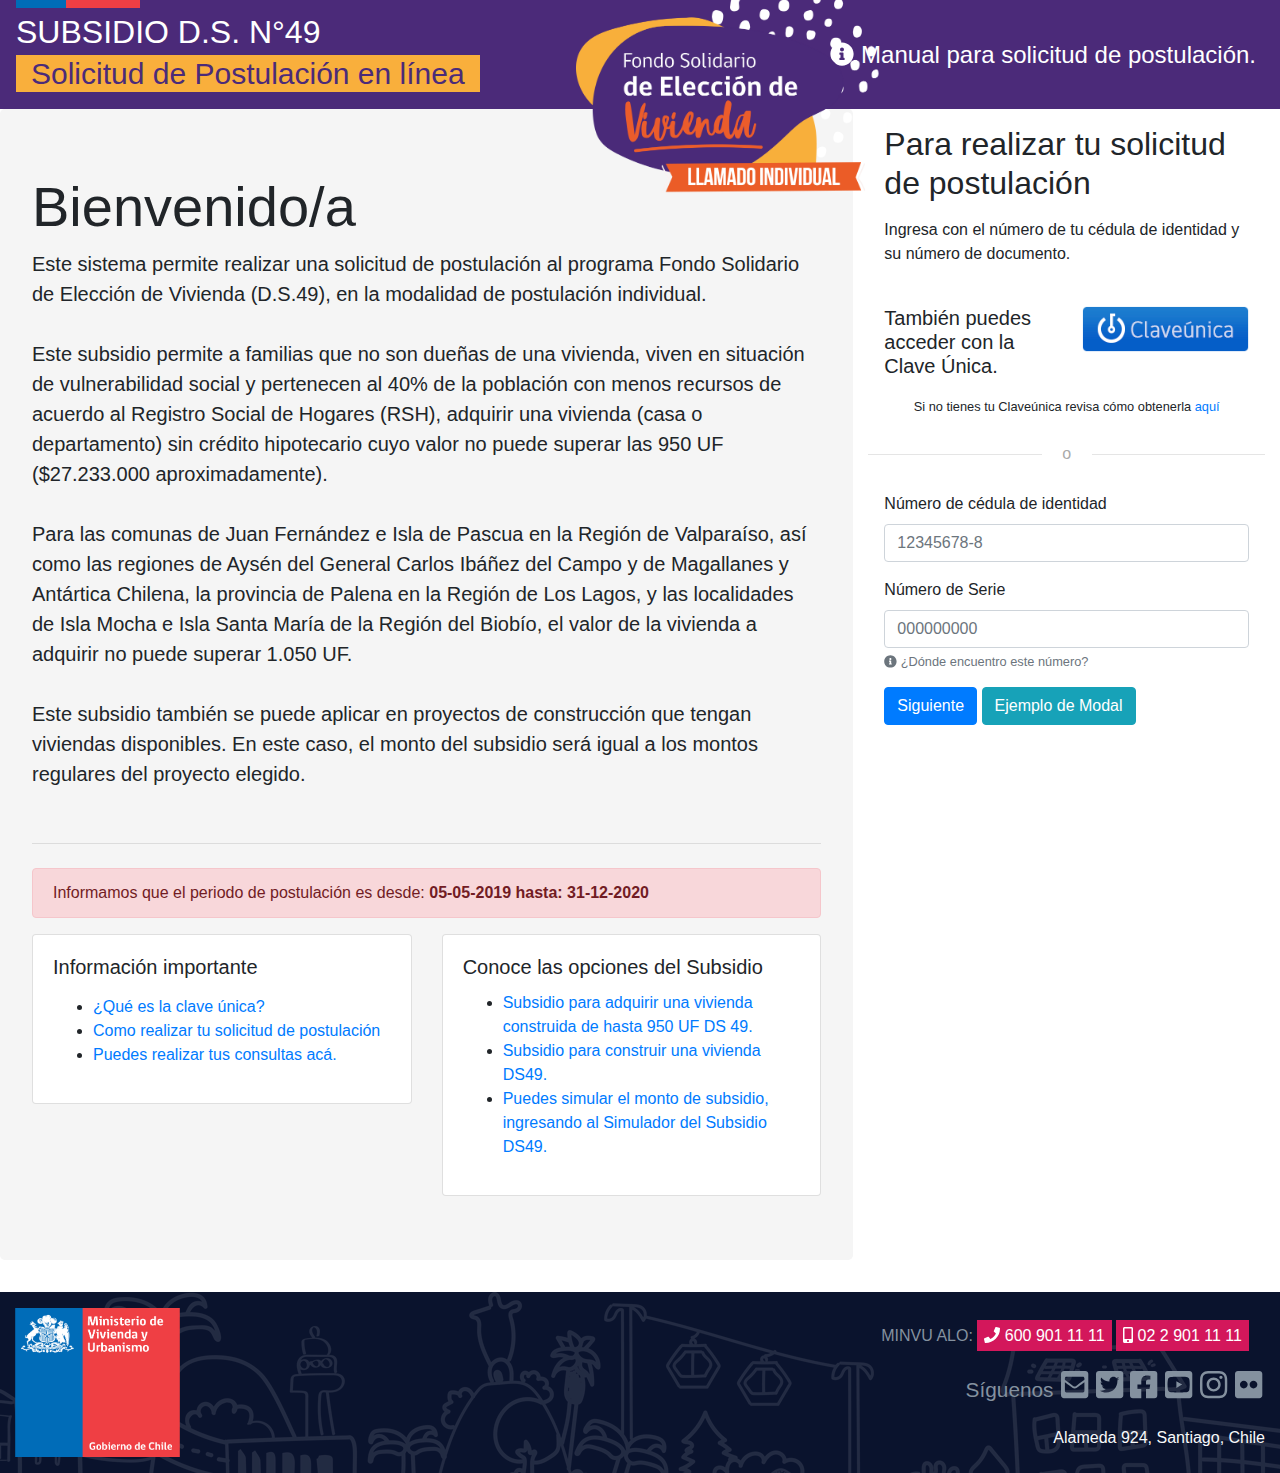
<file: index.html>
<!DOCTYPE html>
<html lang="en">
<head>
<meta charset="utf-8">
<meta http-equiv="X-UA-Compatible" content="IE=edge">
<meta name="viewport" content="width=device-width, initial-scale=1">
<title>Portal de Postulación</title>
<link rel="icon" type="image/png" href="images/favicon.ico" />
<!-- Bootstrap -->
<link href="css/bootstrap-4.4.1.css" rel="stylesheet">
<link href="css/all.css" rel="stylesheet">
<link href="css/ds49.css" rel="stylesheet">
<!--load all styles --> 
<script defer src="js/all.js"></script> <!--load all styles -->


</head>
<body>
<div class="ds49">
  <nav class="navbar navbar-expand-lg navbar-light bg-primary"> <a class="navbar-brand" href="#">
    <h2>Subsidio D.S. N°49</h2>
    <span>Solicitud de Postulación en línea</span> <img class="logo-campana" src="images/logo-ds49.png" alt="DS49 Llamado Individual"> </a>
    <button class="navbar-toggler" type="button" data-toggle="collapse" data-target="#navbarNav" aria-controls="navbarNav" aria-expanded="false" aria-label="Toggle navigation"> <span class="navbar-toggler-icon"></span> </button>
    <div class="collapse navbar-collapse" id="navbarNav">
      <ul class="navbar-nav justify-content-end w-100">
        <li class="nav-item active"> <a class="nav-link manual" href="#"><i class="fas fa-info-circle"></i> Manual para solicitud de postulación.</a> </li>
      </ul>
    </div>
  </nav>
  <!-- body code goes here -->
  
  <div class="container-fluid ">
    <div class="row">
      <div class="col col-sm-6 col-md-8 p-0">
        <div class="jumbotron ds49">
          <h1 class="display-4">Bienvenido/a</h1>
          <p class="lead">Este <strong>sistema permite realizar una solicitud de postulación</strong> al programa Fondo Solidario de Elección de Vivienda (D.S.49), en la modalidad de postulación individual.<br>
            <br>
            Este <strong>subsidio permite a familias que no son dueñas de una vivienda</strong>, viven en situación de vulnerabilidad social y pertenecen al <strong>40% de la población</strong> con menos recursos de acuerdo al Registro Social de Hogares (RSH), <strong>adquirir una vivienda</strong> (casa o departamento) sin crédito hipotecario cuyo valor no puede superar las 950 UF ($27.233.000 aproximadamente).  <br>
            <br>
			  Para las comunas de Juan Fernández e Isla de Pascua en la Región de Valparaíso, así como las regiones de Aysén del General Carlos Ibáñez del Campo y de Magallanes y Antártica Chilena, la provincia de Palena en la Región de Los Lagos, y las localidades de Isla Mocha e Isla Santa María de la Región del Biobío, <strong>el valor de la vivienda a adquirir no puede superar 1.050 UF.</strong> <br>
            <br>

            Este subsidio <strong>también se puede aplicar en proyectos de construcción que tengan viviendas disponibles.</strong> En este caso, el monto del subsidio será igual a los montos regulares del proyecto elegido.

			<br>
            <br>
          </p>
			<hr class="my-4">
          <div class="alert alert-danger">Informamos que el periodo de postulación es desde: <strong>05-05-2019 hasta: 31-12-2020</strong></div>
          <div class="row">
            <div class="col-sm-6">
              <div class="card">
                <div class="card-body">
                  <h5 class="card-title">Información importante</h5>
                  <p class="card-text">
                  <ul>
                    <li><a href="http://postulacionds49.minvu.cl/Home/ClaveUnica" target="_blank">¿Qué es la clave única? </a></li>
                    <li><a href="http://postulacionds49.minvu.cl/Manual_Usuario_Subsidio_DS49.pdf" target="_blank">Como realizar tu solicitud de postulación </a></li>
                    <li><a href="https://www.minvu.cl/contactenos/formulario-de-contacto/" target="_blank">Puedes realizar tus consultas acá.</a></li>
                  </ul>
                  </p>
                </div>
              </div>
            </div>
            <div class="col-sm-6">
              <div class="card">
                <div class="card-body">
                  <h5 class="card-title">Conoce las opciones del Subsidio</h5>
                  <ul>
                    <li><a href="https://www.minvu.cl/beneficio/vivienda/subsidio-para-comprar-una-vivienda-construida-de-hasta-950-uf-ds49/" target="_blank">Subsidio para adquirir una vivienda construida de hasta 950 UF DS 49.</a></li>
                    <li><a href="https://www.minvu.cl/beneficio/vivienda/subsidio-para-adquirir-una-vivienda-construida-de-hasta-950-uf-ds49/" target="_blank">Subsidio para construir una vivienda DS49.</a></li>
                    <li><a href="http://simuladorsubsidiods49.minvu.cl/" target="_blank">Puedes simular el monto de subsidio, ingresando al Simulador del Subsidio DS49.</a></li>
                  </ul>
                </div>
              </div>
            </div>
          </div>
          
        </div>
      </div>
      <div class="col col-sm-6 col-md-4">
        <div class="row p-3">
		<div class="col-12 mb-4">
            <h2 class="mb-3">Para realizar tu solicitud de postulación </h2>
            <p>Ingresa con el número de tu cédula de identidad y su número de documento. </p>
          </div>
          <div class="col-12 col-sm-12 col-sm-12 col-lg-12 col-xl-6 text-left">
            <h5>También puedes acceder con la Clave Única.</h5>
          </div>
          <div class="col-12 col-sm-12 col-sm-12 col-lg-12 col-xl-6 text-center"> <a href="#" title="Clave unica" class="rsh_btn"> <img class="img-fluid" src="images/btn_claveunica_202px.png"> </a> </div>
          <div class="col text-center pt-2"> <small>Si no tienes tu Claveúnica revisa cómo obtenerla <a href="https://claveunica.gob.cl/#steps" target="_blank">aquí</a></small></div>
        </div>
        <div class="login-or">
          <hr class="hr-or">
          <span class="span-or">o</span> </div>
        <div class="p-3">
          
          <form>
            <div class="form-group">
              <label for="exampleInputEmail1">Número de cédula de identidad</label>
              <input type="text" class="form-control" id="exampleInputEmail1" aria-describedby="emailHelp" placeholder="12345678-8">
            </div>
            <div class="form-group">
              <label for="exampleInputPassword1">Número de Serie</label>
              <input type="text" class="form-control" id="exampleInputPassword1" placeholder="000000000">
              <a href="" data-toggle="modal" data-target="#modalcarnet"><small class="form-text text-muted"><i class="fas fa-info-circle"></i> ¿Dónde encuentro este número?</small> </a></div>
            
  	  
			  
			  <!-- Modal -->
<div class="modal fade" id="modalcarnet" tabindex="-1" role="dialog" aria-labelledby="modalcarnetLabel" aria-hidden="true">
  <div class="modal-dialog modal-lg modal-dialog-centered" role="document">
    <div class="modal-content">
      <div class="modal-header">
        <h5 class="modal-title" id="exampleModalLabel">Serie de Cédula</h5>
        <button type="button" class="close" data-dismiss="modal" aria-label="Close">
          <span aria-hidden="true">&times;</span>
        </button>
      </div>
      <div class="modal-body">
       <div class="container-fluid">
                      <div class="row">
                        <div class="col-md-6">Cédula Nueva<br>
                          <img src="images/SD_ CI NUEVA VF.png" class="img-fluid" alt=""/></div>
                        <div class="col-md-6 ml-auto">Cédula Antigua<br>
                          <img src="images/SD_ CI ANTIGUA VF.png" class="img-fluid" alt=""/></div>
                      </div>
	  </div>
      </div>
      <div class="modal-footer">
        <button type="button" class="btn btn-danger" data-dismiss="modal">Cerrar</button> 
      </div>
    </div>
  </div>
</div>
            
            <a href="form.html" class="btn btn-primary">Siguiente</a>
			 
			<button type="button" class="btn btn-info" data-toggle="modal" data-target="#modalejemplo">Ejemplo de Modal</button>  
            
			  
			<!-- Modal Ejemplo -->
            <div class="modal fade" id="modalejemplo" tabindex="-1" role="dialog" aria-labelledby="modalejemploLabel" aria-hidden="true">
  <div class="modal-dialog modal-lg modal-dialog-centered" role="document">
    <div class="modal-content">
      <div class="modal-header">
        <h5 class="modal-title" id="exampleModalLabel">Titulo de Contenido</h5>
        <button type="button" class="close" data-dismiss="modal" aria-label="Close">
          <span aria-hidden="true">&times;</span>
        </button>
      </div>
      <div class="modal-body">
       Lorem Ipsum is simply dummy text of the printing and typesetting industry. Lorem Ipsum has been the industry's standard dummy text ever since the 1500s, when an unknown printer took a galley of type and scrambled it to make a type specimen book. It has survived not only five centuries, but also the leap into electronic typesetting, remaining essentially unchanged. 
		 <hr>
		  <div class="alert alert-primary" role="alert">
  It was popularised in the 1960s with the release of Letraset sheets containing Lorem Ipsum passages, and more recently with desktop publishing software like Aldus PageMaker including versions of Lorem Ipsum.
</div>
		  
      </div>
      <div class="modal-footer">
        <button type="button" class="btn btn-danger" data-dismiss="modal">Cerrar</button> 
      </div>
    </div>
  </div>
</div>
			  
			  <!-- Fin de Modal Ejemplo -->
			  
          </form>
        </div>
      </div>
    </div>
  </div>
</div>
<div id="footer">
  <div class="container-fluid">
    <div class="footer_top">
      <div class="row">
        <div class="col-md-2 logo mb-3"> <img src="images/logo-minvu.svg" alt="http://Minvu"> </div>
        <div class="col-md-10 text-right">
          <div class="contacto p-3"> MINVU ALO: <a href="tel:6009011111" class="fono1" title="Teléfono"><i class="fas fa-phone"></i> 600 901 11 11</a> <a href="tel:0229011111" class="fono1" title="Teléfono"><i class="fas fa-mobile-alt"></i> 02 2 901 11 11</a></div>
          <ul class="redes">
            <li>Síguenos</li>
            <li> <a href="https://www.minvu.cl/contactenos/formulario-de-contacto/" title="Contacto"><i class="fab fas fa-envelope-square"></i></a> </li>
            <li> <a href="https://twitter.com/Minvu" target="_blank" title="Twitter"><i class="fab fa-twitter-square"></i></a> </li>
            <li> <a href="https://www.facebook.com/MinvuChile" target="_blank" title="Facebook"><i class="fab fa-facebook-square"></i></a> </li>
            <li> <a href="https://www.youtube.com/user/Minvuchile" target="_blank" title="Youtube"><i class="fab fa-youtube-square"></i></a> </li>
            <li> <a href="https://www.instagram.com/minvuchile/" target="_blank" title="Instagram"><i class="fab fa-instagram"></i></a> </li>
            <li> <a href="https://www.flickr.com/photos/minvu/sets/" target="_blank" title="Flickr"><i class="fab fa-flickr"></i></a> </li>
          </ul>
          <p class="text-light mb-2">Alameda 924, Santiago, Chile</p>
        </div>
      </div>
    </div>
  </div>
</div>
</div>
<!-- jQuery (necessary for Bootstrap's JavaScript plugins) --> 
<script src="js/jquery-3.4.1.min.js"></script> 

<!-- Include all compiled plugins (below), or include individual files as needed --> 
<script src="js/popper.min.js"></script> 
<script src="js/bootstrap-4.4.1.js"></script>
</body>
</html>
</file>
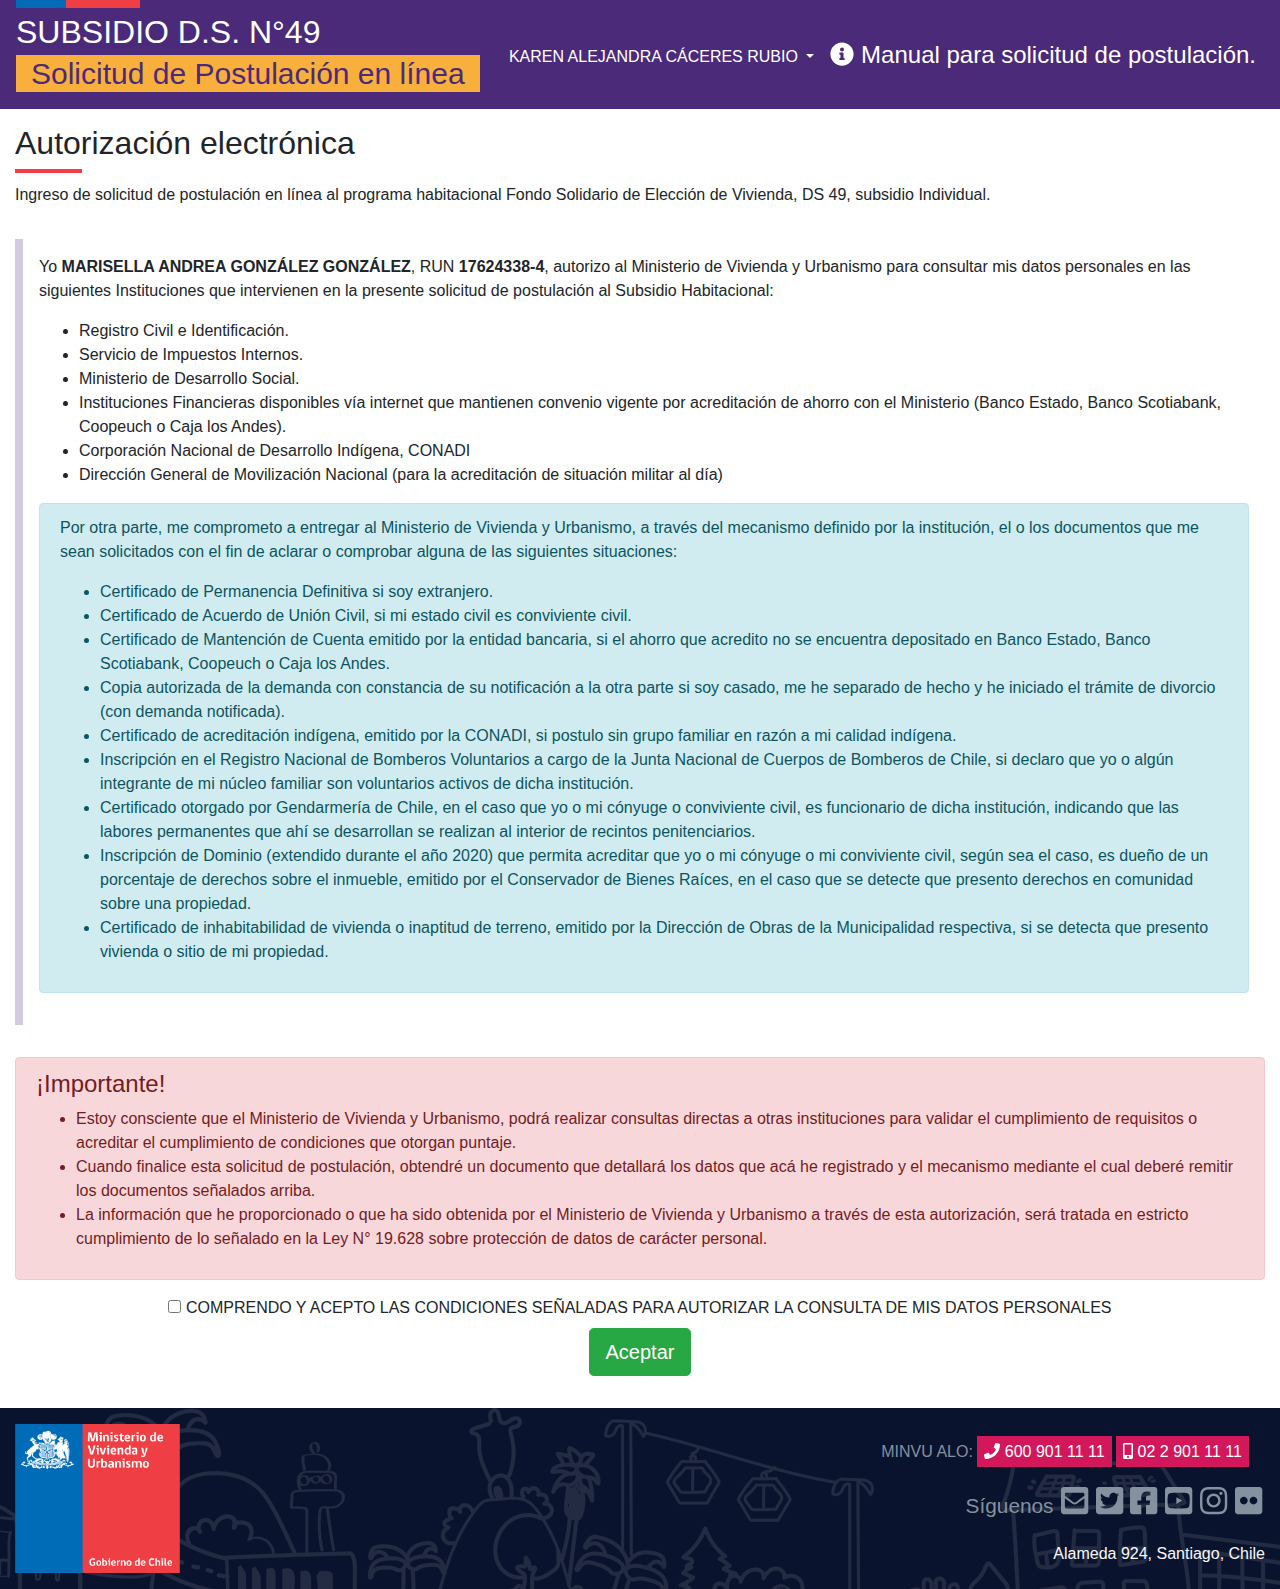
<file: contrato.html>
<!DOCTYPE html>
<html lang="en">
<head>
<meta charset="utf-8">
<meta http-equiv="X-UA-Compatible" content="IE=edge">
<meta name="viewport" content="width=device-width, initial-scale=1">
<title>Portal de Postulación</title>
<link rel="icon" type="image/png" href="images/favicon.ico" />
<!-- Bootstrap -->
<link href="css/bootstrap-4.4.1.css" rel="stylesheet">
<link href="css/all.css" rel="stylesheet">
<link href="css/ds49.css" rel="stylesheet">
<!--load all styles --> 
<script defer src="js/all.js"></script> <!--load all styles --> 
<script defer src="js/step.js"></script> <!--load all styles -->
</head>
<body>
<div class="ds49">
  <nav class="navbar navbar-expand-lg navbar-light bg-primary"> <a class="navbar-brand" href="#">
    <h2>Subsidio D.S. N°49</h2>
    <span>Solicitud de Postulación en línea</span> </a>
    <button class="navbar-toggler" type="button" data-toggle="collapse" data-target="#navbarNav" aria-controls="navbarNav" aria-expanded="false" aria-label="Toggle navigation"> <span class="navbar-toggler-icon"></span> </button>
    <div class="collapse navbar-collapse" id="navbarNav">
      <ul class="navbar-nav justify-content-end w-100">
        <li class="nav-item dropdown pt-2"> <a class="nav-link dropdown-toggle" href="#" id="navbarDropdown" role="button" data-toggle="dropdown" aria-haspopup="true" aria-expanded="false"> KAREN ALEJANDRA CÁCERES RUBIO </a>
          <div class="dropdown-menu" aria-labelledby="navbarDropdown"> <a class="dropdown-item" href="#"><i class="fas fa-user"></i> Perfil</a>
            <div class="dropdown-divider"></div>
            <a class="dropdown-item" href="#"><i class="fas fa-sign-out-alt"></i> Salir</a> </div>
        </li>
        <li class="nav-item"> <a class="nav-link manual" href="#"><i class="fas fa-info-circle"></i> Manual para solicitud de postulación.</a> </li>
      </ul>
    </div>
  </nav>
  <!-- body code goes here -->
  
  <div class="container-fluid">
    <div class="row">
      <div class="col col-sm-12 col-md-12 contrato">
      <div class="page-header mb-4">
        <h1>Autorización electrónica</h1>
		  <p>Ingreso de solicitud de postulación en línea al programa habitacional Fondo Solidario de Elección de Vivienda, DS 49, subsidio Individual.</p>
      </div>
      
      
     
        
        <!--Informacion Persona-->
        <div class="form-horizontal"> 
 
<p>Yo <strong>MARISELLA ANDREA GONZÁLEZ GONZÁLEZ</strong>, RUN <strong>17624338-4</strong>, autorizo al Ministerio de Vivienda y Urbanismo para consultar mis datos personales en las siguientes Instituciones que intervienen en la presente solicitud de postulación al Subsidio Habitacional:</p>
<ul>
<li>Registro Civil e Identificación.</li>
<li>Servicio de Impuestos Internos.</li>
<li>Ministerio de Desarrollo Social.</li>
<li>Instituciones Financieras disponibles vía internet que mantienen convenio vigente por acreditación de ahorro con el Ministerio (Banco Estado, Banco Scotiabank, Coopeuch o Caja los Andes).</li>
<li>Corporación Nacional de Desarrollo Indígena, CONADI</li>
<li>Dirección General de Movilización Nacional (para la acreditación de situación militar al día)</li>
</ul>  

  <div class="alert alert-info">
  <p>Por otra parte, me comprometo a entregar al Ministerio de Vivienda y Urbanismo, a través del mecanismo definido por la institución, el o los documentos que me sean solicitados con el fin de aclarar o comprobar alguna de las siguientes situaciones:
  <ul>
  <li>Certificado de Permanencia Definitiva si soy extranjero.</li>
  <li>Certificado de Acuerdo de Unión Civil, si mi estado civil es conviviente civil.</li>
  <li>Certificado de Mantención de Cuenta emitido por la entidad bancaria, si el ahorro que acredito no se encuentra depositado en Banco Estado, Banco Scotiabank, Coopeuch o Caja los Andes.</li>
  <li>Copia autorizada de la demanda con constancia de su notificación a la otra parte si soy casado, me he separado de hecho y he iniciado el trámite de divorcio (con demanda notificada).</li>
  <li>Certificado de acreditación indígena, emitido por la CONADI, si postulo sin grupo familiar en razón a mi calidad indígena. </li>
  <li>Inscripción en el Registro Nacional de Bomberos Voluntarios a cargo de la Junta Nacional de Cuerpos de Bomberos de Chile, si declaro que yo o algún integrante de mi núcleo familiar son voluntarios activos de dicha institución. </li>
  <li>Certificado otorgado por Gendarmería de Chile, en el caso que yo o mi cónyuge o conviviente civil, es funcionario de dicha institución, indicando que las labores permanentes que ahí se desarrollan se realizan al interior de recintos penitenciarios.</li>
  <li>Inscripción de Dominio (extendido durante el año 2020) que permita acreditar que yo o mi cónyuge o mi conviviente civil, según sea el caso, es dueño de un porcentaje de derechos sobre el inmueble, emitido por el Conservador de Bienes Raíces, en el caso que se detecte que presento derechos en comunidad sobre una propiedad.</li>
  <li>Certificado de inhabitabilidad de vivienda o inaptitud de terreno, emitido por la Dirección de Obras de la Municipalidad respectiva, si se detecta que presento vivienda o sitio de mi propiedad.</li>
  </ul> </p>
  </div>     
       
        </div>
	<div class="alert alert-danger"><h4 class="alert-heading">¡Importante! </h4>
		
		<ul>
		<li>Estoy consciente que el Ministerio de Vivienda y Urbanismo, podrá realizar consultas directas a otras instituciones para validar el cumplimiento de requisitos o acreditar el cumplimiento de condiciones que otorgan puntaje.</li>
		<li>Cuando finalice esta solicitud de postulación, obtendré un documento que detallará los datos que acá he registrado y el mecanismo mediante el cual deberé remitir los documentos señalados arriba.</li>
		<li>La información que he proporcionado o que ha sido obtenida por el Ministerio de Vivienda y Urbanismo a través de esta autorización, será tratada en estricto cumplimiento de lo señalado en la Ley N° 19.628 sobre protección de datos de carácter personal.</li>

		</ul>	
		</div>
		
<div class="col-md-12" style="text-align:center">
                    <input class="" id="Autorizacion_Estado" name="Autorizacion.Estado" type="checkbox" value="true"><input name="Autorizacion.Estado" type="hidden" value="false">
                    <label>COMPRENDO Y ACEPTO LAS CONDICIONES SEÑALADAS PARA AUTORIZAR LA CONSULTA DE MIS DATOS PERSONALES </label>
</div>
		<div class="col-md-12" style="text-align:center">
                        <input type="submit" id="btnAceptar" value="Aceptar" class="btn-lg btn btn-success" onclick="ShowLoading();">
                    </div>
        
       
        
       
      
      
      
    </div>
  </div>
</div>
<div id="footer">
  <div class="container-fluid">
    <div class="footer_top">
      <div class="row">
        <div class="col-md-2 logo mb-3"> <img src="images/logo-minvu.svg" alt="http://Minvu"> </div>
        <div class="col-md-10 text-right">
          <div class="contacto p-3"> MINVU ALO: <a href="tel:6009011111" class="fono1" title="Teléfono"><i class="fas fa-phone"></i> 600 901 11 11</a> <a href="tel:0229011111" class="fono1" title="Teléfono"><i class="fas fa-mobile-alt"></i> 02 2 901 11 11</a></div>
          <ul class="redes">
            <li>Síguenos</li>
            <li> <a href="https://www.minvu.cl/contactenos/formulario-de-contacto/" title="Contacto"><i class="fab fas fa-envelope-square"></i></a> </li>
            <li> <a href="https://twitter.com/Minvu" target="_blank" title="Twitter"><i class="fab fa-twitter-square"></i></a> </li>
            <li> <a href="https://www.facebook.com/MinvuChile" target="_blank" title="Facebook"><i class="fab fa-facebook-square"></i></a> </li>
            <li> <a href="https://www.youtube.com/user/Minvuchile" target="_blank" title="Youtube"><i class="fab fa-youtube-square"></i></a> </li>
            <li> <a href="https://www.instagram.com/minvuchile/" target="_blank" title="Instagram"><i class="fab fa-instagram"></i></a> </li>
            <li> <a href="https://www.flickr.com/photos/minvu/sets/" target="_blank" title="Flickr"><i class="fab fa-flickr"></i></a> </li>
          </ul>
          <p class="text-light mb-2">Alameda 924, Santiago, Chile</p>
        </div>
      </div>
    </div>
  </div>
</div>

<!-- jQuery (necessary for Bootstrap's JavaScript plugins) --> 
<script src="js/jquery-3.4.1.min.js"></script> 

<!-- Include all compiled plugins (below), or include individual files as needed --> 
<script src="js/popper.min.js"></script>
<script src="js/bootstrap.bundle.min.js"></script> 
<script src="js/bootstrap-4.4.1.js"></script>
</body>
</html>
</file>
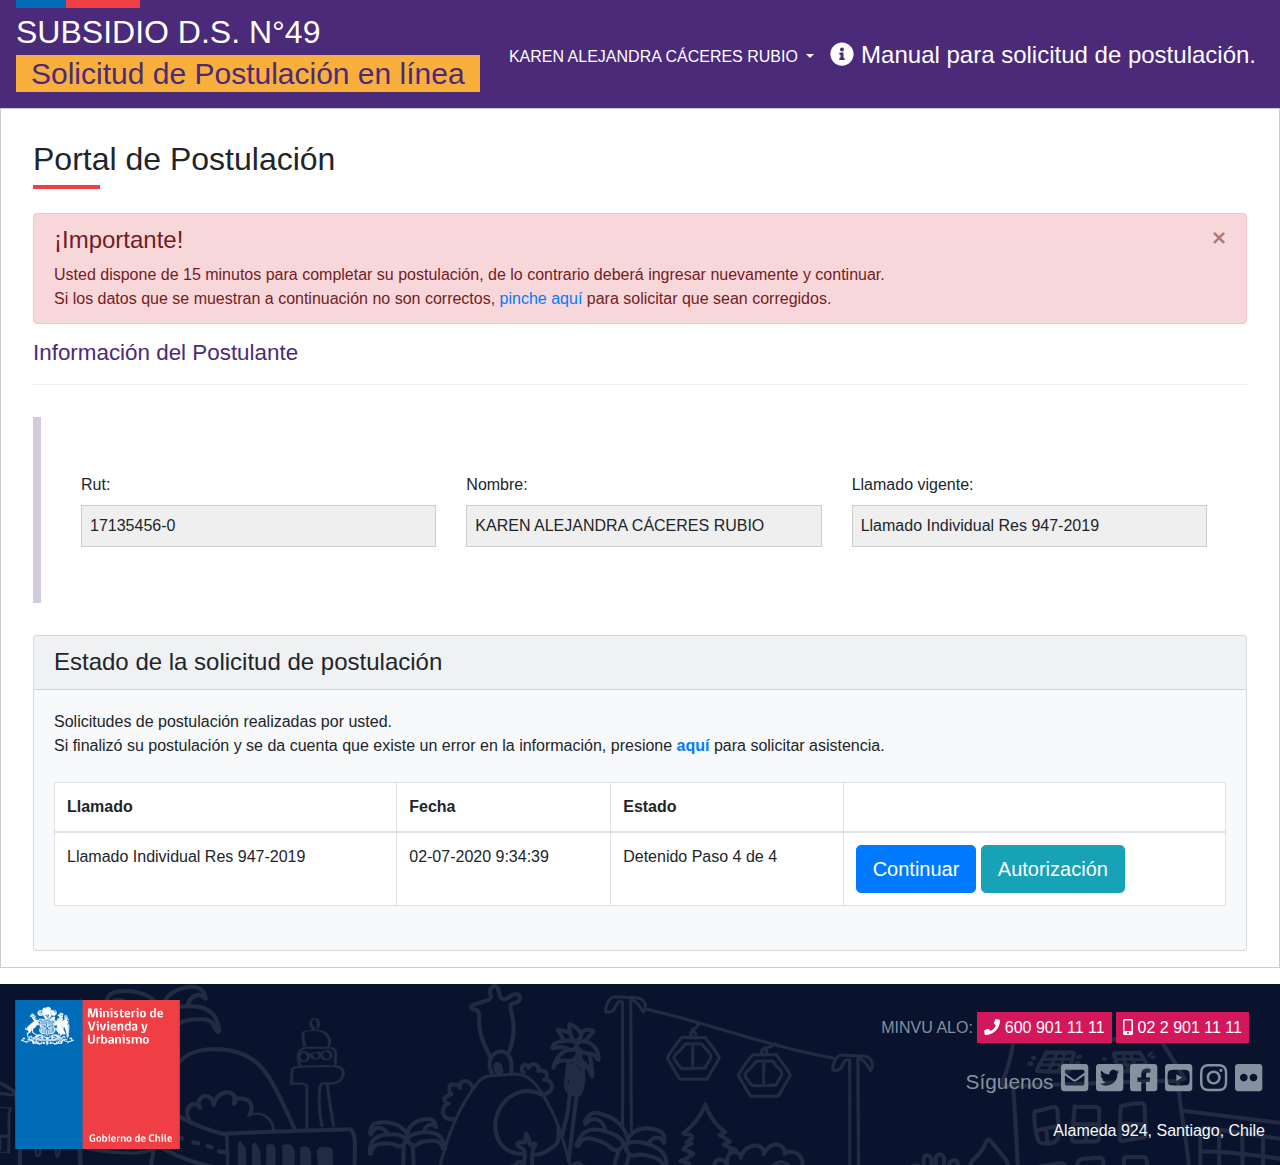
<file: form.html>
<!DOCTYPE html>
<html lang="en">
<head>
<meta charset="utf-8">
<meta http-equiv="X-UA-Compatible" content="IE=edge">
<meta name="viewport" content="width=device-width, initial-scale=1">
<title>Portal de Postulación</title>
<link rel="icon" type="image/png" href="images/favicon.ico" />
<!-- Bootstrap -->
<link href="css/bootstrap-4.4.1.css" rel="stylesheet">
<link href="css/all.css" rel="stylesheet">
<link href="css/ds49.css" rel="stylesheet">
<!--load all styles --> 
<script defer src="js/all.js"></script> <!--load all styles --> 
<script defer src="js/step.js"></script> <!--load all styles -->
</head>
<body>
<div class="ds49">
  <nav class="navbar navbar-expand-lg navbar-light bg-primary"> <a class="navbar-brand" href="#">
    <h2>Subsidio D.S. N°49</h2>
    <span>Solicitud de Postulación en línea</span> </a>
    <button class="navbar-toggler" type="button" data-toggle="collapse" data-target="#navbarNav" aria-controls="navbarNav" aria-expanded="false" aria-label="Toggle navigation"> <span class="navbar-toggler-icon"></span> </button>
    <div class="collapse navbar-collapse" id="navbarNav">
      <ul class="navbar-nav justify-content-end w-100">
        <li class="nav-item dropdown pt-2"> <a class="nav-link dropdown-toggle" href="#" id="navbarDropdown" role="button" data-toggle="dropdown" aria-haspopup="true" aria-expanded="false"> KAREN ALEJANDRA CÁCERES RUBIO </a>
          <div class="dropdown-menu" aria-labelledby="navbarDropdown"> <a class="dropdown-item" href="#"><i class="fas fa-user"></i> Perfil</a>
            <div class="dropdown-divider"></div>
            <a class="dropdown-item" href="#"><i class="fas fa-sign-out-alt"></i> Salir</a> </div>
        </li>
        <li class="nav-item"> <a class="nav-link manual" href="#"><i class="fas fa-info-circle"></i> Manual para solicitud de postulación.</a> </li>
      </ul>
    </div>
  </nav>
  <!-- body code goes here -->
  
  <div class="container-fluid">
    <div class="row">
      <div class="col col-sm-12 col-md-12 formulario">
      <div class="page-header mb-4">
        <h1>Portal de Postulación</h1>
      </div>
      <div class="alert alert-danger alert-dismissible" role="alert">
        <button type="button" class="close" data-dismiss="alert"><span aria-hidden="true">×</span><span class="sr-only">Close</span></button>
        <h4 class="alert-heading">¡Importante!</h4>
        Usted dispone de 15 minutos para completar su postulación, de lo contrario deberá ingresar nuevamente y continuar. <br>
        Si los datos que se muestran a continuación no son correctos, <a href="https://www.minvu.cl/contactenos/tramites/" target="_blank">pinche aquí</a> para solicitar que sean corregidos. </div>
      <h3 class="title-section">Información del Postulante</h3>
      <form action="/FormularioPortal" id="formPortal" method="post" novalidate="novalidate">
        <input name="__RequestVerificationToken" type="hidden" value="VbrmZVKIYdhy9T7cNUbat0q92koHByhvbJkUG_CarLzw1TytKQIEgR1vrpzp_IKhbQARwn154vw7LR3Ik-zLLAqiZE6UTBA3dEOogZpnoX0szz_JeB0s520YzkTl5ZKIOjFxtJBxwIncmd2wJaZDPQ2">
        <script type="text/javascript">
    $(document).ready(function () {

        var isValid = 'true';

        if (isValid != 'true') {
            $('#ValidationModal').modal('show');
        }

    });

</script>
        <div class="modal fade" id="ValidationModal" tabindex="-1" role="dialog" aria-labelledby="ModalLabel" aria-hidden="true">
          <div class="modal-dialog">
            <div class="modal-content">
              <div class="modal-header">
                <button type="button" class="close" data-dismiss="modal"><span aria-hidden="true">×</span><span class="sr-only">Cerrar</span></button>
                <h4 class="modal-title" id="ModalLabel">Observaciones</h4>
              </div>
              <div class="modal-body">
                <div class="validation-summary-valid" data-valmsg-summary="true" id="validationSummary">
                  <ul>
                    <li style="display:none"></li>
                  </ul>
                </div>
                <span id="mensajeValidacionAux" class="validation-summary-errors"></span> </div>
              <div class="modal-footer">
                <button type="button" class="btn btn-default" data-dismiss="modal">Cerrar</button>
              </div>
            </div>
          </div>
        </div>
        
        <!--Informacion Persona-->
        <div class="form-horizontal"> 
          
          <!--Hidden Stuff-->
          <input data-val="true" data-val-required="Los nombres son obligatorio." id="Persona_Nombres" name="Persona.Nombres" type="hidden" value="KAREN ALEJANDRA">
          <input data-val="true" data-val-required="El apellido paterno es obligatorio." id="Persona_ApellidoPaterno" name="Persona.ApellidoPaterno" type="hidden" value="CÁCERES">
          <input id="Persona_ApellidoMaterno" name="Persona.ApellidoMaterno" type="hidden" value="RUBIO">
          <input data-val="true" data-val-required="El genero es obligatorio." id="Persona_Sexo" name="Persona.Sexo" type="hidden" value="Femenino">
          <input type="hidden" id="hdn_estado_civil" value="1">
          <div class="form-group row p-4">
            <div class="col-md-4">
              <label class="control-label" for="Persona_Rut_RutCompleto">Rut: </label>
              <div class="control-display"> 17135456-0 </div>
            </div>
            <div class="col-md-4">
              <label class="control-label" for="Persona_NombreCompleto">Nombre: </label>
              <div class="control-display"> KAREN ALEJANDRA CÁCERES RUBIO </div>
            </div>
            <div class="col-md-4">
              <label class="control-label" for="Llamado_Nombre">Llamado vigente: </label>
              <div class="control-display"> Llamado Individual Res 947-2019 </div>
            </div>
          </div>
        </div>
        <div class="card bg-light">
          <h4 class="card-header">Estado de la solicitud de postulación</h4>
          <div class="card-body"> 
            <!--Solicitudes de postulacion--> 
            
            <!-- Notificación de ejemplo -->
            <p class="card-text"> Solicitudes de postulación realizadas por usted. <br>
              Si finalizó su postulación y se da cuenta que existe un error en la información, presione <strong><a href="http://portalsiac.minvu.cl/" target="_blank">aquí</a></strong> para solicitar asistencia.</p>
            <input type="hidden" id="hdn_estado_solicitud" value="4">
            <div class="table-responsive mt-4 mb-2 ">
              <table class="table table-bordered bg-white">
                <thead>
                  <tr>
                    <th> Llamado </th>
                    <th> Fecha </th>
                    <th> Estado </th>
                    <th> </th>
                  </tr>
                </thead>
                <tbody>
                  <tr>
                    <td> Llamado Individual Res 947-2019 </td>
                    <td> 02-07-2020 9:34:39 </td>
                    <td> Detenido Paso 4 de 4 </td>
                    <td><input data-val="true" data-val-number="The field idSolicitud must be a number." data-val-required="The idSolicitud field is required." id="hdnIdSolicitud" name="Solicitud.idSolicitud" type="hidden" value="205014">
                      <a href="form1.html" id="btnSave" value="Continuar" name="Command" class="btn-lg btn btn-primary">Continuar</a> <a href="contrato.html" value="Contrato" name="Command" class="btn-lg btn btn-info">Autorización</a></td>
                  </tr>
                </tbody>
              </table>
            </div>
          </div>
        </div>
       
        <div class="modal fade" id="FinProcesoDialog" tabindex="-1" role="dialog" aria-labelledby="ModalLabel" aria-hidden="true">
          <div class="modal-dialog">
            <div class="modal-content">
              <div class="modal-header">
                <button type="button" class="close" data-dismiss="modal"><span aria-hidden="true">×</span><span class="sr-only">Cerrar</span></button>
                <h4 class="modal-title" id="ModalLabel">¡Importante!</h4>
              </div>
              <div class="modal-body" style="text-align:center">
                <p>Estimad@ KAREN ALEJANDRA CÁCERES RUBIO</p>
                <p>¡El proceso de postulación ha finalizado de forma exitosa!</p>
                <p>Ahora puede <strong>descargar el comprobante de su postulación</strong> desde el portal.</p>
              </div>
              <div class="modal-footer">
                <button type="button" class="btn btn-default" data-dismiss="modal">Cerrar</button>
              </div>
            </div>
          </div>
        </div>
        <div class="modal fade" id="UnionCivil" tabindex="-1" role="dialog" aria-labelledby="ModalLabel" aria-hidden="true">
          <div class="modal-dialog">
            <div class="modal-content">
              <div class="modal-header">
                <button type="button" class="close" data-dismiss="modal"><span aria-hidden="true">×</span><span class="sr-only">Cerrar</span></button>
                <h4 class="modal-title" id="ModalLabel">¡Importante!</h4>
              </div>
              <div class="modal-body" style="text-align:center">
                <p>Estimad@ KAREN ALEJANDRA CÁCERES RUBIO</p>
                <p>No es posible cursar su postulación en línea, debido a que su estado civíl no ha sido informado por el Servicio de Registro Civíl e Identificación.</p>
                <p>Para efectuar su postulación debe acercarse al SERVIU más cercano reservando su hora <strong><a href="https://www.minvu.cl/contactenos/tramites/" target="_blank">aquí</a></strong>.</p>
              </div>
              <div class="modal-footer">
                <button type="button" class="btn btn-default" data-dismiss="modal">Cerrar</button>
              </div>
            </div>
          </div>
        </div>
      </form>
      <div class="modal fade" id="loading">
        <div class="modal-dialog">
          <div class="modal-content">
            <div class="modal-body" style="text-align:center">
              <p><span class="glyphicon glyphicon-refresh glyphicon-refresh-animate"></span> Espere mientras se realizan las validaciones necesarias para continuar con su postulación.</p>
            </div>
          </div>
          <!-- /.modal-content --> 
        </div>
        <!-- /.modal-dialog --> 
      </div>
      <!-- /.modal -->
      
      <div class="modal fade" id="loadingBanco">
        <div class="modal-dialog">
          <div class="modal-content">
            <div class="modal-body" style="text-align:center">
              <p><span class="glyphicon glyphicon-refresh glyphicon-refresh-animate"></span> Espere mientras se realiza la consulta a su entidad financiera.</p>
            </div>
          </div>
          <!-- /.modal-content --> 
        </div>
        <!-- /.modal-dialog --> 
      </div>
      <!-- /.modal --> 
      
    </div>
  </div>
</div>
<div id="footer">
  <div class="container-fluid">
    <div class="footer_top">
      <div class="row">
        <div class="col-md-2 logo mb-3"> <img src="images/logo-minvu.svg" alt="http://Minvu"> </div>
        <div class="col-md-10 text-right">
          <div class="contacto p-3"> MINVU ALO: <a href="tel:6009011111" class="fono1" title="Teléfono"><i class="fas fa-phone"></i> 600 901 11 11</a> <a href="tel:0229011111" class="fono1" title="Teléfono"><i class="fas fa-mobile-alt"></i> 02 2 901 11 11</a></div>
          <ul class="redes">
            <li>Síguenos</li>
            <li> <a href="https://www.minvu.cl/contactenos/formulario-de-contacto/" title="Contacto"><i class="fab fas fa-envelope-square"></i></a> </li>
            <li> <a href="https://twitter.com/Minvu" target="_blank" title="Twitter"><i class="fab fa-twitter-square"></i></a> </li>
            <li> <a href="https://www.facebook.com/MinvuChile" target="_blank" title="Facebook"><i class="fab fa-facebook-square"></i></a> </li>
            <li> <a href="https://www.youtube.com/user/Minvuchile" target="_blank" title="Youtube"><i class="fab fa-youtube-square"></i></a> </li>
            <li> <a href="https://www.instagram.com/minvuchile/" target="_blank" title="Instagram"><i class="fab fa-instagram"></i></a> </li>
            <li> <a href="https://www.flickr.com/photos/minvu/sets/" target="_blank" title="Flickr"><i class="fab fa-flickr"></i></a> </li>
          </ul>
          <p class="text-light mb-2">Alameda 924, Santiago, Chile</p>
        </div>
      </div>
    </div>
  </div>
</div>

<!-- jQuery (necessary for Bootstrap's JavaScript plugins) --> 
<script src="js/jquery-3.4.1.min.js"></script> 

<!-- Include all compiled plugins (below), or include individual files as needed --> 
<script src="js/popper.min.js"></script>
<script src="js/bootstrap.bundle.min.js"></script> 
<script src="js/bootstrap-4.4.1.js"></script>
</body>
</html>
</file>
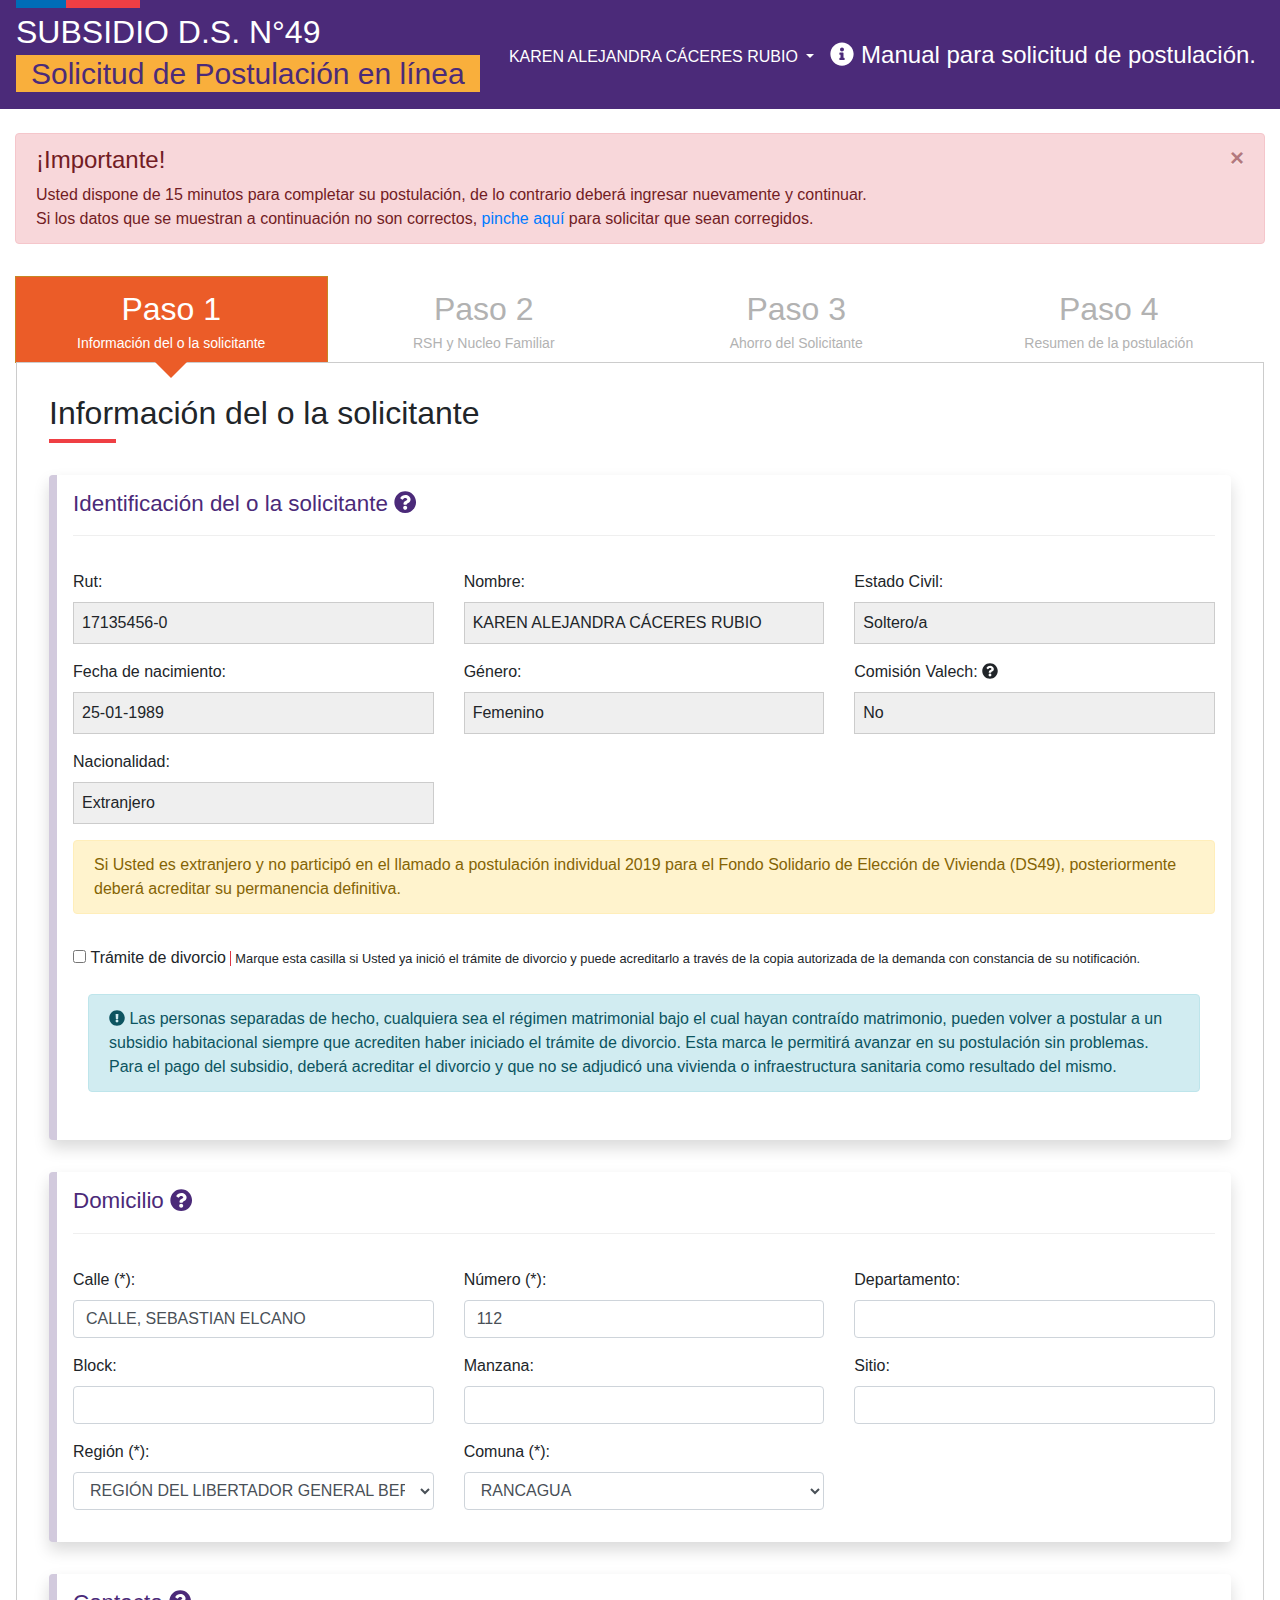
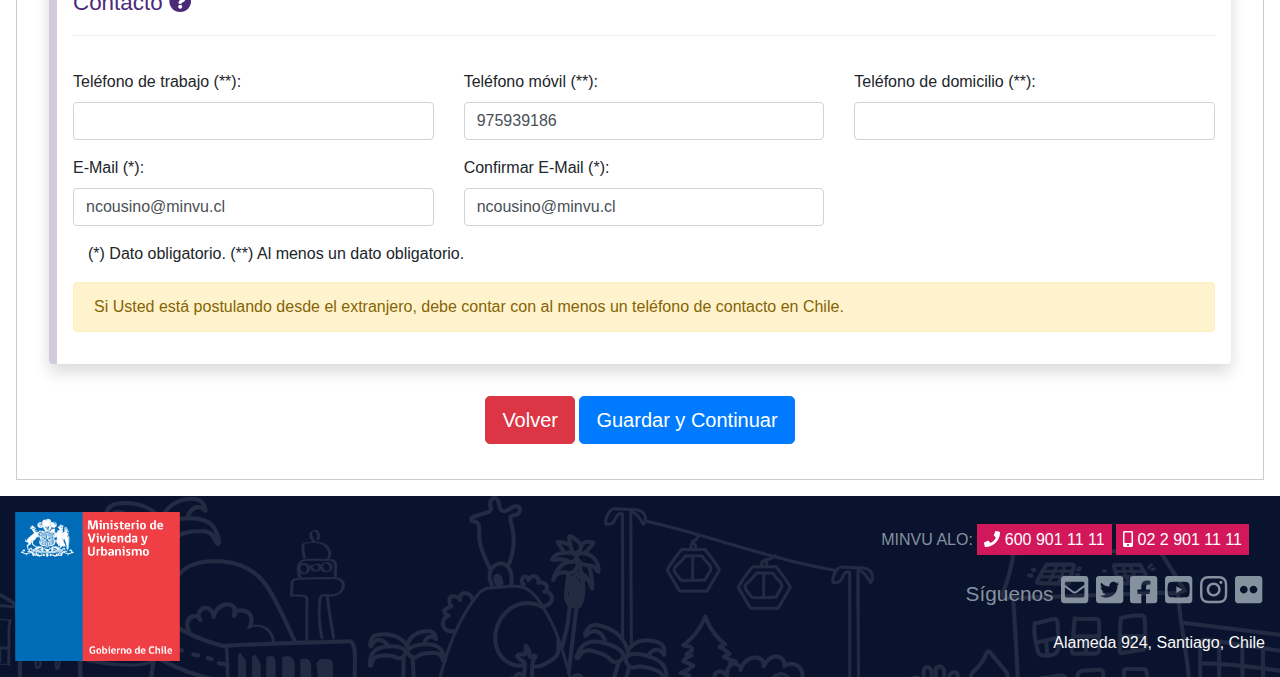
<file: form1.html>
<!DOCTYPE html>
<html lang="en">
<head>
<meta charset="utf-8">
<meta http-equiv="X-UA-Compatible" content="IE=edge">
<meta name="viewport" content="width=device-width, initial-scale=1">
<title>Portal de Postulación</title>
<link rel="icon" type="image/png" href="images/favicon.ico" />
<!-- Bootstrap -->
<link href="css/bootstrap-4.4.1.css" rel="stylesheet">
<link href="css/all.css" rel="stylesheet">
<link href="css/ds49.css" rel="stylesheet">
<!--load all styles --> 
<script defer src="js/all.js"></script> <!--load all styles --> 
<script defer src="js/step.js"></script> <!--load all styles -->

</head>
<body>
<div class="ds49">
  <nav class="navbar navbar-expand-lg navbar-light bg-primary"> <a class="navbar-brand" href="#">
    <h2>Subsidio D.S. N°49</h2>
    <span>Solicitud de Postulación en línea</span> </a>
    <button class="navbar-toggler" type="button" data-toggle="collapse" data-target="#navbarNav" aria-controls="navbarNav" aria-expanded="false" aria-label="Toggle navigation"> <span class="navbar-toggler-icon"></span> </button>
    <div class="collapse navbar-collapse" id="navbarNav">
      <ul class="navbar-nav justify-content-end w-100">
        <li class="nav-item dropdown pt-2"> <a class="nav-link dropdown-toggle" href="#" id="navbarDropdown" role="button" data-toggle="dropdown" aria-haspopup="true" aria-expanded="false"> KAREN ALEJANDRA CÁCERES RUBIO </a>
          <div class="dropdown-menu" aria-labelledby="navbarDropdown"> <a class="dropdown-item" href="#"><i class="fas fa-user"></i> Perfil</a>
            <div class="dropdown-divider"></div>
            <a class="dropdown-item" href="#"><i class="fas fa-sign-out-alt"></i> Salir</a> </div>
        </li>
        <li class="nav-item"> <a class="nav-link manual" href="#"><i class="fas fa-info-circle"></i> Manual para solicitud de postulación.</a> </li>
      </ul>
    </div>
  </nav>
  <!-- body code goes here -->
  
  <div class="container-fluid">
    <div class="alert alert-danger alert-dismissible mt-4" role="alert">
        <button type="button" class="close" data-dismiss="alert"><span aria-hidden="true">×</span><span class="sr-only">Close</span></button>
		<h4 class="alert-heading">¡Importante!</h4>
        
        Usted dispone de 15 minutos para completar su postulación, de lo contrario deberá ingresar nuevamente y continuar. <br>
        Si los datos que se muestran a continuación no son correctos, <a href="https://www.minvu.cl/contactenos/tramites/" target="_blank">pinche aquí</a> para solicitar que sean corregidos. </div>
    <div class="wizard">
      <div class="wizard-inner">
        <div class="process">
          <ul class="process-row nav nav-tabs" id="myTab" role="tablist">
            <li class="process-step nav-item"> <a class="nav-link active" id="home-tab" data-toggle="tab" href="#home" role="tab" aria-controls="home" aria-selected="true">Paso 1<small>Información del o la solicitante</small></a> </li>
            <li class="process-step nav-item"> <a class="nav-link" id="profile-tab" data-toggle="tab" href="#profile" role="tab" aria-controls="profile" aria-selected="false">Paso 2<small>RSH y Nucleo Familiar </small></a> </li>
            <li class="process-step nav-item"> <a class="nav-link" id="contact-tab" data-toggle="tab" href="#contact" role="tab" aria-controls="contact" aria-selected="false">Paso 3<small>Ahorro del Solicitante</small></a> </li>
            
            <li class="process-step nav-item"> <a class="nav-link" id="resumen-tab" data-toggle="tab" href="#resumen" role="tab" aria-controls="resumen" aria-selected="false">Paso 4<small>Resumen de la postulación</small></a> </li>
          </ul>
        </div>
        <div class="tab-content" id="myTabContent">
          <div class="tab-pane fade show active" id="home" role="tabpanel" aria-labelledby="home-tab"> 
            <!-- PASO 1 -->
            
            <div class="row">
              <div class="col col-sm-12 col-md-12 formulario">
                <div class="page-header mb-4">
                  <h1>Información del o la solicitante </h1>
                </div>
                <form action="/FormularioIdentificacion" id="formIdentificacion" method="post" novalidate="novalidate">
                  <input name="__RequestVerificationToken" type="hidden" value="omag-gz8mYgbO1-LiHlnfvEPBbjcwjBT6i38K4iFtDfYd3Mu2aOaqEJqlIcCMpLESWdzwrKfzXZZXzW9VOFDW8C-QXqQsfBuQNr-EnMUGBRbQipfGaYhQCdAkHo0097aZlFKHrDfW--tos3RFzReMg2">
                  <script type="text/javascript">
    $(document).ready(function () {

        var isValid = 'true';

        if (isValid != 'true') {
            $('#ValidationModal').modal('show');
        }

    });

</script>
                  <div class="modal fade" id="ValidationModal" tabindex="-1" role="dialog" aria-labelledby="ModalLabel" aria-hidden="true">
                    <div class="modal-dialog">
                      <div class="modal-content">
                        <div class="modal-header">
                          <button type="button" class="close" data-dismiss="modal"><span aria-hidden="true">×</span><span class="sr-only">Cerrar</span></button>
                          <h4 class="modal-title" id="ModalLabel">Observaciones</h4>
                        </div>
                        <div class="modal-body">
                          <div class="validation-summary-valid" data-valmsg-summary="true" id="validationSummary">
                            <ul>
                              <li style="display:none"></li>
                            </ul>
                          </div>
                          <span id="mensajeValidacionAux" class="validation-summary-errors"></span> </div>
                        <div class="modal-footer">
                          <button type="button" class="btn btn-default" data-dismiss="modal">Cerrar</button>
                        </div>
                      </div>
                    </div>
                  </div>
                  <input data-val="true" data-val-required="Los nombres son obligatorio." id="Persona_Nombres" name="Persona.Nombres" type="hidden" value="KAREN ALEJANDRA">
                  <input data-val="true" data-val-required="El apellido paterno es obligatorio." id="Persona_ApellidoPaterno" name="Persona.ApellidoPaterno" type="hidden" value="CÁCERES">
                  <input id="Persona_ApellidoMaterno" name="Persona.ApellidoMaterno" type="hidden" value="RUBIO">
                  <input data-val="true" data-val-required="El genero es obligatorio." id="Persona_Sexo" name="Persona.Sexo" type="hidden" value="Femenino">
                  <div class="form-horizontal shadow bg-white rounded">
                    <h3 class="title-section">Identificación del o la solicitante <a class="ayuda-icono" data-container="body" data-toggle="popover" data-placement="right" data-content="Los datos que se detallan en esta sección se obtuvieron del Servicio de Registro Civil e Identificación."><i class="fas fa-question-circle"></i></a></h3>
                    <div class="form-group row">
                      <div class="col-md-4">
                        <label class="control-label" for="Persona_Rut_RutCompleto">Rut: </label>
                        <div class="control-display"> 17135456-0 </div>
                      </div>
                      <div class="col-md-4">
                        <label class="control-label" for="Persona_NombreCompleto">Nombre: </label>
                        <div class="control-display"> KAREN ALEJANDRA CÁCERES RUBIO </div>
                      </div>
                      <div class="col-md-4">
                        <label class="control-label" for="Persona_EstadoCivil">Estado Civil: </label>
                        <div class="control-display"> Soltero/a </div>
                      </div>
                      <div class="col-md-4">
                        <label class="control-label" for="Persona_FechaNacimiento">Fecha de nacimiento: </label>
                        <div class="control-display"> 25-01-1989 </div>
                      </div>
                      <div class="col-md-4">
                        <label class="control-label" for="Persona_Sexo">Género: </label>
                        <div class="control-display"> Femenino </div>
                      </div>
						<div class="col-md-4">
                        <label class="control-label" for="Persona_Nacionalidad">Comisión Valech: <a class="ayuda-icono" data-container="body" data-toggle="popover" data-placement="right" data-content="Esta información se obtuvo de  la Comisión Nacional sobre Prisión Política y Tortura (2003) y de la Comisión Asesora para la Calificación de Detenidos Desaparecidos, Ejecutados Políticos y Víctimas de Prisión Política y Tortura (2011)."><i class="fas fa-question-circle"></i></a></label>
                        <div class="control-display"> No </div>
                      </div>
                      <div class="col-md-4">
                        <label class="control-label" for="Persona_Nacionalidad">Nacionalidad: </label>
                        <div class="control-display"> Extranjero </div>
                      </div>
						
						<div class="col-md-12 mt-3">
						<div class="alert alert-warning" role="alert">Si Usted es extranjero y no participó en el llamado a postulación individual 2019 para el Fondo Solidario de Elección de Vivienda (DS49), posteriormente deberá acreditar su permanencia definitiva.
</div>
						</div>
					  <div class="col-md-12">	
						 <input class="control-display" type="checkbox" value="" id="defaultCheck1">
						  <label class="control-label" for="defaultCheck1">
							Trámite de divorcio
						  </label>
							<small class="border-left pl-1 border-danger">Marque esta casilla si Usted ya inició el trámite de divorcio y puede acreditarlo a través de la copia autorizada de la demanda  con constancia de su notificación.</small>
						  <div class="col-md-12 mt-3">
						<div class="alert alert-info" role="alert"><i class="fas fa-exclamation-circle"></i> Las personas separadas de hecho, cualquiera sea el régimen matrimonial bajo el cual hayan contraído matrimonio, pueden volver a postular a un subsidio habitacional siempre que acrediten haber iniciado el trámite de divorcio. Esta marca le permitirá avanzar en su postulación sin problemas. Para el pago del subsidio, deberá acreditar el divorcio y que no se adjudicó una vivienda o infraestructura sanitaria como resultado del mismo.</div>
						</div>
						</div>
                    </div>
                  </div>
                </form>
                
                <!-- Formulario del paso 2 que se agrega al paso 1 -->
                
                <form action="/FormularioContacto" id="formContacto" method="post" novalidate="novalidate">
                  <input name="__RequestVerificationToken" type="hidden" value="CzzAAE0z7YFRxbaysPo7eVpp8Z1oowr0W-zFDqCF0Ce0SjFUNGPX0geieXTVDvz98YAkUyZVN0f4s6sum3Dg4mHPWkqe1GetfAvNdR2h3FFdZ485tQc13TLAQpiRWf7-2hcEgGUJa29FjbryOE-1Cg2">
                  <script type="text/javascript">
    $(document).ready(function () {

        var isValid = 'true';

        if (isValid != 'true') {
            $('#ValidationModal').modal('show');
        }

    });

</script>
                  <div class="modal fade" id="ValidationModal" tabindex="-1" role="dialog" aria-labelledby="ModalLabel" aria-hidden="true">
                    <div class="modal-dialog">
                      <div class="modal-content">
                        <div class="modal-header">
                          <button type="button" class="close" data-dismiss="modal"><span aria-hidden="true">×</span><span class="sr-only">Cerrar</span></button>
                          <h4 class="modal-title" id="ModalLabel">Observaciones</h4>
                        </div>
                        <div class="modal-body">
                          <div class="validation-summary-valid" data-valmsg-summary="true" id="validationSummary">
                            <ul>
                              <li style="display:none"></li>
                            </ul>
                          </div>
                          <span id="mensajeValidacionAux" class="validation-summary-errors"></span> </div>
                        <div class="modal-footer">
                          <button type="button" class="btn btn-default" data-dismiss="modal">Cerrar</button>
                        </div>
                      </div>
                    </div>
                  </div>
                  <div class="form-horizontal shadow bg-white rounded">
                    <h3 class="title-section">Domicilio <a class="ayuda-icono" data-container="body" data-toggle="popover" data-placement="right" data-content="Los datos que se despliegan en esta sección se obtuvieron de su Registro Social de Hogares. Modifique la información si la dirección no es correcta."><i class="fas fa-question-circle"></i></a></h3>
                    <div class="form-group row">
                      <div class="col-md-4">
                        <label class="control-label" for="Domicilio_Calle">Calle (*): </label>
                        <input class="form-control" data-val="true" data-val-regex="Existen caracteres inválidos." data-val-regex-pattern="(^[0-9A-ZñÑáéíóúüÁÉÍÓÚÜ'´\-\.\,\'a-z ]+$)" data-val-required="La calle es obligatoria." id="Domicilio_Calle" maxlength="50" name="Domicilio.Calle" type="text" value="CALLE, SEBASTIAN ELCANO ">
                        <div class="col-md-12" style="text-align:right; font-size:small"><span class="field-validation-valid" data-valmsg-for="Domicilio.Calle" data-valmsg-replace="true"></span></div>
                      </div>
                      <div class="col-md-4">
                        <label class="control-label" for="Domicilio_Numero">Número (*): </label>
                        <input class="form-control" data-val="true" data-val-regex="Solo se permiten letras y números." data-val-regex-pattern="(^[0-9A-ZñÑ\-a-z ]*$)" data-val-required="El número es obligatorio." id="Domicilio_Numero" maxlength="9" name="Domicilio.Numero" type="text" value="112">
                        <div class="col-md-12" style="text-align:right; font-size:small"><span class="field-validation-valid" data-valmsg-for="Domicilio.Numero" data-valmsg-replace="true"></span></div>
                      </div>
                      <div class="col-md-4">
                        <label class="control-label" for="Domicilio_Departamento">Departamento: </label>
                        <input class="form-control" data-val="true" data-val-regex="Solo se permiten letras y números." data-val-regex-pattern="(^[0-9A-ZñÑ\-a-z ]*$)" id="Domicilio_Departamento" maxlength="20" name="Domicilio.Departamento" type="text" value="">
                        <div class="col-md-12" style="text-align:right; font-size:small"><span class="field-validation-valid" data-valmsg-for="Domicilio.Departamento" data-valmsg-replace="true"></span></div>
                      </div>
                      <div class="col-md-4">
                        <label class="control-label" for="Domicilio_Block">Block: </label>
                        <input class="form-control" data-val="true" data-val-regex="Solo se permiten letras y números." data-val-regex-pattern="(^[0-9A-ZñÑ\-a-z ]*$)" id="Domicilio_Block" maxlength="10" name="Domicilio.Block" type="text" value="">
                        <div class="col-md-12" style="text-align:right; font-size:small"><span class="field-validation-valid" data-valmsg-for="Domicilio.Block" data-valmsg-replace="true"></span></div>
                      </div>
                      <div class="col-md-4">
                        <label class="control-label" for="Domicilio_Manzana">Manzana: </label>
                        <input class="form-control" data-val="true" data-val-regex="Existen caracteres inválidos." data-val-regex-pattern="(^[0-9A-ZñÑáéíóúüÁÉÍÓÚÜ'´\-\.\,\'a-z ]+$)" id="Domicilio_Manzana" maxlength="50" name="Domicilio.Manzana" type="text" value="">
                        <div class="col-md-12" style="text-align:right; font-size:small"><span class="field-validation-valid" data-valmsg-for="Domicilio.Manzana" data-valmsg-replace="true"></span></div>
                      </div>
                      <div class="col-md-4">
                        <label class="control-label" for="Domicilio_Sitio">Sitio: </label>
                        <input class="form-control" data-val="true" data-val-regex="Existen caracteres inválidos." data-val-regex-pattern="(^[0-9A-ZñÑáéíóúüÁÉÍÓÚÜ'´\-\.\,\'a-z ]+$)" id="Domicilio_Sitio" maxlength="50" name="Domicilio.Sitio" type="text" value="">
                        <div class="col-md-12" style="text-align:right; font-size:small"><span class="field-validation-valid" data-valmsg-for="Domicilio.Sitio" data-valmsg-replace="true"></span></div>
                      </div>
                      <div class="col-md-4">
                        <label class="control-label" for="Domicilio_idRegion">Región (*): </label>
                        <select class="form-control" data-val="true" data-val-number="The field Región (*):  must be a number." data-val-required="La región es obligatoria." id="Domicilio_idRegion" name="Domicilio.idRegion" onchange="getComunas(this)">
                          <option value="">-- Seleccione Región --</option>
                          <option value="1">REGIÓN DE TARAPACÁ</option>
                          <option value="2">REGIÓN DE ANTOFAGASTA</option>
                          <option value="3">REGIÓN DE ATACAMA</option>
                          <option value="4">REGIÓN DE COQUIMBO</option>
                          <option value="5">REGIÓN DE VALPARAÍSO</option>
                          <option selected="selected" value="6">REGIÓN DEL LIBERTADOR GENERAL BERNARDO O'HIGGINS</option>
                          <option value="7">REGIÓN DEL MAULE</option>
                          <option value="8">REGIÓN DEL BIOBÍO</option>
                          <option value="9">REGIÓN DE LA ARAUCANÍA</option>
                          <option value="10">REGIÓN DE LOS LAGOS</option>
                          <option value="11">REGIÓN DE AYSÉN DEL GENERAL CARLOS IBAÑEZ DEL CAMPO</option>
                          <option value="12">REGIÓN DE MAGALLANES Y ANTÁRTICA CHILENA</option>
                          <option value="13">REGIÓN METROPOLITANA DE SANTIAGO</option>
                          <option value="14">REGIÓN DE LOS RÍOS</option>
                          <option value="15">REGIÓN DE ARICA Y PARINACOTA</option>
                          <option value="16">REGIÓN DE ÑUBLE</option>
                        </select>
                      </div>
                      <div class="col-md-4">
                        <label class="control-label" for="Domicilio_idComuna">Comuna (*): </label>
                        <select class="form-control" data-val="true" data-val-number="The field Comuna (*):  must be a number." data-val-required="La comuna es obligatoria." id="ddlComuna" name="Domicilio.idComuna">
                          <option value="">-- Seleccione Comuna --</option>
                          <option value="6302">CHEPICA</option>
                          <option value="6303">CHIMBARONGO</option>
                          <option value="6102">CODEGUA</option>
                          <option value="6103">COINCO</option>
                          <option value="6104">COLTAUCO</option>
                          <option value="6105">DOÑIHUE</option>
                          <option value="6106">GRANEROS</option>
                          <option value="6202">LA ESTRELLA</option>
                          <option value="6107">LAS CABRAS</option>
                          <option value="6203">LITUECHE</option>
                          <option value="6304">LOLOL</option>
                          <option value="6108">MACHALI</option>
                          <option value="6109">MALLOA</option>
                          <option value="">MARCHIHUE</option>
                          <option value="6110">MOSTAZAL</option>
                          <option value="6305">NANCAGUA</option>
                          <option value="6205">NAVIDAD</option>
                          <option value="6111">OLIVAR</option>
                          <option value="6306">PALMILLA</option>
                          <option value="6206">PAREDONES</option>
                          <option value="6307">PERALILLO</option>
                          <option value="6112">PEUMO</option>
                          <option value="6113">PICHIDEGUA</option>
                          <option value="6201">PICHILEMU</option>
                          <option value="6308">PLACILLA</option>
                          <option value="6309">PUMANQUE</option>
                          <option value="6114">QUINTA DE TILCOCO</option>
                          <option selected="selected" value="6101">RANCAGUA</option>
                          <option value="6115">RENGO</option>
                          <option value="6116">REQUINOA</option>
                          <option value="6301">SAN FERNANDO</option>
                          <option value="6117">SAN VICENTE</option>
                          <option value="6310">SANTA CRUZ</option>
                        </select>
                      </div>
                    </div>
                  </div>
                  <div class="form-horizontal shadow bg-white rounded">
                    <h3 class="title-section">Contacto <a class="ayuda-icono" data-container="body" data-toggle="popover" data-placement="right" data-content="Ingrese un correo electrónico válido y al menos un número telefónico. Estos datos permitirán establecer contacto si es necesario  e informarle  sobre el  estado de su solicitud de postulación."><i class="fas fa-question-circle"></i></a></h3>
                    <div class="form-group row">
                      <div class="col-md-4">
                        <label class="control-label" for="Contacto_TelefonoTrabajo">Teléfono de trabajo (**): </label>
                        <input class="form-control" data-val="true" data-val-phone="Ingrese un teléfono de trabajo válido." id="Contacto_TelefonoTrabajo" maxlength="9" name="Contacto.TelefonoTrabajo" type="text" value="">
                        <div class="col-md-12" style="text-align:right; font-size:small"><span class="field-validation-valid" data-valmsg-for="Contacto.TelefonoTrabajo" data-valmsg-replace="true"></span></div>
                      </div>
                      <div class="col-md-4">
                        <label class="control-label" for="Contacto_TelefonoMovil">Teléfono móvil (**): </label>
                        <input class="form-control" data-val="true" data-val-phone="Ingrese un teléfono móvil válido." id="Contacto_TelefonoMovil" maxlength="9" name="Contacto.TelefonoMovil" type="text" value="975939186">
                        <div class="col-md-12" style="text-align:right; font-size:small"><span class="field-validation-valid" data-valmsg-for="Contacto.TelefonoMovil" data-valmsg-replace="true"></span></div>
                      </div>
                      <div class="col-md-4">
                        <label class="control-label" for="Contacto_TelefonoDomicilio">Teléfono de domicilio (**): </label>
                        <input class="form-control" data-val="true" data-val-phone="Ingrese un teléfono de domicilio válido." id="Contacto_TelefonoDomicilio" maxlength="9" name="Contacto.TelefonoDomicilio" type="text" value="">
                        <div class="col-md-12" style="text-align:right; font-size:small"><span class="field-validation-valid" data-valmsg-for="Contacto.TelefonoDomicilio" data-valmsg-replace="true"></span></div>
                      </div>
                      <div class="col-md-4">
                        <label class="control-label" for="Contacto_Email">E-Mail (*): </label>
                        <input class="form-control" data-val="true" data-val-email="Ingrese un E-mail válido." data-val-required="El correo es obligatorio." id="txtEmail" maxlength="70" name="Contacto.Email" type="text" value="ncousino@minvu.cl">
                        <div class="col-md-12" style="text-align:right; font-size:small"><span class="field-validation-valid" data-valmsg-for="Contacto.Email" data-valmsg-replace="true"></span></div>
                      </div>
                      <div class="col-md-4">
                        <label class="control-label" for="Contacto_ConfirmacionEmail">Confirmar E-Mail (*): </label>
                        <input class="form-control" data-val="true" data-val-equalto="Los correos deben ser idénticos." data-val-equalto-other="*.Email" id="Contacto_ConfirmacionEmail" maxlength="70" name="Contacto.ConfirmacionEmail" onpaste="return false" type="text" value="ncousino@minvu.cl">
                        <div class="col-md-12" style="text-align:right; font-size:small"><span class="field-validation-valid" data-valmsg-for="Contacto.ConfirmacionEmail" data-valmsg-replace="true"></span></div>
                      </div>
						
                    </div>
                    <div class="form-group">
                      <div class="col-md-12"> (*) Dato obligatorio.
                        (**) Al menos un dato obligatorio. </div>
						
						<div class="alert alert-warning mt-3">Si Usted está postulando desde el extranjero, debe contar con al menos un teléfono de contacto en Chile.</div>

                    </div>
                  </div>
                  <div class="form-botones text-center"> <a href="/FormularioPortal" target="_self" class=" btn btn-lg btn-danger" onclick="ShowLoading();">Volver</a>
                    <input type="submit" value="Guardar y Continuar" class="btn-lg btn btn-primary">
                  </div>
                </form>
                
                <!-- FIN Formulario del paso 2 que se agrega al paso 1 --> 
                
              </div>
              <!-- Fin PASO 1 --> 
            </div>
          </div>
          <div class="tab-pane fade" id="profile" role="tabpanel" aria-labelledby="profile-tab">
            <div class="row">
              <div class="col col-sm-12 col-md-12 formulario">
                <div class="page-header mb-4">
                  <h1>Registro Social de Hogares y Nucleo Familiar</h1>
                </div>
                <form action="/FormularioNucleo" id="formNucleo" method="post" novalidate="novalidate">
                  <input name="__RequestVerificationToken" type="hidden" value="wzBDAo7Q-AJjUcMrDBVtSvYUzpn3OZ0ifXJqRTEeC5vo9T5abEYLEPqjIIKOdfX3VBb2B0ql0y3IKJPqZtoDam9KTcvkpBv3C0u0PFKEhjzDGIRihOMY-RW_dwR_S-s2lCnFPWq2IfjLXErfBB0O-A2">
                  <script type="text/javascript">
    $(document).ready(function () {

        var isValid = 'true';

        if (isValid != 'true') {
            $('#ValidationModal').modal('show');
        }

    });

</script>
                  <div class="modal fade" id="ValidationModal" tabindex="-1" role="dialog" aria-labelledby="ModalLabel" aria-hidden="true">
                    <div class="modal-dialog">
                      <div class="modal-content">
                        <div class="modal-header">
                          <button type="button" class="close" data-dismiss="modal"><span aria-hidden="true">×</span><span class="sr-only">Cerrar</span></button>
                          <h4 class="modal-title" id="ModalLabel">Observaciones</h4>
                        </div>
                        <div class="modal-body">
                          <div class="validation-summary-valid" data-valmsg-summary="true" id="validationSummary">
                            <ul>
                              <li style="display:none"></li>
                            </ul>
                          </div>
                          <span id="mensajeValidacionAux" class="validation-summary-errors"></span> </div>
                        <div class="modal-footer">
                          <button type="button" class="btn btn-default" data-dismiss="modal">Cerrar</button>
                        </div>
                      </div>
                    </div>
                  </div>
                  
                  <div class="form-horizontal shadow bg-white rounded">
                    <h3 class="title-section">Registro Social de Hogares <a class="ayuda-icono" data-container="body" data-toggle="popover" data-placement="right" data-content="Los datos que se despliegan en esta sección se obtuvieron de su Registro Social de Hogares, del Ministerio de Desarrollo Social y Familia."><i class="fas fa-question-circle"></i></a></h3>
                    <div class="form-group row">
                      <div class="col-md-6">
                        <label class="control-label" for="Rsh_TramoCSE">Tramo Calificación Socioeconómica: </label>
                        <div class="control-display"> 40 </div>
                      </div>
                      <div class="col-md-6">
                        <label class="control-label" for="Rsh_Region">Región: <a class="ayuda-icono" data-container="body" data-toggle="popover" data-placement="right" data-content="En esta región se realizará el proceso de revisión y se determinara si esta solicitud es hábil."><i class="fas fa-question-circle"></i></a></label>
                        <div class="control-display"> LIBERTADOR GRAL B.O'HIGGINS </div>
                      </div>
                     
                    </div>
                  </div>
                  <h3 class="title-section">Núcleo Familiar <a class="ayuda-icono" data-container="body" data-toggle="popover" data-placement="right" data-content="Declare las personas que integran su núcleo familiar. Antes de completar los datos, por favor lea la información del  recuadro ¡Importante!"><i class="fas fa-question-circle"></i></a></h3>
                  <div class="alert alert-info alert-dismissible" role="alert">
                    <button type="button" class="close" data-dismiss="alert"><span aria-hidden="true">×</span><span class="sr-only">Close</span></button>
                    <h4 class="alert-heading">¡Importante!</h4>
                    Si algún integrante de su núcleo familiar es mayor de 18 años, considere lo siguiente: 
<ol>
	<li>Digite el número de serie o número de documento de la cédula de identidad de cada integrante mayor de 18 años en la columna número de serie.</li>
<li>Si Usted resulta beneficiada/o, deberá entregar el formulario de declaración de núcleo familiar debidamente firmado por cada integrante de su núcleo familiar mayor de 18 años. Para descargar el formulario <a href="#" target="_blank" class="bg-info text-light">pinche aquí.</a></li>
<li>Si Usted resulta beneficiada/o, las personas mayores de 18 años declaradas como parte de su núcleo familiar estarán impedidas de postular o de partipar como integrante de otro núcleo familiar, por un plazo de 3 años, a los siguientes subsidios: Fondo Solidario de Elección de Vivienda (DS49), Subsidio para la Clase Media (DS1) y Subsidio de Arriendo (DS52).</li></ol>
</div>
                  <div class="table-responsive" id="nucleoFamiliar">
					<div id="no-more-tables">
                    <table class="table">
                      <thead>
                        <tr>
                          <th> Rut </th>
                          <th> Nombre </th>
                          <th class="numeric"> Edad </th>
                          <th class="numeric"> Discapacidad </th>
                          <th class="numeric"> Parentesco </th>
                          <th class="numeric"> Incluir al Núcleo </th>
                          <th class="numeric"> N° de Serie <span id="infoCI" class="glyphicon glyphicon-info-sign" data-original-title="" title=""></span> </th>
                          <th class="numeric"> Cuerpo de Bomberos <a class="ayuda-icono" data-container="body" data-toggle="popover" data-placement="right" data-content="Marque esta casilla si Usted o uno de los integrantes de su núcleo familiar pertenece al Cuerpo de Bomberos. Posteriormente se le solicitará un certificado emitido por dicha institución para acreditarlo."><i class="fas fa-question-circle"></i></a></th>
						  <th class="numeric"> Gendarmería <a class="ayuda-icono" data-container="body" data-toggle="popover" data-placement="right" data-content="Marque esta casilla si Usted o su cónyuge o conviviente civil, es funcionario de Gendarmería de Chile. Posteriormente se le solicitará un certificado emitido por dicha institución para acreditarlo."><i class="fas fa-question-circle"></i></a></th>
							<th class="numeric"> CONADI <a class="ayuda-icono" data-container="body" data-toggle="popover" data-placement="right" data-content="Marque esta casilla si Usted postula sin núcleo familiar y es parte del registro de Conadi. Si sus apellidos no son indígenas, posteriormente se le solicitará un certificado emitido por dicha institución para acreditarlo."><i class="fas fa-question-circle"></i></a></th>
							<th class="numeric"> DGMN <a class="ayuda-icono" data-container="body" data-toggle="popover" data-placement="right" data-content="Esta casilla estará marcada si Usted o uno de los integrantes de su núcleo familiar cumplió con el Servicio Militar en modalidad de Conscripción Ordinaria y Valer Militar a partir del año 2004. Esta información ha sido proporcionada por la Dirección General de Movilización Nacional."><i class="fas fa-question-circle"></i></a></th>
                        </tr>
                      </thead>
                      <tbody>
                      <input data-val="true" data-val-required="Los nombres son obligatorio." id="Integrantes_0__Nombres" name="Integrantes[0].Nombres" type="hidden" value="KAREN ALEJANDRA">
                      <input data-val="true" data-val-length="El largo máximo son 12 caracteres." data-val-length-max="12" data-val-regex="El rut ingresado no es válido." data-val-regex-pattern="^0*(\d{1,3}(\d{3})*)\-([\dkK])" data-val-required="El rut es obligatorio." id="Integrantes_0__Rut_RutCompleto" name="Integrantes[0].Rut.RutCompleto" type="hidden" value="17135456-0">
                      <input id="Integrantes_0__ApellidoMaterno" name="Integrantes[0].ApellidoMaterno" type="hidden" value="RUBIO">
                      <input data-val="true" data-val-required="El apellido paterno es obligatorio." id="Integrantes_0__ApellidoPaterno" name="Integrantes[0].ApellidoPaterno" type="hidden" value="CÁCERES">
                      <input id="Integrantes_0__EstadoCivil" name="Integrantes[0].EstadoCivil" type="hidden" value="Soltero/a">
                      <input data-val="true" data-val-required="El genero es obligatorio." id="Integrantes_0__Sexo" name="Integrantes[0].Sexo" type="hidden" value="Femenino">
                      <input data-val="true" data-val-date="The field Fecha de nacimiento:  must be a date." data-val-required="La fecha de nacimiento es obligatoria." id="Integrantes_0__FechaNacimiento" name="Integrantes[0].FechaNacimiento" type="hidden" value="25-01-1989 0:00:00">
                      <input data-val="true" data-val-number="The field idNacionalidad must be a number." id="Integrantes_0__idNacionalidad" name="Integrantes[0].idNacionalidad" type="hidden" value="56">
                      <tr>
                        <td data-title="Rut"> 17135456-0 </td>
                        <td data-title="Nombre"> KAREN ALEJANDRA CÁCERES RUBIO </td>
                        <td data-title="Edad"> 31 </td>
                        <td data-title="Discapacidad"> No </td>
                        <td data-title="Parentesco"> Postulante
                          <input data-val="true" data-val-number="The field idParentesco must be a number." data-val-required="The idParentesco field is required." id="Integrantes_0__idParentesco" name="Integrantes[0].idParentesco" type="hidden" value="17"></td>
                        <td data-title="Incluir al Núcleo"><input type="checkbox" disabled="disabled" checked=""></td>
                        <td data-title="Serie"><input data-val="true" data-val-regex="Solo se permiten letras y números." data-val-regex-pattern="(^[0-9A-Z\-a-z ]*$)" disabled="disabled" id="txt_serie_0" name="Integrantes[0].SerieCedula" type="text" value="A0000000000">
                          <div class="col-md-12" style="text-align:right; font-size:small"><span class="field-validation-valid" data-valmsg-for="Integrantes[0].SerieCedula" data-valmsg-replace="true"></span></div></td>
						  <td data-title="Cuerpo de Bomberos" data-description="Si usted o uno de los integrantes de su núcleo familiar pertenece al cuerpo de bomberos, marque esta casilla. posteriormente se le solicitará el certificado para acreditar esta condición."><input type="checkbox" name="checkBomberos" id="checkBomberos" onclick="validaCuerpoBomberos();" class="checkBomberos"></td>
						  <td data-title="Gendarmería" data-description="Si usted o su cónyuge o conviviente civil, es funcionario de gendarmería de chile, marque esta casilla. posteriormente se le solicitará el certificado para acreditar esta condición."><input type="checkbox" name="check" id="check" class="check"></td>
						  <td data-title="CONADI" data-description="Marque este check si  usted postula sin acreditar núcleo familiar, perteneciendo al registro conadi y no cuenta con apellido indígena. posteriormente se le solicitará el certificado para acreditarlo.  /  si usted postula sin núcleo familiar, es parte de los registros de conadi y cuenta con apellido indígena, marque esta casilla. posteriormente se le solicitará el certificado para acreditar esta condición."><input type="checkbox" name="check" id="check" class="check"></td>
						  <td data-title="DGMN" data-description="Texto de ayuda que explique lo que es la Etiqueta"> No </td>
                      </tr>
                      <input data-val="true" data-val-required="Los nombres son obligatorio." id="Integrantes_1__Nombres" name="Integrantes[1].Nombres" type="hidden" value="SEBASTIÁN IGNACIO">
                      <input data-val="true" data-val-length="El largo máximo son 12 caracteres." data-val-length-max="12" data-val-regex="El rut ingresado no es válido." data-val-regex-pattern="^0*(\d{1,3}(\d{3})*)\-([\dkK])" data-val-required="El rut es obligatorio." id="Integrantes_1__Rut_RutCompleto" name="Integrantes[1].Rut.RutCompleto" type="hidden" value="23376873-1">
                      <input id="Integrantes_1__ApellidoMaterno" name="Integrantes[1].ApellidoMaterno" type="hidden" value="CÁCERES">
                      <input data-val="true" data-val-required="El apellido paterno es obligatorio." id="Integrantes_1__ApellidoPaterno" name="Integrantes[1].ApellidoPaterno" type="hidden" value="CASTRO">
                      <input id="Integrantes_1__EstadoCivil" name="Integrantes[1].EstadoCivil" type="hidden" value="Soltero/a">
                      <input data-val="true" data-val-required="El genero es obligatorio." id="Integrantes_1__Sexo" name="Integrantes[1].Sexo" type="hidden" value="Masculino">
                      <input data-val="true" data-val-date="The field Fecha de nacimiento:  must be a date." data-val-required="La fecha de nacimiento es obligatoria." id="Integrantes_1__FechaNacimiento" name="Integrantes[1].FechaNacimiento" type="hidden" value="18-07-2010 0:00:00">
                      <input data-val="true" data-val-number="The field idNacionalidad must be a number." id="Integrantes_1__idNacionalidad" name="Integrantes[1].idNacionalidad" type="hidden" value="56">
                      <tr>
                        <td data-title="Rut"> 23376873-1 </td>
                        <td data-title="Nombre"> SEBASTIÁN IGNACIO CASTRO CÁCERES </td>
                        <td data-title="Edad"> 10 </td>
                        <td data-title="Discapacidad"> No </td>
                        <td data-title="Parentesco"> Hijo(a)
                          <input data-val="true" data-val-number="The field idParentesco must be a number." data-val-required="The idParentesco field is required." id="Integrantes_1__idParentesco" name="Integrantes[1].idParentesco" type="hidden" value="3"></td>
                        <td data-title="Incluir al Núcleo"><input data-val="true" data-val-required="The IncorporacionNucleo field is required." id="chk_Integrante_1" name="Integrantes[1].IncorporacionNucleo" onclick="modificarIncluir(this,1)" type="checkbox" value="true">
                          <input name="Integrantes[1].IncorporacionNucleo" type="hidden" value="false"></td>
                        <td data-title="Serie"><input data-val="true" data-val-regex="Solo se permiten letras y números." data-val-regex-pattern="(^[0-9A-Z\-a-z ]*$)" disabled="disabled" id="txt_serie_1" name="Integrantes[1].SerieCedula" type="text" value="A0000000000">
                          <div class="col-md-12" style="text-align:right; font-size:small"><span class="field-validation-valid" data-valmsg-for="Integrantes[1].SerieCedula" data-valmsg-replace="true"></span></div></td>
                        <td data-title="Cuerpo de Bomberos" data-description="Si usted o uno de los integrantes de su núcleo familiar pertenece al cuerpo de bomberos, marque esta casilla. posteriormente se le solicitará el certificado para acreditar esta condición."><input type="checkbox" name="checkBomberos" id="checkBomberos" onclick="validaCuerpoBomberos();" class="checkBomberos"></td>
						   <td data-title="Gendarmería" data-description="Si usted o su cónyuge o conviviente civil, es funcionario de gendarmería de chile, marque esta casilla. posteriormente se le solicitará el certificado para acreditar esta condición."><input type="checkbox" name="check" id="check" class="check"></td>
						  <td data-title="CONADI" data-description="Marque este check si  usted postula sin acreditar núcleo familiar, perteneciendo al registro conadi y no cuenta con apellido indígena. posteriormente se le solicitará el certificado para acreditarlo.  /  si usted postula sin núcleo familiar, es parte de los registros de conadi y cuenta con apellido indígena, marque esta casilla. posteriormente se le solicitará el certificado para acreditar esta condición."><input type="checkbox" name="check" id="check" class="check"></td>
						  <td data-title="DGMN" data-description="Texto de ayuda que explique lo que es la Etiqueta"> No </td>
                      </tr>
                      <input data-val="true" data-val-required="Los nombres son obligatorio." id="Integrantes_2__Nombres" name="Integrantes[2].Nombres" type="hidden" value="DANIEL ALEJANDRO">
                      <input data-val="true" data-val-length="El largo máximo son 12 caracteres." data-val-length-max="12" data-val-regex="El rut ingresado no es válido." data-val-regex-pattern="^0*(\d{1,3}(\d{3})*)\-([\dkK])" data-val-required="El rut es obligatorio." id="Integrantes_2__Rut_RutCompleto" name="Integrantes[2].Rut.RutCompleto" type="hidden" value="24941956-7">
                      <input id="Integrantes_2__ApellidoMaterno" name="Integrantes[2].ApellidoMaterno" type="hidden" value="CÁCERES">
                      <input data-val="true" data-val-required="El apellido paterno es obligatorio." id="Integrantes_2__ApellidoPaterno" name="Integrantes[2].ApellidoPaterno" type="hidden" value="CASTRO">
                      <input id="Integrantes_2__EstadoCivil" name="Integrantes[2].EstadoCivil" type="hidden" value="Soltero/a">
                      <input data-val="true" data-val-required="El genero es obligatorio." id="Integrantes_2__Sexo" name="Integrantes[2].Sexo" type="hidden" value="Masculino">
                      <input data-val="true" data-val-date="The field Fecha de nacimiento:  must be a date." data-val-required="La fecha de nacimiento es obligatoria." id="Integrantes_2__FechaNacimiento" name="Integrantes[2].FechaNacimiento" type="hidden" value="28-03-2015 0:00:00">
                      <input data-val="true" data-val-number="The field idNacionalidad must be a number." id="Integrantes_2__idNacionalidad" name="Integrantes[2].idNacionalidad" type="hidden" value="56">
                      <tr>
                        <td data-title="Rut"> 24941956-7 </td>
                        <td data-title="Nombre"> DANIEL ALEJANDRO CASTRO CÁCERES </td>
                        <td data-title="Edad"> 5 </td>
                        <td data-title="Discapacidad"> No </td>
                        <td data-title="Parentesco"> Hijo(a)
                          <input data-val="true" data-val-number="The field idParentesco must be a number." data-val-required="The idParentesco field is required." id="Integrantes_2__idParentesco" name="Integrantes[2].idParentesco" type="hidden" value="3"></td>
                        <td data-title="Incluir al Núcleo"><input data-val="true" data-val-required="The IncorporacionNucleo field is required." id="chk_Integrante_2" name="Integrantes[2].IncorporacionNucleo" onclick="modificarIncluir(this,2)" type="checkbox" value="true">
                          <input name="Integrantes[2].IncorporacionNucleo" type="hidden" value="false"></td>
                        <td data-title="Serie"><input data-val="true" data-val-regex="Solo se permiten letras y números." data-val-regex-pattern="(^[0-9A-Z\-a-z ]*$)" disabled="disabled" id="txt_serie_2" name="Integrantes[2].SerieCedula" type="text" value="A0000000000">
                          <div class="col-md-12" style="text-align:right; font-size:small"><span class="field-validation-valid" data-valmsg-for="Integrantes[2].SerieCedula" data-valmsg-replace="true"></span></div></td>
                        <td data-title="Cuerpo de Bomberos" data-description="Si usted o uno de los integrantes de su núcleo familiar pertenece al cuerpo de bomberos, marque esta casilla. posteriormente se le solicitará el certificado para acreditar esta condición."><input type="checkbox" name="checkBomberos" id="checkBomberos" onclick="validaCuerpoBomberos();" class="checkBomberos"></td>
						   <td data-title="Gendarmería" data-description="Si usted o su cónyuge o conviviente civil, es funcionario de gendarmería de chile, marque esta casilla. posteriormente se le solicitará el certificado para acreditar esta condición."><input type="checkbox" name="check" id="check" class="check"></td>
						  <td data-title="CONADI" data-description="Marque este check si  usted postula sin acreditar núcleo familiar, perteneciendo al registro conadi y no cuenta con apellido indígena. posteriormente se le solicitará el certificado para acreditarlo.  /  si usted postula sin núcleo familiar, es parte de los registros de conadi y cuenta con apellido indígena, marque esta casilla. posteriormente se le solicitará el certificado para acreditar esta condición."><input type="checkbox" name="check" id="check" class="check"></td>
						  <td data-title="DGMN" data-description="Texto de ayuda que explique lo que es la Etiqueta"> No </td>
                      </tr>
                      </tbody>
                      
                    </table>
					</div>
                  </div>
                  <div class="form-botones text-center"> <a href="/FormularioContacto" target="_self" class=" btn btn-lg btn-danger" onclick="ShowLoading();">Volver</a>
                    <input type="submit" value="Guardar y Continuar" class="btn-lg btn btn-primary">
                  </div>
                </form>
              </div>
            </div>
          </div>
          <div class="tab-pane fade" id="contact" role="tabpanel" aria-labelledby="contact-tab">
            <div class="row">
              <div class="col col-sm-12 col-md-12 formulario">
                <div class="page-header mb-4">
                  <h1>Ahorro del Solicitante</h1>
                </div>
                <form action="/FormularioAhorro" id="formAhorro" method="post" novalidate="novalidate">
                  <input name="__RequestVerificationToken" type="hidden" value="woqaDeV5PFuaAGMs0g3HzsUTu8kugBQD8fDc78FHaiulzAx5dV779QfILayIsZDD1UGRB8fUa-Wsxn8NNE0CRn79qTw6N9KH7Fee17Eq56_zVbJCR3aajCqHxsfTS7hq2WfVI9KIE9-rsvQ9oN2Sig2">
                  <script type="text/javascript">
    $(document).ready(function () {

        var isValid = 'true';

        if (isValid != 'true') {
            $('#ValidationModal').modal('show');
        }

    });

</script>
                  <div class="modal fade" id="ValidationModal" tabindex="-1" role="dialog" aria-labelledby="ModalLabel" aria-hidden="true">
                    <div class="modal-dialog">
                      <div class="modal-content">
                        <div class="modal-header">
                          <button type="button" class="close" data-dismiss="modal"><span aria-hidden="true">×</span><span class="sr-only">Cerrar</span></button>
                          <h4 class="modal-title" id="ModalLabel">Observaciones</h4>
                        </div>
                        <div class="modal-body">
                          <div class="validation-summary-valid" data-valmsg-summary="true" id="validationSummary">
                            <ul>
                              <li style="display:none"></li>
                            </ul>
                          </div>
                          <span id="mensajeValidacionAux" class="validation-summary-errors"></span> </div>
                        <div class="modal-footer">
                          <button type="button" class="btn btn-default" data-dismiss="modal">Cerrar</button>
                        </div>
                      </div>
                    </div>
                  </div>
                  <div class="form-horizontal shadow bg-white rounded" id="idAhorro">
                    <h3 class="title-section">Ahorro <a class="ayuda-icono" data-container="body" data-toggle="popover" data-placement="right" data-content="Si su cuenta de ahorro para la vivienda corresponde a BancoEstado, Banco Scotiabank / Del Desarrollo, Caja de Compensación Los Andes o Cooperativa de Ahorro y Crédito Coopeuch; digite el número de su cuenta y sus datos aparecerán de forma automática.
Si la cuenta de ahorro para la vivienda corresponde a otra institución financiera, ingrese todos los datos manualmente. Para verificar los antecedentes entregados, posteriormente deberá presentar el certificado de mantención de cuenta emitido por la entidad financiera que corresponda."><i class="fas fa-question-circle"></i></a></h3>
                    <div class="form-group row">
                      <div class="col-md-6">
                        <label class="control-label" for="Ahorro_IdEntidadFinanciera">Entidad financiera (*): </label>
                        <select class="form-control" data-val="true" data-val-number="The field Entidad financiera (*):  must be a number." data-val-required="La entidad financiera es obligatoria." id="ddlInstitucion" name="Ahorro.IdEntidadFinanciera" onchange="limpiarInformacion()">
                          <option value="">-- Seleccione Institución --</option>
                          <option selected="selected" value="3">Banco Estado</option>
                          <option value="2">Banco Scotiabank / Del Desarrollo</option>
                          <option value="5">Caja los Andes</option>
                          <option value="4">Cooperativa De Ahorro Y Credito Coopeuch</option>
                        </select>
                      </div>
                      <div class="col-md-6">
                        <label class="control-label" for="Ahorro_NumeroCuenta">Número de cuenta (*): </label>
                        <input class="form-control" data-val="true" data-val-regex="Solo se permiten letras y números." data-val-regex-pattern="(^[0-9A-Z\-a-z ]*$)" data-val-required="El número de cuenta es obligatorio." id="txtNumeroCuenta" maxlength="20" name="Ahorro.NumeroCuenta" type="text" value="38163443306">
                        <div class="col-md-12" style="text-align:right; font-size:small"><span class="field-validation-valid" data-valmsg-for="Ahorro.NumeroCuenta" data-valmsg-replace="true"></span></div>
                      </div>
                      <div class="col-md-6">
                        <label class="control-label" for="Ahorro_FechaApertura">Fecha apertura: </label>
                        <input value="03-07-2012" class="form-control" data-val="true" data-val-date="The field Fecha apertura:  must be a date." id="txtFechaApertura" name="Ahorro.FechaApertura" onfocus="this.blur()" readonly="readonly" type="text">
                      </div>
                      <div class="col-md-6">
                        <label class="control-label" for="Ahorro_AhorroMinimo">Ahorro Mínimo: </label>
                        <input class="form-control" data-val="true" data-val-number="The field Ahorro Mínimo:  must be a number." id="txtAhorroMinimo" name="Ahorro.AhorroMinimo" onfocus="this.blur()" readonly="readonly" type="text" value="10">
                      </div>
                      <div class="col-md-6">
                        <label class="control-label" for="Ahorro_SaldoCuentaMes">UF mes: </label>
                        <input class="form-control" id="txtSaldoMes" name="Ahorro.SaldoCuentaMes" onfocus="this.blur()" readonly="readonly" type="text" value="30,822">
                      </div>
                      <div class="col-md-6">
                        <label class="control-label" for="Ahorro_SaldoCuentaDia">UF día: </label>
                        <input class="form-control" id="txtSaldoDia" name="Ahorro.SaldoCuentaDia" onfocus="this.blur()" readonly="readonly" type="text" value="30,826">
                      </div>
                    </div>
                    <div class="col-md-12"> (*) Dato obligatorio. </div>
                    <div class="col-md-12 text-center">
                      <input type="button" value="Consultar" class="btn-lg btn btn-info" onclick="consultar()">
                    </div>
                  </div>
                  <div class="form-botones text-center"> <a href="/FormularioNucleo" target="_self" class=" btn btn-lg btn-danger" onclick="ShowLoading();">Volver</a>
                    <input type="submit" value="Guardar y Continuar" class="btn-lg btn btn-primary">
                  </div>
                </form>
              </div>
            </div>
          </div>
          
          <div class="tab-pane fade" id="resumen" role="tabpanel" aria-labelledby="resumen-tab">
            <div class="row">
              <div class="col col-sm-12 col-md-12 formulario">
                <div class="page-header mb-4">
                  <h1>Resumen de la solicitud de postulación</h1>
                </div>
                <form action="/FormularioResumen/Postular" id="formResumen" method="post" novalidate="novalidate">
                  <input name="__RequestVerificationToken" type="hidden" value="Uajmu1aeClKCuvlIiNVeH8a6GhNRjhFWiBoRxD4auuyqxdh9iJrc8fazZKqGfo8ewUZSnhI6WRHJvCadZzrSm7U4BwtrsG3l8QuLA7P-fMQ3ZjUDrOtjto43wdsTvUwaO08KXBIYxqEqF5CNpdQzBg2">
                  <script type="text/javascript">
    $(document).ready(function () {

        var isValid = 'true';

        if (isValid != 'true') {
            $('#ValidationModal').modal('show');
        }

    });

</script>
                  <div class="modal fade" id="ValidationModal" tabindex="-1" role="dialog" aria-labelledby="ModalLabel" aria-hidden="true">
                    <div class="modal-dialog">
                      <div class="modal-content">
                        <div class="modal-header">
                          <button type="button" class="close" data-dismiss="modal"><span aria-hidden="true">×</span><span class="sr-only">Cerrar</span></button>
                          <h4 class="modal-title" id="ModalLabel">Observaciones</h4>
                        </div>
                        <div class="modal-body">
                          <div class="validation-summary-valid" data-valmsg-summary="true" id="validationSummary">
                            <ul>
                              <li style="display:none"></li>
                            </ul>
                          </div>
                          <span id="mensajeValidacionAux" class="validation-summary-errors"></span> </div>
                        <div class="modal-footer">
                          <button type="button" class="btn btn-default" data-dismiss="modal">Cerrar</button>
                        </div>
                      </div>
                    </div>
                  </div>
                  <div class="resumen">
                    <div class="box-resumen">
                      <h2 class="panel-title"> Información del o la solicitante</h2>
                      <div class="form-horizontal shadow bg-white rounded">
                        <h3 class="title-section resumen">Identificación del o la solicitante <a class="ayuda-icono" data-container="body" data-toggle="popover" data-placement="right" data-content="Los datos que se detallan en esta sección se obtuvieron del Servicio de Registro Civil e Identificación."><i class="fas fa-question-circle"></i></a></h3>
                        <div class="form-group row">
                          <div class="col-md-4">
                            <label class="control-label" for="formIdentificacion_Persona_Rut_RutCompleto">Rut: </label>
                            <div class="control-display"> 17135456-0 </div>
                          </div>
                          <div class="col-md-4">
                            <label class="control-label" for="formIdentificacion_Persona_NombreCompleto">Nombre: </label>
                            <div class="control-display"> KAREN ALEJANDRA CÁCERES RUBIO </div>
                          </div>
                          <div class="col-md-4">
                            <label class="control-label" for="formIdentificacion_Persona_EstadoCivil">Estado Civil: </label>
                            <div class="control-display"> Soltero/a </div>
                          </div>
                          <div class="col-md-4">
                            <label class="control-label" for="formIdentificacion_Persona_FechaNacimiento">Fecha de nacimiento: </label>
                            <div class="control-display"> 25-01-1989 </div>
                          </div>
                          <div class="col-md-4">
                            <label class="control-label" for="formIdentificacion_Persona_Sexo">Género: </label>
                            <div class="control-display"> Femenino </div>
                          </div>
                        </div>
                        <h3 class="title-section resumen">Domicilio <a class="ayuda-icono" data-container="body" data-toggle="popover" data-placement="right" data-content="Los datos que se despliegan en esta sección se obtuvieron de su Registro Social de Hogares. Modifique la información si la dirección no es correcta."><i class="fas fa-question-circle"></i></a></h3>
                        <div class="form-group row">
                          <div class="col-md-4">
                            <label class="control-label" for="formContacto_Domicilio_Calle">Calle (*): </label>
                            <div class="control-display"> CALLE, SEBASTIAN ELCANO </div>
                          </div>
                          <div class="col-md-4">
                            <label class="control-label" for="formContacto_Domicilio_Numero">Número (*): </label>
                            <div class="control-display"> 112 </div>
                          </div>
                          <div class="col-md-4">
                            <label class="control-label" for="formContacto_Domicilio_Departamento">Departamento: </label>
                            <div class="control-display"> </div>
                          </div>
                          <div class="col-md-4">
                            <label class="control-label" for="formContacto_Domicilio_Block">Block: </label>
                            <div class="control-display"> </div>
                          </div>
                          <div class="col-md-4">
                            <label class="control-label" for="formContacto_Domicilio_Manzana">Manzana: </label>
                            <div class="control-display"> </div>
                          </div>
                          <div class="col-md-4">
                            <label class="control-label" for="formContacto_Domicilio_Sitio">Sitio: </label>
                            <div class="control-display"> </div>
                          </div>
                          <div class="col-md-4">
                            <label class="control-label" for="formContacto_Domicilio_idRegion">Región (*): </label>
                            <div class="control-display"> REGIÓN DEL LIBERTADOR GENERAL BERNARDO O'HIGGINS </div>
                          </div>
                          <div class="col-md-4">
                            <label class="control-label" for="formContacto_Domicilio_idComuna">Comuna (*): </label>
                            <div class="control-display"> RANCAGUA </div>
                          </div>
                        </div>
                        <h3 class="title-section resumen">Contacto <a class="ayuda-icono" data-container="body" data-toggle="popover" data-placement="right" data-content="Ingrese un correo electrónico válido y al menos un número telefónico. Estos datos permitirán establecer contacto si es necesario e informarle sobre el estado de su solicitud de postulación."><i class="fas fa-question-circle"></i></a></h3>
                        <div class="form-group row">
                          <div class="col-md-4">
                            <label class="control-label" for="formContacto_Contacto_TelefonoTrabajo">Teléfono de trabajo (**): </label>
                            <div class="control-display"> </div>
                          </div>
                          <div class="col-md-4">
                            <label class="control-label" for="formContacto_Contacto_TelefonoMovil">Teléfono móvil (**): </label>
                            <div class="control-display"> 975939186 </div>
                          </div>
                          <div class="col-md-4">
                            <label class="control-label" for="formContacto_Contacto_TelefonoDomicilio">Teléfono de domicilio (**): </label>
                            <div class="control-display"> </div>
                          </div>
                          <div class="col-md-4">
                            <label class="control-label" for="formContacto_Contacto_Email">E-Mail (*): </label>
                            <div class="control-display"> <a href="mailto:ncousino@minvu.cl">ncousino@minvu.cl</a> </div>
                          </div>
                        </div>
                      </div>
                    </div>
					<div class="box-resumen">  
                    <h2 class="panel-title"> Información de los Datos de la Solicitud y Núcleo Familiar </h2>
                    <div class="form-horizontal shadow bg-white rounded">
                      <h3 class="title-section">Datos de la Solicitud <a class="ayuda-icono" data-container="body" data-toggle="popover" data-placement="right" data-content="Los datos que se despliegan en esta sección corresponden a la actual solicitud de postulación."><i class="fas fa-question-circle"></i></a></h3>
                      <div class="form-group row">
                        <div class="col-md-4">
                          <label class="control-label" for="formNucleo_DatosPostulacion_ProgramaHabitacional">Programa habitacional: </label>
                          <div class="control-display"> D.S. 49, (V. y U.) de 2011 </div>
                        </div>
                        <div class="col-md-4">
                          <label class="control-label" for="formNucleo_DatosPostulacion_Modalidad">Modalidad de postulación: </label>
                          <div class="control-display"> Adquisición de Vivienda Construida </div>
                        </div>
                        <div class="col-md-4">
                          <label class="control-label" for="formNucleo_DatosPostulacion_idRegion">Región de preferencia (*): </label>
                          <div class="control-display"> REGIÓN DE TARAPACÁ </div>
                        </div>
                        <div class="col-md-4">
                          <label class="control-label" for="formNucleo_DatosPostulacion_idComuna">Comuna (*): </label>
                          <div class="control-display">ALTO HOSPICIO </div>
                        </div>
                      </div>
                      <h3 class="title-section">Registro Social de Hogares <a class="ayuda-icono" data-container="body" data-toggle="popover" data-placement="right" data-content="Los datos que se despliegan en esta sección se obtuvieron de su Registro Social de Hogares, del Ministerio de Desarrollo Social y Familia.
"><i class="fas fa-question-circle"></i></a></h3>
                      <div class="form-group row">
                        <div class="col-md-12">
                          <label class="control-label" for="formNucleo_Rsh_TramoCSE">Tramo Calificación Socioeconómica: </label>
                          <div class="control-display"> 40 </div>
                        </div>
                      </div>
                      <h3 class="title-section">Núcleo Familiar <a class="ayuda-icono" data-container="body" data-toggle="popover" data-placement="right" data-content="Declare las personas que integran su núcleo familiar. Antes de completar los datos, por favor lea la información del  recuadro ¡Importante!"><i class="fas fa-question-circle"></i></a></h3>
                      <div class="table-responsive">
                        <table class="table">
                          <thead>
                            <tr>
                              <th> Rut </th>
                              <th> Nombre </th>
                              <th> Edad </th>
                              <th> Discapacidad </th>
                              <th> Parentesco </th>
                              <th> Incluidos en el Núcleo </th>
                            </tr>
                          </thead>
                          <tbody>
                            <tr>
                              <td> 17135456-0 </td>
                              <td> KAREN ALEJANDRA CÁCERES RUBIO </td>
                              <td> 31 </td>
                              <td> No </td>
                              <td> Postulante </td>
                              <td> SÍ </td>
                            </tr>
                            <tr>
                              <td> 23376873-1 </td>
                              <td> SEBASTIÁN IGNACIO CASTRO CÁCERES </td>
                              <td> 10 </td>
                              <td> No </td>
                              <td> Hijo(a) </td>
                              <td> SÍ </td>
                            </tr>
                            <tr>
                              <td> 24941956-7 </td>
                              <td> DANIEL ALEJANDRO CASTRO CÁCERES </td>
                              <td> 5 </td>
                              <td> No </td>
                              <td> Hijo(a) </td>
                              <td> SÍ </td>
                            </tr>
                          </tbody>
                        </table>
                      </div>
                    </div>
					 <div class="box-resumen">
                    <h2 class="panel-title"> Información del Ahorro </h2>
                    <div class="form-horizontal shadow bg-white rounded">
                      <h3 class="title-section">Ahorro <a class="ayuda-icono" data-container="body" data-toggle="popover" data-placement="right" data-content="Si su cuenta de ahorro para la vivienda corresponde a BancoEstado, Banco Scotiabank / Del Desarrollo, Caja de Compensación Los Andes o Cooperativa de Ahorro y Crédito Coopeuch; digite el número de su cuenta y sus datos aparecerán de forma automática.
Si la cuenta de ahorro para la vivienda corresponde a otra institución financiera, ingrese todos los datos manualmente. Para verificar los antecedentes entregados, posteriormente deberá presentar el certificado de mantención de cuenta emitido por la entidad financiera que corresponda."><i class="fas fa-question-circle"></i></a></h3>
                      <div class="form-group row">
                        <div class="col-md-4">
                          <label class="control-label" for="formAhorro_Ahorro_IdEntidadFinanciera">Entidad financiera (*): </label>
                          <div class="control-display"> Banco Estado </div>
                        </div>
                        <div class="col-md-4">
                          <label class="control-label" for="formAhorro_Ahorro_NumeroCuenta">Número de cuenta (*): </label>
                          <div class="control-display"> 38163443306 </div>
                        </div>
                        <div class="col-md-4">
                          <label class="control-label" for="formAhorro_Ahorro_FechaApertura">Fecha apertura: </label>
                          <div class="control-display"> 03-07-2012 0:00:00 </div>
                        </div>
                        <div class="col-md-4">
                          <label class="control-label" for="formAhorro_Ahorro_AhorroMinimo">Ahorro Mínimo: </label>
                          <div class="control-display"> 10,00 </div>
                        </div>
                        <div class="col-md-4">
                          <label class="control-label" for="formAhorro_Ahorro_SaldoCuentaMes">UF mes: </label>
                          <div class="control-display"> 30,822 </div>
                        </div>
                        <div class="col-md-4">
                          <label class="control-label" for="formAhorro_Ahorro_SaldoCuentaDia">UF día: </label>
                          <div class="control-display"> 30,826 </div>
                        </div>
                      </div>
                    </div>
					</div>
						</div>
					  
                  </div>
					 <div class="alert alert-info">
                    SI VE ALGÚN ERROR EN LA INFORMACIÓN ENTREGADA, PUEDE VOLVER A LOS PASOS ANTERIORES PARA CORREGIR LOS DATOS  </div>
					
					
					
                  <div class="alert alert-danger">
                    <input class="" id="autorizacionDatos" name="autorizacionDatos" type="checkbox" value="true">
                    <input name="autorizacionDatos" type="hidden" value="false">
                    Autorizo al Servicio de Vivienda y Urbanización (Serviu) para:
					<ul>
						<li>Informarme el resultado de esta solicitud de postulación y los pasos a seguir a través del correo electrónico declarado.</li>
					  <li>Tomar contacto conmigo para evaluar mi satisfacción con este proceso.</li>
					  </ul>
					  
					 <input class="" id="autorizacionDatos" name="autorizacionDatos" type="checkbox" value="true">
                    <input name="autorizacionDatos" type="hidden" value="false">
Si esta solicitud resultara seleccionada, autorizo al Servicio de Vivienda y Urbanización (Serviu) para entregar mis datos de contacto a otras entidades con el fin de recibir orientación sobre disponibilidad de viviendas u otros detalles que puedan orientarme en la elección de una solución habitacional.
					</div>
                  
                  <!--Botones-->
                  
                  <div class="form-botones text-center"> <a href="/FormularioAcreditaciones" target="_self" class=" btn btn-lg btn-danger" onclick="ShowLoading();">Volver</a>
                    <input type="button" value="Finalizar solicitud" class="btn-lg btn btn-success" name="btnFinalizarPos" onclick="FinalizarPostulacion();">
                  </div>
                  
                  <!--Modal autoriza info de terceros-->
                  <div class="modal fade" id="AutTercerosFinPos" tabindex="-1" role="dialog" aria-labelledby="ModalLabel" aria-hidden="true">
                    <div class="modal-dialog">
                      <div class="modal-content">
                        <div class="modal-header">
                          <h4 class="modal-title" id="ModalLabel">¡Importante!</h4>
                        </div>
                        <div class="modal-body" style="text-align:center">
                          <p>Estimad@ KAREN ALEJANDRA CÁCERES RUBIO </p>
                          <p> ¿Autoriza al SERVIU para que le comunique vía correo electrónico el resultado de su postulación y en caso de resultar seleccionado,
                            recibir información de terceros y del propio SERVIU, sobre disponibilidad de viviendas u otros que puedan
                            orientarlo en la elección de una solución habitacional? </p>
                          <input type="submit" class="btn-lg btn btn-primary" onclick="MarcaCheckAutorizaFinalizaPost(true)" value="Sí">
                          <input type="submit" class="btn-lg btn btn-default" onclick="MarcaCheckAutorizaFinalizaPost(false)" value="No">
                        </div>
                      </div>
                    </div>
                  </div>
                </form>
              </div>
            </div>
          </div>
        </div>
      </div>
    </div>
  </div>
</div>
<div id="footer">
  <div class="container-fluid">
    <div class="footer_top">
      <div class="row">
        <div class="col-md-2 logo mb-3"> <img src="images/logo-minvu.svg" alt="http://Minvu"> </div>
        <div class="col-md-10 text-right">
          <div class="contacto p-3"> MINVU ALO: <a href="tel:6009011111" class="fono1" title="Teléfono"><i class="fas fa-phone"></i> 600 901 11 11</a> <a href="tel:0229011111" class="fono1" title="Teléfono"><i class="fas fa-mobile-alt"></i> 02 2 901 11 11</a></div>
          <ul class="redes">
            <li>Síguenos</li>
            <li> <a href="https://www.minvu.cl/contactenos/formulario-de-contacto/" title="Contacto"><i class="fab fas fa-envelope-square"></i></a> </li>
            <li> <a href="https://twitter.com/Minvu" target="_blank" title="Twitter"><i class="fab fa-twitter-square"></i></a> </li>
            <li> <a href="https://www.facebook.com/MinvuChile" target="_blank" title="Facebook"><i class="fab fa-facebook-square"></i></a> </li>
            <li> <a href="https://www.youtube.com/user/Minvuchile" target="_blank" title="Youtube"><i class="fab fa-youtube-square"></i></a> </li>
            <li> <a href="https://www.instagram.com/minvuchile/" target="_blank" title="Instagram"><i class="fab fa-instagram"></i></a> </li>
            <li> <a href="https://www.flickr.com/photos/minvu/sets/" target="_blank" title="Flickr"><i class="fab fa-flickr"></i></a> </li>
          </ul>
          <p class="text-light mb-2">Alameda 924, Santiago, Chile</p>
        </div>
      </div>
    </div>
  </div>
</div>
<script src="https://code.jquery.com/jquery-3.3.1.slim.min.js" integrity="sha384-q8i/X+965DzO0rT7abK41JStQIAqVgRVzpbzo5smXKp4YfRvH+8abtTE1Pi6jizo" crossorigin="anonymous"></script> 
<script src="js/popper.min.js"></script> 
<script src="js/bootstrap.min.js"></script> 
<script type="text/javascript">
$(function () {
  $('[data-toggle="popover"]').popover()
})

</script>
</body>
</html>
</file>
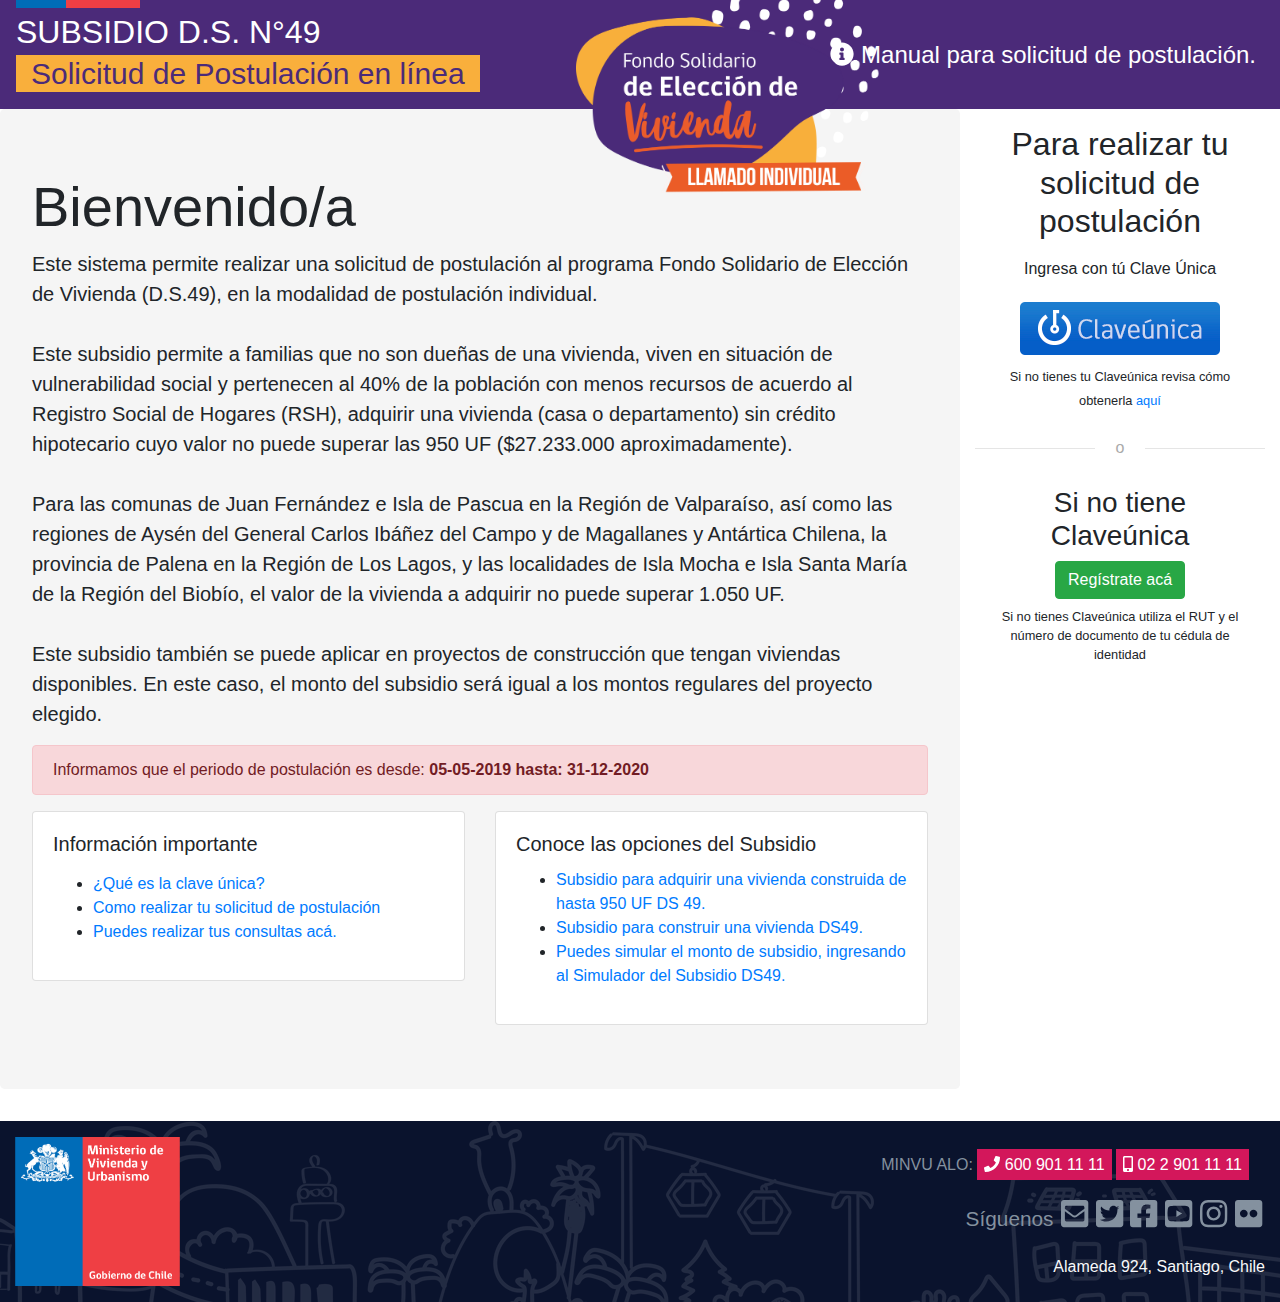
<file: index-2.html>
<!DOCTYPE html>
<html lang="en">
<head>
<meta charset="utf-8">
<meta http-equiv="X-UA-Compatible" content="IE=edge">
<meta name="viewport" content="width=device-width, initial-scale=1">
<title>Portal de Postulación</title>
<link rel="icon" type="image/png" href="images/favicon.ico" />
<!-- Bootstrap -->
<link href="css/bootstrap-4.4.1.css" rel="stylesheet">
<link href="css/all.css" rel="stylesheet">
<link href="css/ds49.css" rel="stylesheet">
<!--load all styles --> 
<script defer src="js/all.js"></script> <!--load all styles -->


</head>
<body>
<div class="ds49">
  <nav class="navbar navbar-expand-lg navbar-light bg-primary"> <a class="navbar-brand" href="#">
    <h2>Subsidio D.S. N°49</h2>
    <span>Solicitud de Postulación en línea</span> <img class="logo-campana" src="images/logo-ds49.png" alt="DS49 Llamado Individual"> </a>
    <button class="navbar-toggler" type="button" data-toggle="collapse" data-target="#navbarNav" aria-controls="navbarNav" aria-expanded="false" aria-label="Toggle navigation"> <span class="navbar-toggler-icon"></span> </button>
    <div class="collapse navbar-collapse" id="navbarNav">
      <ul class="navbar-nav justify-content-end w-100">
        <li class="nav-item active"> <a class="nav-link manual" href="#"><i class="fas fa-info-circle"></i> Manual para solicitud de postulación.</a> </li>
      </ul>
    </div>
  </nav>
  <!-- body code goes here -->
  
  <div class="container-fluid ">
    <div class="row">
      <div class="col col-sm-6 col-md-9 p-0">
        <div class="jumbotron ds49">
          <h1 class="display-4">Bienvenido/a</h1>
          <p class="lead">Este <strong>sistema permite realizar una solicitud de postulación</strong> al programa Fondo Solidario de Elección de Vivienda (D.S.49), en la modalidad de postulación individual.<br>
            <br>
            Este <strong>subsidio permite a familias que no son dueñas de una vivienda</strong>, viven en situación de vulnerabilidad social y pertenecen al <strong>40% de la población</strong> con menos recursos de acuerdo al Registro Social de Hogares (RSH), <strong>adquirir una vivienda</strong> (casa o departamento) sin crédito hipotecario cuyo valor no puede superar las 950 UF ($27.233.000 aproximadamente).  <br>
            <br>
			  Para las comunas de Juan Fernández e Isla de Pascua en la Región de Valparaíso, así como las regiones de Aysén del General Carlos Ibáñez del Campo y de Magallanes y Antártica Chilena, la provincia de Palena en la Región de Los Lagos, y las localidades de Isla Mocha e Isla Santa María de la Región del Biobío, <strong>el valor de la vivienda a adquirir no puede superar 1.050 UF.</strong> <br>
            <br>

            Este subsidio <strong>también se puede aplicar en proyectos de construcción que tengan viviendas disponibles.</strong> En este caso, el monto del subsidio será igual a los montos regulares del proyecto elegido.

          </p>
			
          <div class="alert alert-danger">Informamos que el periodo de postulación es desde: <strong>05-05-2019 hasta: 31-12-2020</strong></div>
          <div class="row">
            <div class="col-sm-6">
              <div class="card">
                <div class="card-body">
                  <h5 class="card-title">Información importante</h5>
                  <p class="card-text">
                  <ul>
                    <li><a href="http://postulacionds49.minvu.cl/Home/ClaveUnica" target="_blank">¿Qué es la clave única? </a></li>
                    <li><a href="http://postulacionds49.minvu.cl/Manual_Usuario_Subsidio_DS49.pdf" target="_blank">Como realizar tu solicitud de postulación </a></li>
                    <li><a href="https://www.minvu.cl/contactenos/formulario-de-contacto/" target="_blank">Puedes realizar tus consultas acá.</a></li>
                  </ul>
                  </p>
                </div>
              </div>
            </div>
            <div class="col-sm-6">
              <div class="card">
                <div class="card-body">
                  <h5 class="card-title">Conoce las opciones del Subsidio</h5>
                  <ul>
                    <li><a href="https://www.minvu.cl/beneficio/vivienda/subsidio-para-comprar-una-vivienda-construida-de-hasta-950-uf-ds49/" target="_blank">Subsidio para adquirir una vivienda construida de hasta 950 UF DS 49.</a></li>
                    <li><a href="https://www.minvu.cl/beneficio/vivienda/subsidio-para-adquirir-una-vivienda-construida-de-hasta-950-uf-ds49/" target="_blank">Subsidio para construir una vivienda DS49.</a></li>
                    <li><a href="http://simuladorsubsidiods49.minvu.cl/" target="_blank">Puedes simular el monto de subsidio, ingresando al Simulador del Subsidio DS49.</a></li>
                  </ul>
                </div>
              </div>
            </div>
          </div>
          
        </div>
      </div>
      <div class="col col-sm-6 col-md-3 text-center position-sticky">
        <div class="row p-3">
		<div class="col-12 mb-1">
            <h2 class="mb-3">Para realizar tu solicitud de postulación </h2>
            <p class="text-center">Ingresa con tú Clave Única</p>
          </div>
          
          <div class="col-12 col-sm-12 col-sm-12 col-lg-12 col-xl-12 text-center"> <a href="#" title="Clave unica" class="rsh_btn"> <img class="img-fluid" src="images/btn_claveunica_202px.png"> </a> </div>
          <div class="col text-center pt-2"> <small>Si no tienes tu Claveúnica revisa cómo obtenerla <a href="https://claveunica.gob.cl/#steps" target="_blank">aquí</a></small></div>
        </div>
        <div class="login-or">
          <hr class="hr-or">
          <span class="span-or">o</span> </div>
        <div class="p-3">
          
          <h3>Si no tiene Claveúnica</h3>
			<button class="btn btn-success" title="ingresa con tu rut" onclick="$('#modalIngresoNumeroDocumento').modal();">Regístrate acá</button>
<small class="text-center mt-2 d-block"> Si no tienes Claveúnica
utiliza el RUT y el número de documento
de tu cédula de identidad</small>


        </div>
      </div>
    </div>
  </div>
</div>
<div id="footer">
  <div class="container-fluid">
    <div class="footer_top">
      <div class="row">
        <div class="col-md-2 logo mb-3"> <img src="images/logo-minvu.svg" alt="http://Minvu"> </div>
        <div class="col-md-10 text-right">
          <div class="contacto p-3"> MINVU ALO: <a href="tel:6009011111" class="fono1" title="Teléfono"><i class="fas fa-phone"></i> 600 901 11 11</a> <a href="tel:0229011111" class="fono1" title="Teléfono"><i class="fas fa-mobile-alt"></i> 02 2 901 11 11</a></div>
          <ul class="redes">
            <li>Síguenos</li>
            <li> <a href="https://www.minvu.cl/contactenos/formulario-de-contacto/" title="Contacto"><i class="fab fas fa-envelope-square"></i></a> </li>
            <li> <a href="https://twitter.com/Minvu" target="_blank" title="Twitter"><i class="fab fa-twitter-square"></i></a> </li>
            <li> <a href="https://www.facebook.com/MinvuChile" target="_blank" title="Facebook"><i class="fab fa-facebook-square"></i></a> </li>
            <li> <a href="https://www.youtube.com/user/Minvuchile" target="_blank" title="Youtube"><i class="fab fa-youtube-square"></i></a> </li>
            <li> <a href="https://www.instagram.com/minvuchile/" target="_blank" title="Instagram"><i class="fab fa-instagram"></i></a> </li>
            <li> <a href="https://www.flickr.com/photos/minvu/sets/" target="_blank" title="Flickr"><i class="fab fa-flickr"></i></a> </li>
          </ul>
          <p class="text-light mb-2">Alameda 924, Santiago, Chile</p>
        </div>
      </div>
    </div>
  </div>
</div>
</div>
<!-- jQuery (necessary for Bootstrap's JavaScript plugins) --> 
<script src="js/jquery-3.4.1.min.js"></script> 

<!-- Include all compiled plugins (below), or include individual files as needed --> 
<script src="js/popper.min.js"></script> 
<script src="js/bootstrap-4.4.1.js"></script>
</body>
</html>
</file>
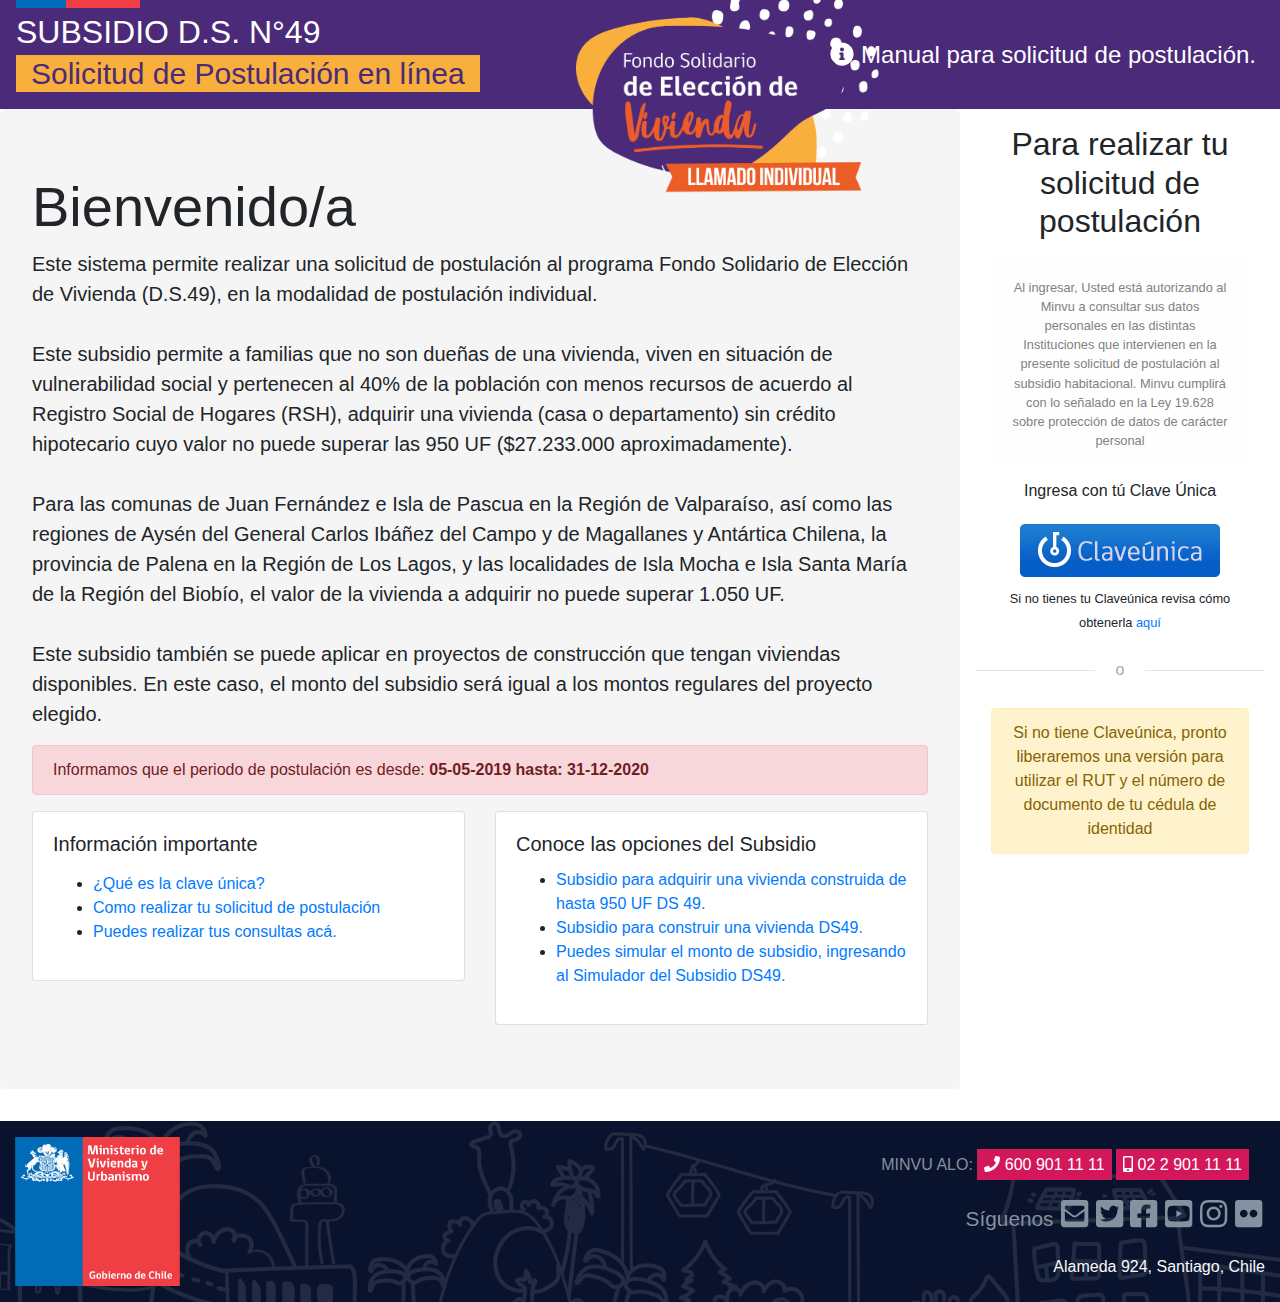
<file: index-sin-carnet.html>
<!DOCTYPE html>
<html lang="en">
<head>
<meta charset="utf-8">
<meta http-equiv="X-UA-Compatible" content="IE=edge">
<meta name="viewport" content="width=device-width, initial-scale=1">
<title>Portal de Postulación</title>
<link rel="icon" type="image/png" href="images/favicon.ico" />
<!-- Bootstrap -->
<link href="css/bootstrap-4.4.1.css" rel="stylesheet">
<link href="css/all.css" rel="stylesheet">
<link href="css/ds49.css" rel="stylesheet">
<!--load all styles --> 
<script defer src="js/all.js"></script> <!--load all styles -->


</head>
<body>
<div class="ds49">
  <nav class="navbar navbar-expand-lg navbar-light bg-primary"> <a class="navbar-brand" href="#">
    <h2>Subsidio D.S. N°49</h2>
    <span>Solicitud de Postulación en línea</span> <img class="logo-campana" src="images/logo-ds49.png" alt="DS49 Llamado Individual"> </a>
    <button class="navbar-toggler" type="button" data-toggle="collapse" data-target="#navbarNav" aria-controls="navbarNav" aria-expanded="false" aria-label="Toggle navigation"> <span class="navbar-toggler-icon"></span> </button>
    <div class="collapse navbar-collapse" id="navbarNav">
      <ul class="navbar-nav justify-content-end w-100">
        <li class="nav-item active"> <a class="nav-link manual" href="#"><i class="fas fa-info-circle"></i> Manual para solicitud de postulación.</a> </li>
      </ul>
    </div>
  </nav>
  <!-- body code goes here -->
  
  <div class="container-fluid ">
    <div class="row">
      <div class="col col-sm-6 col-md-9 p-0">
        <div class="jumbotron ds49">
          <h1 class="display-4">Bienvenido/a</h1>
          <p class="lead">Este <strong>sistema permite realizar una solicitud de postulación</strong> al programa Fondo Solidario de Elección de Vivienda (D.S.49), en la modalidad de postulación individual.<br>
            <br>
            Este <strong>subsidio permite a familias que no son dueñas de una vivienda</strong>, viven en situación de vulnerabilidad social y pertenecen al <strong>40% de la población</strong> con menos recursos de acuerdo al Registro Social de Hogares (RSH), <strong>adquirir una vivienda</strong> (casa o departamento) sin crédito hipotecario cuyo valor no puede superar las 950 UF ($27.233.000 aproximadamente).  <br>
            <br>
			  Para las comunas de Juan Fernández e Isla de Pascua en la Región de Valparaíso, así como las regiones de Aysén del General Carlos Ibáñez del Campo y de Magallanes y Antártica Chilena, la provincia de Palena en la Región de Los Lagos, y las localidades de Isla Mocha e Isla Santa María de la Región del Biobío, <strong>el valor de la vivienda a adquirir no puede superar 1.050 UF.</strong> <br>
            <br>

            Este subsidio <strong>también se puede aplicar en proyectos de construcción que tengan viviendas disponibles.</strong> En este caso, el monto del subsidio será igual a los montos regulares del proyecto elegido.

          </p>
			
          <div class="alert alert-danger">Informamos que el periodo de postulación es desde: <strong>05-05-2019 hasta: 31-12-2020</strong></div>
          <div class="row">
            <div class="col-sm-6">
              <div class="card">
                <div class="card-body">
                  <h5 class="card-title">Información importante</h5>
                  <p class="card-text">
                  <ul>
                    <li><a href="http://postulacionds49.minvu.cl/Home/ClaveUnica" target="_blank">¿Qué es la clave única? </a></li>
                    <li><a href="http://postulacionds49.minvu.cl/Manual_Usuario_Subsidio_DS49.pdf" target="_blank">Como realizar tu solicitud de postulación </a></li>
                    <li><a href="https://www.minvu.cl/contactenos/formulario-de-contacto/" target="_blank">Puedes realizar tus consultas acá.</a></li>
                  </ul>
                  </p>
                </div>
              </div>
            </div>
            <div class="col-sm-6">
              <div class="card">
                <div class="card-body">
                  <h5 class="card-title">Conoce las opciones del Subsidio</h5>
                  <ul>
                    <li><a href="https://www.minvu.cl/beneficio/vivienda/subsidio-para-comprar-una-vivienda-construida-de-hasta-950-uf-ds49/" target="_blank">Subsidio para adquirir una vivienda construida de hasta 950 UF DS 49.</a></li>
                    <li><a href="https://www.minvu.cl/beneficio/vivienda/subsidio-para-adquirir-una-vivienda-construida-de-hasta-950-uf-ds49/" target="_blank">Subsidio para construir una vivienda DS49.</a></li>
                    <li><a href="http://simuladorsubsidiods49.minvu.cl/" target="_blank">Puedes simular el monto de subsidio, ingresando al Simulador del Subsidio DS49.</a></li>
                  </ul>
                </div>
              </div>
            </div>
          </div>
          
        </div>
      </div>
      <div class="col col-sm-6 col-md-3 text-center position-sticky">
        <div class="row p-3">
		<div class="col-12 mb-1">
            <h2 class="mb-3">Para realizar tu solicitud de postulación </h2>
			<div class="alert alert-light" role="alert"><small class="text-center mt-2 d-block">Al ingresar, Usted está autorizando al Minvu a consultar sus datos personales en las distintas Instituciones que intervienen en la presente solicitud de postulación al subsidio habitacional.
Minvu cumplirá con lo señalado en la Ley 19.628 sobre protección de datos de carácter personal</small></div>
            <p class="text-center">Ingresa con tú Clave Única</p>
          </div>
          
          <div class="col-12 col-sm-12 col-sm-12 col-lg-12 col-xl-12 text-center"> <a href="#" title="Clave unica" class="rsh_btn"> <img class="img-fluid" src="images/btn_claveunica_202px.png"> </a> </div>
          <div class="col text-center pt-2"> <small>Si no tienes tu Claveúnica revisa cómo obtenerla <a href="https://claveunica.gob.cl/#steps" target="_blank">aquí</a></small></div>
        </div>
        <div class="login-or">
          <hr class="hr-or">
          <span class="span-or">o</span> </div>
        <div class="p-3">
          
			<div class="alert alert-warning">Si no tiene Claveúnica, pronto liberaremos una versión para utilizar el RUT y el número de documento de tu cédula de identidad</div>


        </div>
      </div>
    </div>
  </div>
</div>
<div id="footer">
  <div class="container-fluid">
    <div class="footer_top">
      <div class="row">
        <div class="col-md-2 logo mb-3"> <img src="images/logo-minvu.svg" alt="http://Minvu"> </div>
        <div class="col-md-10 text-right">
          <div class="contacto p-3"> MINVU ALO: <a href="tel:6009011111" class="fono1" title="Teléfono"><i class="fas fa-phone"></i> 600 901 11 11</a> <a href="tel:0229011111" class="fono1" title="Teléfono"><i class="fas fa-mobile-alt"></i> 02 2 901 11 11</a></div>
          <ul class="redes">
            <li>Síguenos</li>
            <li> <a href="https://www.minvu.cl/contactenos/formulario-de-contacto/" title="Contacto"><i class="fab fas fa-envelope-square"></i></a> </li>
            <li> <a href="https://twitter.com/Minvu" target="_blank" title="Twitter"><i class="fab fa-twitter-square"></i></a> </li>
            <li> <a href="https://www.facebook.com/MinvuChile" target="_blank" title="Facebook"><i class="fab fa-facebook-square"></i></a> </li>
            <li> <a href="https://www.youtube.com/user/Minvuchile" target="_blank" title="Youtube"><i class="fab fa-youtube-square"></i></a> </li>
            <li> <a href="https://www.instagram.com/minvuchile/" target="_blank" title="Instagram"><i class="fab fa-instagram"></i></a> </li>
            <li> <a href="https://www.flickr.com/photos/minvu/sets/" target="_blank" title="Flickr"><i class="fab fa-flickr"></i></a> </li>
          </ul>
          <p class="text-light mb-2">Alameda 924, Santiago, Chile</p>
        </div>
      </div>
    </div>
  </div>
</div>
</div>
<!-- jQuery (necessary for Bootstrap's JavaScript plugins) --> 
<script src="js/jquery-3.4.1.min.js"></script> 

<!-- Include all compiled plugins (below), or include individual files as needed --> 
<script src="js/popper.min.js"></script> 
<script src="js/bootstrap-4.4.1.js"></script>
</body>
</html>
</file>
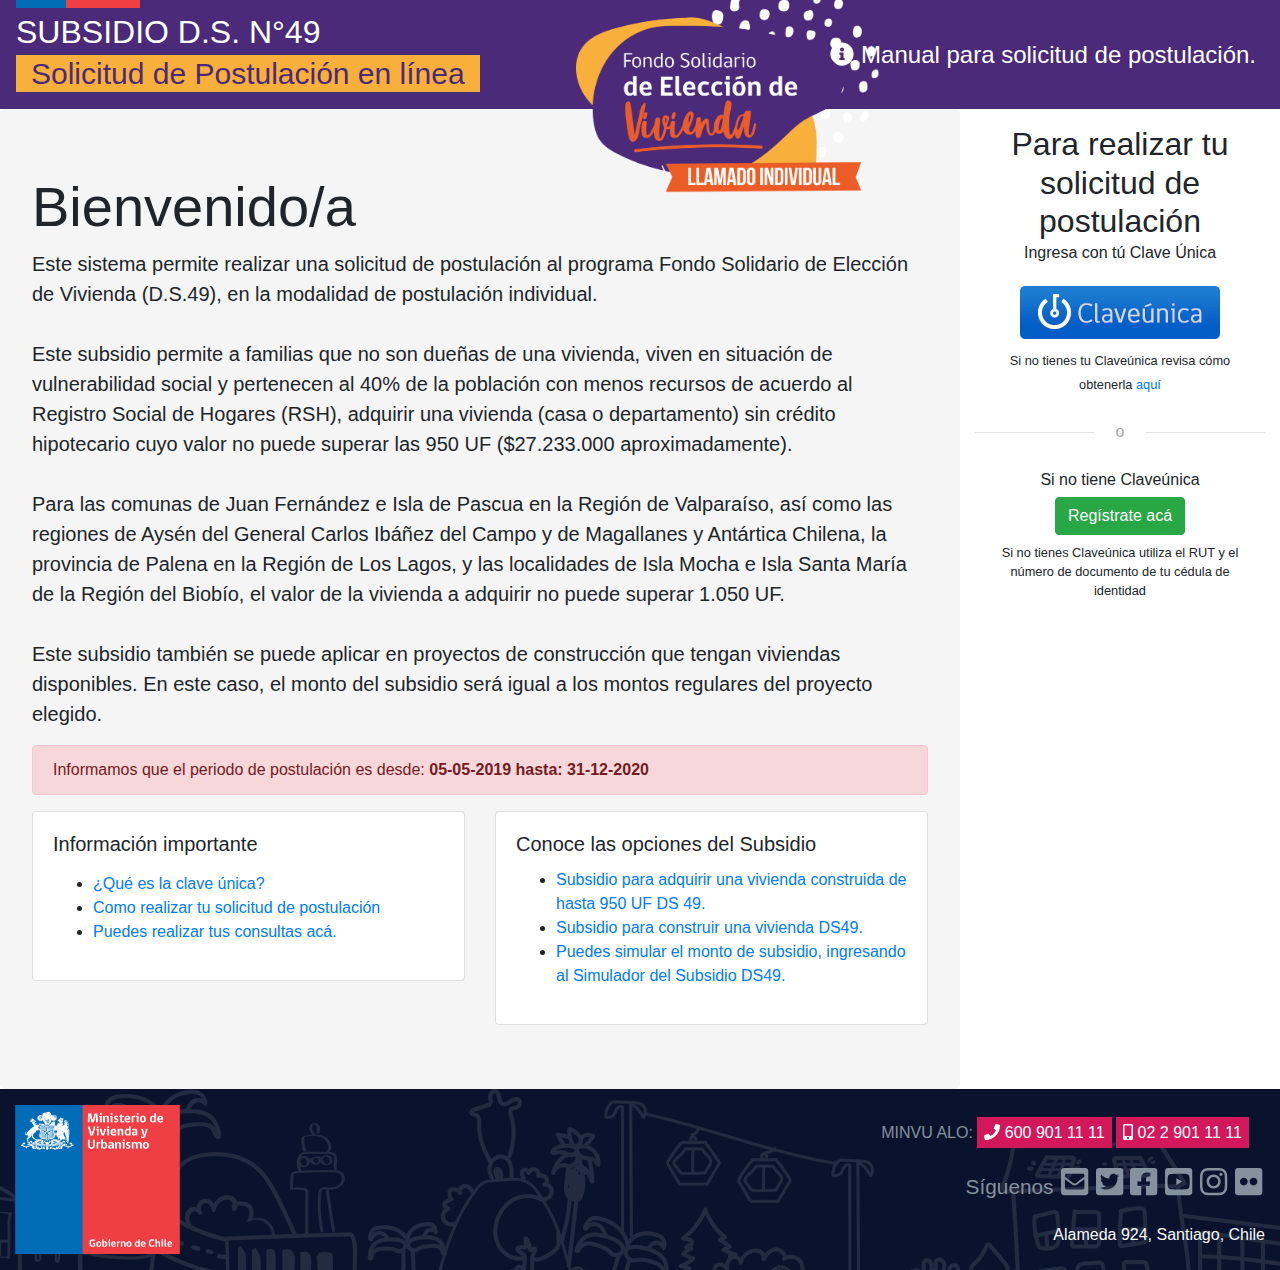
<file: index-VA-a.html>
<!DOCTYPE html>
<html lang="en">
<head>
<meta charset="utf-8">
<meta http-equiv="X-UA-Compatible" content="IE=edge">
<meta name="viewport" content="width=device-width, initial-scale=1">
<title>Portal de Postulación</title>
<link rel="icon" type="image/png" href="images/favicon.ico" />
<!-- Bootstrap -->
<link href="css/bootstrap-4.4.1.css" rel="stylesheet">
<link href="css/all.css" rel="stylesheet">
<link href="css/ds49.css" rel="stylesheet">
<!--load all styles --> 
<script defer src="js/all.js"></script> <!--load all styles -->

</head>
<body>
<div class="ds49">
  <nav class="navbar navbar-expand-lg navbar-light bg-primary"> <a class="navbar-brand" href="#">
    <h2>Subsidio D.S. N°49</h2>
    <span>Solicitud de Postulación en línea</span> <img class="logo-campana" src="images/logo-ds49.png" alt="DS49 Llamado Individual"> </a>
    <button class="navbar-toggler" type="button" data-toggle="collapse" data-target="#navbarNav" aria-controls="navbarNav" aria-expanded="false" aria-label="Toggle navigation"> <span class="navbar-toggler-icon"></span> </button>
    <div class="collapse navbar-collapse" id="navbarNav">
      <ul class="navbar-nav justify-content-end w-100">
        <li class="nav-item active"> <a class="nav-link manual" href="#"><i class="fas fa-info-circle"></i> Manual para solicitud de postulación.</a> </li>
      </ul>
    </div>
  </nav>
  <!-- body code goes here -->
  
  <div class="container-fluid ">
    <div class="row">
      <div class="col col-sm-6 col-md-9 p-0">
        <div class="jumbotron mb-0 ds49">
          <h1 class="display-4">Bienvenido/a</h1>
          <p class="lead">Este <strong>sistema permite realizar una solicitud de postulación</strong> al programa Fondo Solidario de Elección de Vivienda (D.S.49), en la modalidad de postulación individual.<br>
            <br>
            Este <strong>subsidio permite a familias que no son dueñas de una vivienda</strong>, viven en situación de vulnerabilidad social y pertenecen al <strong>40% de la población</strong> con menos recursos de acuerdo al Registro Social de Hogares (RSH), <strong>adquirir una vivienda</strong> (casa o departamento) sin crédito hipotecario cuyo valor no puede superar las 950 UF ($27.233.000 aproximadamente). <br>
            <br>
            Para las comunas de Juan Fernández e Isla de Pascua en la Región de Valparaíso, así como las regiones de Aysén del General Carlos Ibáñez del Campo y de Magallanes y Antártica Chilena, la provincia de Palena en la Región de Los Lagos, y las localidades de Isla Mocha e Isla Santa María de la Región del Biobío, <strong>el valor de la vivienda a adquirir no puede superar 1.050 UF.</strong> <br>
            <br>
            Este subsidio <strong>también se puede aplicar en proyectos de construcción que tengan viviendas disponibles.</strong> En este caso, el monto del subsidio será igual a los montos regulares del proyecto elegido. </p>
          <div class="alert alert-danger">Informamos que el periodo de postulación es desde: <strong>05-05-2019 hasta: 31-12-2020</strong></div>
          <div class="row">
            <div class="col-sm-6">
              <div class="card">
                <div class="card-body">
                  <h5 class="card-title">Información importante</h5>
                  <p class="card-text">
                  <ul>
                    <li><a href="http://postulacionds49.minvu.cl/Home/ClaveUnica" target="_blank">¿Qué es la clave única? </a></li>
                    <li><a href="http://postulacionds49.minvu.cl/Manual_Usuario_Subsidio_DS49.pdf" target="_blank">Como realizar tu solicitud de postulación </a></li>
                    <li><a href="https://www.minvu.cl/contactenos/formulario-de-contacto/" target="_blank">Puedes realizar tus consultas acá.</a></li>
                  </ul>
                  </p>
                </div>
              </div>
            </div>
            <div class="col-sm-6">
              <div class="card">
                <div class="card-body">
                  <h5 class="card-title">Conoce las opciones del Subsidio</h5>
                  <ul>
                    <li><a href="https://www.minvu.cl/beneficio/vivienda/subsidio-para-comprar-una-vivienda-construida-de-hasta-950-uf-ds49/" target="_blank">Subsidio para adquirir una vivienda construida de hasta 950 UF DS 49.</a></li>
                    <li><a href="https://www.minvu.cl/beneficio/vivienda/subsidio-para-adquirir-una-vivienda-construida-de-hasta-950-uf-ds49/" target="_blank">Subsidio para construir una vivienda DS49.</a></li>
                    <li><a href="http://simuladorsubsidiods49.minvu.cl/" target="_blank">Puedes simular el monto de subsidio, ingresando al Simulador del Subsidio DS49.</a></li>
                  </ul>
                </div>
              </div>
            </div>
          </div>
        </div>
      </div>
      <div class="col col-sm-6 col-md-3 text-center">
        <div class="row p-3">
          <div class="col-12 mb-1">
            <h2 class="mb-0">Para realizar tu solicitud de postulación </h2>
            <p class="text-center">Ingresa con tú Clave Única</p>
          </div>
          <div class="col-12 col-sm-12 col-sm-12 col-lg-12 col-xl-12 text-center"> <a href="#" title="Clave unica" class="rsh_btn"> <img class="img-fluid" src="images/btn_claveunica_202px.png"> </a> </div>
          <div class="col text-center pt-2"> <small>Si no tienes tu Claveúnica revisa cómo obtenerla <a href="https://claveunica.gob.cl/#steps" target="_blank">aquí</a></small></div>
        </div>
        <div class="login-or">
          <hr class="hr-or">
          <span class="span-or">o</span> </div>
        <div class="p-3">
          <h6>Si no tiene Claveúnica</h6>
          <button class="btn btn-success" data-toggle="collapse" href="#collapseCedula" role="button" aria-expanded="false" aria-controls="collapseCedula" title="ingresa con tu rut" onclick="$('#modalIngresoNumeroDocumento').modal();">Regístrate acá</button>
          
          <!-- inicio de carnet colapasado -->
          <div class="collapse text-left" id="collapseCedula">
            <form>
				<div class="pt-3">
              <div class="form-group">
                <label for="exampleInputEmail1">Número de cédula de identidad</label>
                <input type="text" class="form-control" id="exampleInputEmail1" aria-describedby="emailHelp" placeholder="12345678-8">
              </div>
              <div class="form-group">
                <label for="exampleInputPassword1">Número de Serie</label>
                <input type="text" class="form-control" id="exampleInputPassword1" placeholder="000000000">
                <a href="" data-toggle="modal" data-target="#modalcarnet"><small class="form-text text-muted"><i class="fas fa-info-circle"></i> ¿Dónde encuentro este número?</small> </a></div>
              </div>
              <!-- Modal -->
              <div class="modal fade" id="modalcarnet" tabindex="-1" role="dialog" aria-labelledby="modalcarnetLabel" aria-hidden="true">
                <div class="modal-dialog modal-lg modal-dialog-centered" role="document">
                  <div class="modal-content">
                    <div class="modal-header">
                      <h5 class="modal-title" id="exampleModalLabel">Serie de Cédula</h5>
                      <button type="button" class="close" data-dismiss="modal" aria-label="Close"> <span aria-hidden="true">&times;</span> </button>
                    </div>
                    <div class="modal-body">
                      <div class="container-fluid">
                        <div class="row">
                          <div class="col-md-6">Cédula Nueva<br>
                            <img src="images/SD_ CI NUEVA VF.png" class="img-fluid" alt=""/></div>
                          <div class="col-md-6 ml-auto">Cédula Antigua<br>
                            <img src="images/SD_ CI ANTIGUA VF.png" class="img-fluid" alt=""/></div>
                        </div>
                      </div>
                    </div>
                    <div class="modal-footer">
                      <button type="button" class="btn btn-danger" data-dismiss="modal">Cerrar</button>
                    </div>
                  </div>
                </div>
              </div>
              <a href="form.html" class="btn btn-primary">Siguiente</a>
              <button type="button" class="btn btn-info" data-toggle="modal" data-target="#modalejemplo">Ejemplo de Modal</button>
              
              <!-- Modal Ejemplo -->
              <div class="modal fade" id="modalejemplo" tabindex="-1" role="dialog" aria-labelledby="modalejemploLabel" aria-hidden="true">
                <div class="modal-dialog modal-lg modal-dialog-centered" role="document">
                  <div class="modal-content">
                    <div class="modal-header">
                      <h5 class="modal-title" id="exampleModalLabel">Titulo de Contenido</h5>
                      <button type="button" class="close" data-dismiss="modal" aria-label="Close"> <span aria-hidden="true">&times;</span> </button>
                    </div>
                    <div class="modal-body"> Lorem Ipsum is simply dummy text of the printing and typesetting industry. Lorem Ipsum has been the industry's standard dummy text ever since the 1500s, when an unknown printer took a galley of type and scrambled it to make a type specimen book. It has survived not only five centuries, but also the leap into electronic typesetting, remaining essentially unchanged.
                      <hr>
                      <div class="alert alert-primary" role="alert"> It was popularised in the 1960s with the release of Letraset sheets containing Lorem Ipsum passages, and more recently with desktop publishing software like Aldus PageMaker including versions of Lorem Ipsum. </div>
                    </div>
                    <div class="modal-footer">
                      <button type="button" class="btn btn-danger" data-dismiss="modal">Cerrar</button>
                    </div>
                  </div>
                </div>
              </div>
              
              <!-- Fin de Modal Ejemplo -->
              
            </form>
          </div>
          
          <!-- fin de carnet colapasado --> 
          
          <small class="text-center mt-2 d-block"> Si no tienes Claveúnica
          utiliza el RUT y el número de documento
          de tu cédula de identidad</small> </div>
      </div>
    </div>
  </div>
</div>
<div id="footer">
  <div class="container-fluid">
    <div class="footer_top">
      <div class="row">
        <div class="col-md-2 logo mb-3"> <img src="images/logo-minvu.svg" alt="http://Minvu"> </div>
        <div class="col-md-10 text-right">
          <div class="contacto p-3"> MINVU ALO: <a href="tel:6009011111" class="fono1" title="Teléfono"><i class="fas fa-phone"></i> 600 901 11 11</a> <a href="tel:0229011111" class="fono1" title="Teléfono"><i class="fas fa-mobile-alt"></i> 02 2 901 11 11</a></div>
          <ul class="redes">
            <li>Síguenos</li>
            <li> <a href="https://www.minvu.cl/contactenos/formulario-de-contacto/" title="Contacto"><i class="fab fas fa-envelope-square"></i></a> </li>
            <li> <a href="https://twitter.com/Minvu" target="_blank" title="Twitter"><i class="fab fa-twitter-square"></i></a> </li>
            <li> <a href="https://www.facebook.com/MinvuChile" target="_blank" title="Facebook"><i class="fab fa-facebook-square"></i></a> </li>
            <li> <a href="https://www.youtube.com/user/Minvuchile" target="_blank" title="Youtube"><i class="fab fa-youtube-square"></i></a> </li>
            <li> <a href="https://www.instagram.com/minvuchile/" target="_blank" title="Instagram"><i class="fab fa-instagram"></i></a> </li>
            <li> <a href="https://www.flickr.com/photos/minvu/sets/" target="_blank" title="Flickr"><i class="fab fa-flickr"></i></a> </li>
          </ul>
          <p class="text-light mb-2">Alameda 924, Santiago, Chile</p>
        </div>
      </div>
    </div>
  </div>
</div>
</div>
<!-- jQuery (necessary for Bootstrap's JavaScript plugins) --> 
<script src="js/jquery-3.4.1.min.js"></script> 

<!-- Include all compiled plugins (below), or include individual files as needed --> 
<script src="js/popper.min.js"></script> 
<script src="js/bootstrap-4.4.1.js"></script>
</body>
</html>
</file>
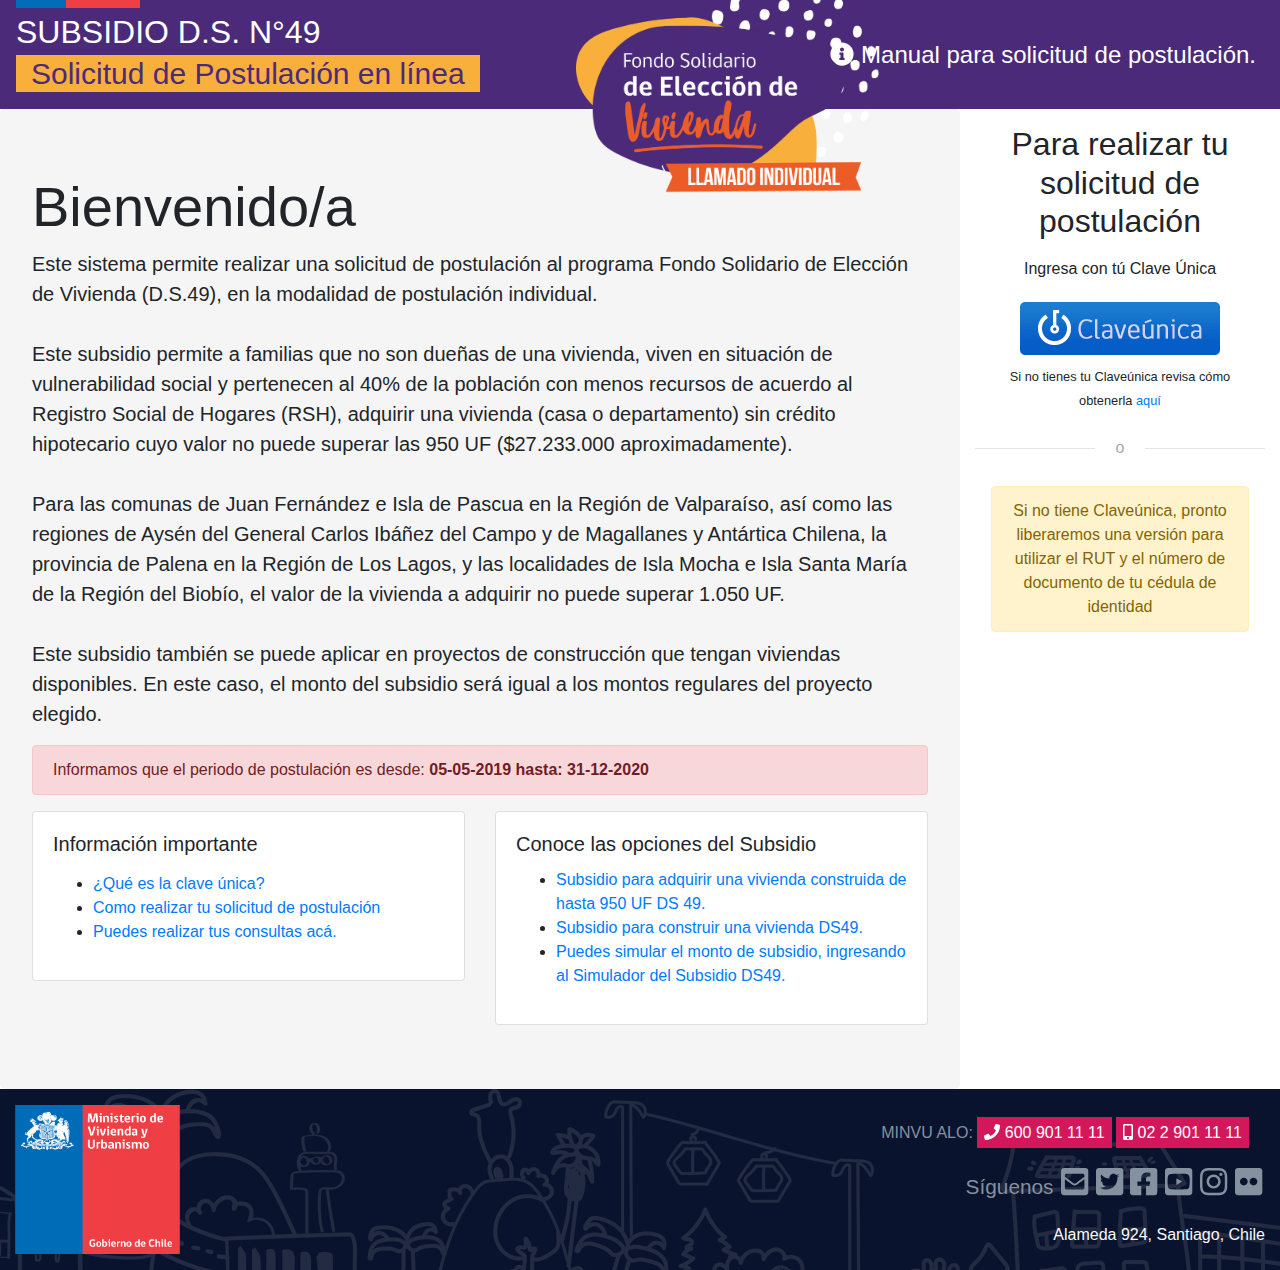
<file: index-VA-b.html>
<!DOCTYPE html>
<html lang="en">
<head>
<meta charset="utf-8">
<meta http-equiv="X-UA-Compatible" content="IE=edge">
<meta name="viewport" content="width=device-width, initial-scale=1">
<title>Portal de Postulación</title>
<link rel="icon" type="image/png" href="images/favicon.ico" />
<!-- Bootstrap -->
<link href="css/bootstrap-4.4.1.css" rel="stylesheet">
<link href="css/all.css" rel="stylesheet">
<link href="css/ds49.css" rel="stylesheet">
<!--load all styles --> 
<script defer src="js/all.js"></script> <!--load all styles -->


</head>
<body>
<div class="ds49">
  <nav class="navbar navbar-expand-lg navbar-light bg-primary"> <a class="navbar-brand" href="#">
    <h2>Subsidio D.S. N°49</h2>
    <span>Solicitud de Postulación en línea</span> <img class="logo-campana" src="images/logo-ds49.png" alt="DS49 Llamado Individual"> </a>
    <button class="navbar-toggler" type="button" data-toggle="collapse" data-target="#navbarNav" aria-controls="navbarNav" aria-expanded="false" aria-label="Toggle navigation"> <span class="navbar-toggler-icon"></span> </button>
    <div class="collapse navbar-collapse" id="navbarNav">
      <ul class="navbar-nav justify-content-end w-100">
        <li class="nav-item active"> <a class="nav-link manual" href="#"><i class="fas fa-info-circle"></i> Manual para solicitud de postulación.</a> </li>
      </ul>
    </div>
  </nav>
  <!-- body code goes here -->
  
  <div class="container-fluid ">
    <div class="row">
      <div class="col col-sm-6 col-md-9 p-0">
        <div class="jumbotron mb-0 ds49">
          <h1 class="display-4">Bienvenido/a</h1>
          <p class="lead">Este <strong>sistema permite realizar una solicitud de postulación</strong> al programa Fondo Solidario de Elección de Vivienda (D.S.49), en la modalidad de postulación individual.<br>
            <br>
            Este <strong>subsidio permite a familias que no son dueñas de una vivienda</strong>, viven en situación de vulnerabilidad social y pertenecen al <strong>40% de la población</strong> con menos recursos de acuerdo al Registro Social de Hogares (RSH), <strong>adquirir una vivienda</strong> (casa o departamento) sin crédito hipotecario cuyo valor no puede superar las 950 UF ($27.233.000 aproximadamente).  <br>
            <br>
			  Para las comunas de Juan Fernández e Isla de Pascua en la Región de Valparaíso, así como las regiones de Aysén del General Carlos Ibáñez del Campo y de Magallanes y Antártica Chilena, la provincia de Palena en la Región de Los Lagos, y las localidades de Isla Mocha e Isla Santa María de la Región del Biobío, <strong>el valor de la vivienda a adquirir no puede superar 1.050 UF.</strong> <br>
            <br>

            Este subsidio <strong>también se puede aplicar en proyectos de construcción que tengan viviendas disponibles.</strong> En este caso, el monto del subsidio será igual a los montos regulares del proyecto elegido.

          </p>
			
          <div class="alert alert-danger">Informamos que el periodo de postulación es desde: <strong>05-05-2019 hasta: 31-12-2020</strong></div>
          <div class="row">
            <div class="col-sm-6">
              <div class="card">
                <div class="card-body">
                  <h5 class="card-title">Información importante</h5>
                  <p class="card-text">
                  <ul>
                    <li><a href="http://postulacionds49.minvu.cl/Home/ClaveUnica" target="_blank">¿Qué es la clave única? </a></li>
                    <li><a href="http://postulacionds49.minvu.cl/Manual_Usuario_Subsidio_DS49.pdf" target="_blank">Como realizar tu solicitud de postulación </a></li>
                    <li><a href="https://www.minvu.cl/contactenos/formulario-de-contacto/" target="_blank">Puedes realizar tus consultas acá.</a></li>
                  </ul>
                  </p>
                </div>
              </div>
            </div>
            <div class="col-sm-6">
              <div class="card">
                <div class="card-body">
                  <h5 class="card-title">Conoce las opciones del Subsidio</h5>
                  <ul>
                    <li><a href="https://www.minvu.cl/beneficio/vivienda/subsidio-para-comprar-una-vivienda-construida-de-hasta-950-uf-ds49/" target="_blank">Subsidio para adquirir una vivienda construida de hasta 950 UF DS 49.</a></li>
                    <li><a href="https://www.minvu.cl/beneficio/vivienda/subsidio-para-adquirir-una-vivienda-construida-de-hasta-950-uf-ds49/" target="_blank">Subsidio para construir una vivienda DS49.</a></li>
                    <li><a href="http://simuladorsubsidiods49.minvu.cl/" target="_blank">Puedes simular el monto de subsidio, ingresando al Simulador del Subsidio DS49.</a></li>
                  </ul>
                </div>
              </div>
            </div>
          </div>
          
        </div>
      </div>
      <div class="col col-sm-6 col-md-3 text-center position-sticky">
        <div class="row p-3">
		<div class="col-12 mb-1">
            <h2 class="mb-3">Para realizar tu solicitud de postulación </h2>
            <p class="text-center">Ingresa con tú Clave Única</p>
          </div>
          
          <div class="col-12 col-sm-12 col-sm-12 col-lg-12 col-xl-12 text-center"> <a href="#" title="Clave unica" class="rsh_btn"> <img class="img-fluid" src="images/btn_claveunica_202px.png"> </a> </div>
          <div class="col text-center pt-2"> <small>Si no tienes tu Claveúnica revisa cómo obtenerla <a href="https://claveunica.gob.cl/#steps" target="_blank">aquí</a></small></div>
        </div>
        <div class="login-or">
          <hr class="hr-or">
          <span class="span-or">o</span> </div>
        <div class="p-3">
          
			<div class="alert alert-warning">Si no tiene Claveúnica, pronto liberaremos una versión para utilizar el RUT y el número de documento de tu cédula de identidad</div>


        </div>
      </div>
    </div>
  </div>
</div>
<div id="footer">
  <div class="container-fluid">
    <div class="footer_top">
      <div class="row">
        <div class="col-md-2 logo mb-3"> <img src="images/logo-minvu.svg" alt="http://Minvu"> </div>
        <div class="col-md-10 text-right">
          <div class="contacto p-3"> MINVU ALO: <a href="tel:6009011111" class="fono1" title="Teléfono"><i class="fas fa-phone"></i> 600 901 11 11</a> <a href="tel:0229011111" class="fono1" title="Teléfono"><i class="fas fa-mobile-alt"></i> 02 2 901 11 11</a></div>
          <ul class="redes">
            <li>Síguenos</li>
            <li> <a href="https://www.minvu.cl/contactenos/formulario-de-contacto/" title="Contacto"><i class="fab fas fa-envelope-square"></i></a> </li>
            <li> <a href="https://twitter.com/Minvu" target="_blank" title="Twitter"><i class="fab fa-twitter-square"></i></a> </li>
            <li> <a href="https://www.facebook.com/MinvuChile" target="_blank" title="Facebook"><i class="fab fa-facebook-square"></i></a> </li>
            <li> <a href="https://www.youtube.com/user/Minvuchile" target="_blank" title="Youtube"><i class="fab fa-youtube-square"></i></a> </li>
            <li> <a href="https://www.instagram.com/minvuchile/" target="_blank" title="Instagram"><i class="fab fa-instagram"></i></a> </li>
            <li> <a href="https://www.flickr.com/photos/minvu/sets/" target="_blank" title="Flickr"><i class="fab fa-flickr"></i></a> </li>
          </ul>
          <p class="text-light mb-2">Alameda 924, Santiago, Chile</p>
        </div>
      </div>
    </div>
  </div>
</div>
</div>
<!-- jQuery (necessary for Bootstrap's JavaScript plugins) --> 
<script src="js/jquery-3.4.1.min.js"></script> 

<!-- Include all compiled plugins (below), or include individual files as needed --> 
<script src="js/popper.min.js"></script> 
<script src="js/bootstrap-4.4.1.js"></script>
</body>
</html>
</file>
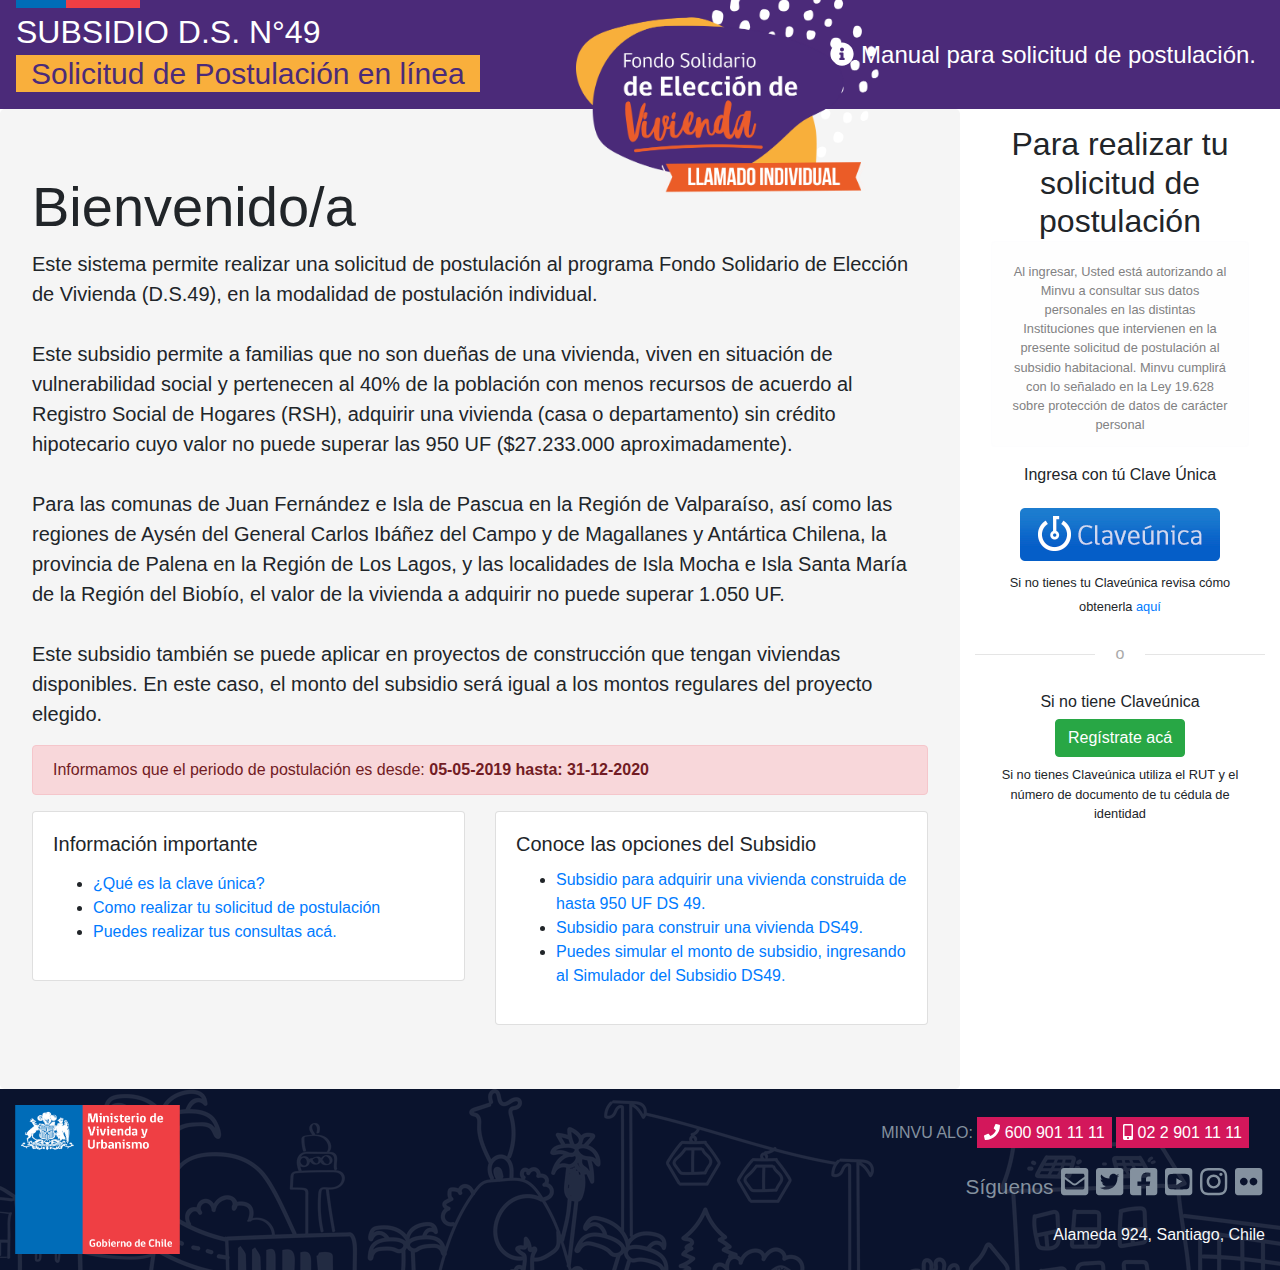
<file: index-VB-a.html>
<!DOCTYPE html>
<html lang="en">
<head>
<meta charset="utf-8">
<meta http-equiv="X-UA-Compatible" content="IE=edge">
<meta name="viewport" content="width=device-width, initial-scale=1">
<title>Portal de Postulación</title>
<link rel="icon" type="image/png" href="images/favicon.ico" />
<!-- Bootstrap -->
<link href="css/bootstrap-4.4.1.css" rel="stylesheet">
<link href="css/all.css" rel="stylesheet">
<link href="css/ds49.css" rel="stylesheet">
<!--load all styles --> 
<script defer src="js/all.js"></script> <!--load all styles -->

</head>
<body>
<div class="ds49">
  <nav class="navbar navbar-expand-lg navbar-light bg-primary"> <a class="navbar-brand" href="#">
    <h2>Subsidio D.S. N°49</h2>
    <span>Solicitud de Postulación en línea</span> <img class="logo-campana" src="images/logo-ds49.png" alt="DS49 Llamado Individual"> </a>
    <button class="navbar-toggler" type="button" data-toggle="collapse" data-target="#navbarNav" aria-controls="navbarNav" aria-expanded="false" aria-label="Toggle navigation"> <span class="navbar-toggler-icon"></span> </button>
    <div class="collapse navbar-collapse" id="navbarNav">
      <ul class="navbar-nav justify-content-end w-100">
        <li class="nav-item active"> <a class="nav-link manual" href="#"><i class="fas fa-info-circle"></i> Manual para solicitud de postulación.</a> </li>
      </ul>
    </div>
  </nav>
  <!-- body code goes here -->
  
  <div class="container-fluid ">
    <div class="row">
      <div class="col col-sm-6 col-md-9 p-0">
        <div class="jumbotron mb-0 ds49">
          <h1 class="display-4">Bienvenido/a</h1>
          <p class="lead">Este <strong>sistema permite realizar una solicitud de postulación</strong> al programa Fondo Solidario de Elección de Vivienda (D.S.49), en la modalidad de postulación individual.<br>
            <br>
            Este <strong>subsidio permite a familias que no son dueñas de una vivienda</strong>, viven en situación de vulnerabilidad social y pertenecen al <strong>40% de la población</strong> con menos recursos de acuerdo al Registro Social de Hogares (RSH), <strong>adquirir una vivienda</strong> (casa o departamento) sin crédito hipotecario cuyo valor no puede superar las 950 UF ($27.233.000 aproximadamente). <br>
            <br>
            Para las comunas de Juan Fernández e Isla de Pascua en la Región de Valparaíso, así como las regiones de Aysén del General Carlos Ibáñez del Campo y de Magallanes y Antártica Chilena, la provincia de Palena en la Región de Los Lagos, y las localidades de Isla Mocha e Isla Santa María de la Región del Biobío, <strong>el valor de la vivienda a adquirir no puede superar 1.050 UF.</strong> <br>
            <br>
            Este subsidio <strong>también se puede aplicar en proyectos de construcción que tengan viviendas disponibles.</strong> En este caso, el monto del subsidio será igual a los montos regulares del proyecto elegido. </p>
          <div class="alert alert-danger">Informamos que el periodo de postulación es desde: <strong>05-05-2019 hasta: 31-12-2020</strong></div>
          <div class="row">
            <div class="col-sm-6">
              <div class="card">
                <div class="card-body">
                  <h5 class="card-title">Información importante</h5>
                  <p class="card-text">
                  <ul>
                    <li><a href="http://postulacionds49.minvu.cl/Home/ClaveUnica" target="_blank">¿Qué es la clave única? </a></li>
                    <li><a href="http://postulacionds49.minvu.cl/Manual_Usuario_Subsidio_DS49.pdf" target="_blank">Como realizar tu solicitud de postulación </a></li>
                    <li><a href="https://www.minvu.cl/contactenos/formulario-de-contacto/" target="_blank">Puedes realizar tus consultas acá.</a></li>
                  </ul>
                  </p>
                </div>
              </div>
            </div>
            <div class="col-sm-6">
              <div class="card">
                <div class="card-body">
                  <h5 class="card-title">Conoce las opciones del Subsidio</h5>
                  <ul>
                    <li><a href="https://www.minvu.cl/beneficio/vivienda/subsidio-para-comprar-una-vivienda-construida-de-hasta-950-uf-ds49/" target="_blank">Subsidio para adquirir una vivienda construida de hasta 950 UF DS 49.</a></li>
                    <li><a href="https://www.minvu.cl/beneficio/vivienda/subsidio-para-adquirir-una-vivienda-construida-de-hasta-950-uf-ds49/" target="_blank">Subsidio para construir una vivienda DS49.</a></li>
                    <li><a href="http://simuladorsubsidiods49.minvu.cl/" target="_blank">Puedes simular el monto de subsidio, ingresando al Simulador del Subsidio DS49.</a></li>
                  </ul>
                </div>
              </div>
            </div>
          </div>
        </div>
      </div>
      <div class="col col-sm-6 col-md-3 text-center">
        <div class="row p-3">
          <div class="col-12 mb-1">
            <h2 class="mb-0">Para realizar tu solicitud de postulación </h2>
            <div class="alert alert-light" role="alert"><small class="text-center mt-2 d-block">Al ingresar, Usted está autorizando al Minvu a consultar sus datos personales en las distintas Instituciones que intervienen en la presente solicitud de postulación al subsidio habitacional.
              Minvu cumplirá con lo señalado en la Ley 19.628 sobre protección de datos de carácter personal</small></div>
            <p class="text-center">Ingresa con tú Clave Única</p>
          </div>
          <div class="col-12 col-sm-12 col-sm-12 col-lg-12 col-xl-12 text-center"> <a href="#" title="Clave unica" class="rsh_btn"> <img class="img-fluid" src="images/btn_claveunica_202px.png"> </a> </div>
          <div class="col text-center pt-2"> <small>Si no tienes tu Claveúnica revisa cómo obtenerla <a href="https://claveunica.gob.cl/#steps" target="_blank">aquí</a></small></div>
        </div>
        <div class="login-or">
          <hr class="hr-or">
          <span class="span-or">o</span> </div>
        <div class="p-3">
          <h6>Si no tiene Claveúnica</h6>
          <button class="btn btn-success" data-toggle="collapse" href="#collapseCedula" role="button" aria-expanded="false" aria-controls="collapseCedula" title="ingresa con tu rut" onclick="$('#modalIngresoNumeroDocumento').modal();">Regístrate acá</button>
          
          <!-- inicio de carnet colapasado -->
          <div class="collapse text-left" id="collapseCedula">
            <form>
				<div class="pt-3">
              <div class="form-group">
                <label for="exampleInputEmail1">Número de cédula de identidad</label>
                <input type="text" class="form-control" id="exampleInputEmail1" aria-describedby="emailHelp" placeholder="12345678-8">
              </div>
              <div class="form-group">
                <label for="exampleInputPassword1">Número de Serie</label>
                <input type="text" class="form-control" id="exampleInputPassword1" placeholder="000000000">
                <a href="" data-toggle="modal" data-target="#modalcarnet"><small class="form-text text-muted"><i class="fas fa-info-circle"></i> ¿Dónde encuentro este número?</small> </a></div>
              </div>
              <!-- Modal -->
              <div class="modal fade" id="modalcarnet" tabindex="-1" role="dialog" aria-labelledby="modalcarnetLabel" aria-hidden="true">
                <div class="modal-dialog modal-lg modal-dialog-centered" role="document">
                  <div class="modal-content">
                    <div class="modal-header">
                      <h5 class="modal-title" id="exampleModalLabel">Serie de Cédula</h5>
                      <button type="button" class="close" data-dismiss="modal" aria-label="Close"> <span aria-hidden="true">&times;</span> </button>
                    </div>
                    <div class="modal-body">
                      <div class="container-fluid">
                        <div class="row">
                          <div class="col-md-6">Cédula Nueva<br>
                            <img src="images/SD_ CI NUEVA VF.png" class="img-fluid" alt=""/></div>
                          <div class="col-md-6 ml-auto">Cédula Antigua<br>
                            <img src="images/SD_ CI ANTIGUA VF.png" class="img-fluid" alt=""/></div>
                        </div>
                      </div>
                    </div>
                    <div class="modal-footer">
                      <button type="button" class="btn btn-danger" data-dismiss="modal">Cerrar</button>
                    </div>
                  </div>
                </div>
              </div>
              <a href="form.html" class="btn btn-primary">Siguiente</a>
              <button type="button" class="btn btn-info" data-toggle="modal" data-target="#modalejemplo">Ejemplo de Modal</button>
              
              <!-- Modal Ejemplo -->
              <div class="modal fade" id="modalejemplo" tabindex="-1" role="dialog" aria-labelledby="modalejemploLabel" aria-hidden="true">
                <div class="modal-dialog modal-lg modal-dialog-centered" role="document">
                  <div class="modal-content">
                    <div class="modal-header">
                      <h5 class="modal-title" id="exampleModalLabel">Titulo de Contenido</h5>
                      <button type="button" class="close" data-dismiss="modal" aria-label="Close"> <span aria-hidden="true">&times;</span> </button>
                    </div>
                    <div class="modal-body"> Lorem Ipsum is simply dummy text of the printing and typesetting industry. Lorem Ipsum has been the industry's standard dummy text ever since the 1500s, when an unknown printer took a galley of type and scrambled it to make a type specimen book. It has survived not only five centuries, but also the leap into electronic typesetting, remaining essentially unchanged.
                      <hr>
                      <div class="alert alert-primary" role="alert"> It was popularised in the 1960s with the release of Letraset sheets containing Lorem Ipsum passages, and more recently with desktop publishing software like Aldus PageMaker including versions of Lorem Ipsum. </div>
                    </div>
                    <div class="modal-footer">
                      <button type="button" class="btn btn-danger" data-dismiss="modal">Cerrar</button>
                    </div>
                  </div>
                </div>
              </div>
              
              <!-- Fin de Modal Ejemplo -->
              
            </form>
          </div>
          
          <!-- fin de carnet colapasado --> 
          
          <small class="text-center mt-2 d-block"> Si no tienes Claveúnica
          utiliza el RUT y el número de documento
          de tu cédula de identidad</small> </div>
      </div>
    </div>
  </div>
</div>
<div id="footer">
  <div class="container-fluid">
    <div class="footer_top">
      <div class="row">
        <div class="col-md-2 logo mb-3"> <img src="images/logo-minvu.svg" alt="http://Minvu"> </div>
        <div class="col-md-10 text-right">
          <div class="contacto p-3"> MINVU ALO: <a href="tel:6009011111" class="fono1" title="Teléfono"><i class="fas fa-phone"></i> 600 901 11 11</a> <a href="tel:0229011111" class="fono1" title="Teléfono"><i class="fas fa-mobile-alt"></i> 02 2 901 11 11</a></div>
          <ul class="redes">
            <li>Síguenos</li>
            <li> <a href="https://www.minvu.cl/contactenos/formulario-de-contacto/" title="Contacto"><i class="fab fas fa-envelope-square"></i></a> </li>
            <li> <a href="https://twitter.com/Minvu" target="_blank" title="Twitter"><i class="fab fa-twitter-square"></i></a> </li>
            <li> <a href="https://www.facebook.com/MinvuChile" target="_blank" title="Facebook"><i class="fab fa-facebook-square"></i></a> </li>
            <li> <a href="https://www.youtube.com/user/Minvuchile" target="_blank" title="Youtube"><i class="fab fa-youtube-square"></i></a> </li>
            <li> <a href="https://www.instagram.com/minvuchile/" target="_blank" title="Instagram"><i class="fab fa-instagram"></i></a> </li>
            <li> <a href="https://www.flickr.com/photos/minvu/sets/" target="_blank" title="Flickr"><i class="fab fa-flickr"></i></a> </li>
          </ul>
          <p class="text-light mb-2">Alameda 924, Santiago, Chile</p>
        </div>
      </div>
    </div>
  </div>
</div>
</div>
<!-- jQuery (necessary for Bootstrap's JavaScript plugins) --> 
<script src="js/jquery-3.4.1.min.js"></script> 

<!-- Include all compiled plugins (below), or include individual files as needed --> 
<script src="js/popper.min.js"></script> 
<script src="js/bootstrap-4.4.1.js"></script>
</body>
</html>
</file>
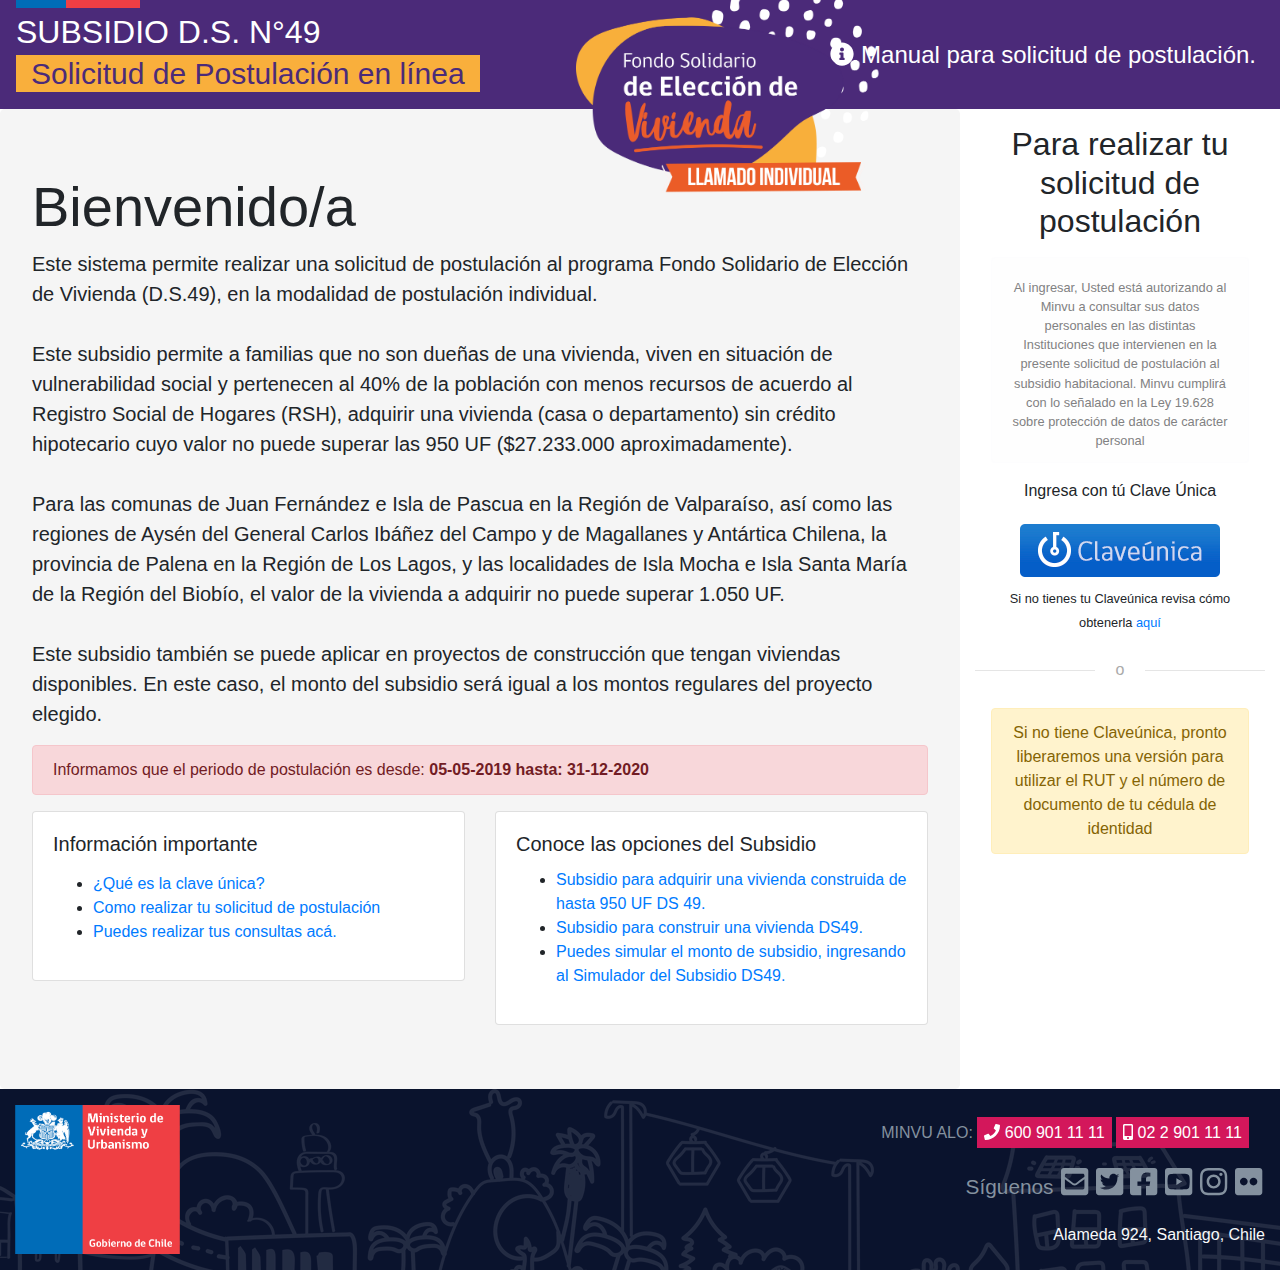
<file: index-VB-b.html>
<!DOCTYPE html>
<html lang="en">
<head>
<meta charset="utf-8">
<meta http-equiv="X-UA-Compatible" content="IE=edge">
<meta name="viewport" content="width=device-width, initial-scale=1">
<title>Portal de Postulación</title>
<link rel="icon" type="image/png" href="images/favicon.ico" />
<!-- Bootstrap -->
<link href="css/bootstrap-4.4.1.css" rel="stylesheet">
<link href="css/all.css" rel="stylesheet">
<link href="css/ds49.css" rel="stylesheet">
<!--load all styles --> 
<script defer src="js/all.js"></script> <!--load all styles -->


</head>
<body>
<div class="ds49">
  <nav class="navbar navbar-expand-lg navbar-light bg-primary"> <a class="navbar-brand" href="#">
    <h2>Subsidio D.S. N°49</h2>
    <span>Solicitud de Postulación en línea</span> <img class="logo-campana" src="images/logo-ds49.png" alt="DS49 Llamado Individual"> </a>
    <button class="navbar-toggler" type="button" data-toggle="collapse" data-target="#navbarNav" aria-controls="navbarNav" aria-expanded="false" aria-label="Toggle navigation"> <span class="navbar-toggler-icon"></span> </button>
    <div class="collapse navbar-collapse" id="navbarNav">
      <ul class="navbar-nav justify-content-end w-100">
        <li class="nav-item active"> <a class="nav-link manual" href="#"><i class="fas fa-info-circle"></i> Manual para solicitud de postulación.</a> </li>
      </ul>
    </div>
  </nav>
  <!-- body code goes here -->
  
  <div class="container-fluid ">
    <div class="row">
      <div class="col col-sm-6 col-md-9 p-0">
        <div class="jumbotron mb-0 ds49">
          <h1 class="display-4">Bienvenido/a</h1>
          <p class="lead">Este <strong>sistema permite realizar una solicitud de postulación</strong> al programa Fondo Solidario de Elección de Vivienda (D.S.49), en la modalidad de postulación individual.<br>
            <br>
            Este <strong>subsidio permite a familias que no son dueñas de una vivienda</strong>, viven en situación de vulnerabilidad social y pertenecen al <strong>40% de la población</strong> con menos recursos de acuerdo al Registro Social de Hogares (RSH), <strong>adquirir una vivienda</strong> (casa o departamento) sin crédito hipotecario cuyo valor no puede superar las 950 UF ($27.233.000 aproximadamente).  <br>
            <br>
			  Para las comunas de Juan Fernández e Isla de Pascua en la Región de Valparaíso, así como las regiones de Aysén del General Carlos Ibáñez del Campo y de Magallanes y Antártica Chilena, la provincia de Palena en la Región de Los Lagos, y las localidades de Isla Mocha e Isla Santa María de la Región del Biobío, <strong>el valor de la vivienda a adquirir no puede superar 1.050 UF.</strong> <br>
            <br>

            Este subsidio <strong>también se puede aplicar en proyectos de construcción que tengan viviendas disponibles.</strong> En este caso, el monto del subsidio será igual a los montos regulares del proyecto elegido.

          </p>
			
          <div class="alert alert-danger">Informamos que el periodo de postulación es desde: <strong>05-05-2019 hasta: 31-12-2020</strong></div>
          <div class="row">
            <div class="col-sm-6">
              <div class="card">
                <div class="card-body">
                  <h5 class="card-title">Información importante</h5>
                  <p class="card-text">
                  <ul>
                    <li><a href="http://postulacionds49.minvu.cl/Home/ClaveUnica" target="_blank">¿Qué es la clave única? </a></li>
                    <li><a href="http://postulacionds49.minvu.cl/Manual_Usuario_Subsidio_DS49.pdf" target="_blank">Como realizar tu solicitud de postulación </a></li>
                    <li><a href="https://www.minvu.cl/contactenos/formulario-de-contacto/" target="_blank">Puedes realizar tus consultas acá.</a></li>
                  </ul>
                  </p>
                </div>
              </div>
            </div>
            <div class="col-sm-6">
              <div class="card">
                <div class="card-body">
                  <h5 class="card-title">Conoce las opciones del Subsidio</h5>
                  <ul>
                    <li><a href="https://www.minvu.cl/beneficio/vivienda/subsidio-para-comprar-una-vivienda-construida-de-hasta-950-uf-ds49/" target="_blank">Subsidio para adquirir una vivienda construida de hasta 950 UF DS 49.</a></li>
                    <li><a href="https://www.minvu.cl/beneficio/vivienda/subsidio-para-adquirir-una-vivienda-construida-de-hasta-950-uf-ds49/" target="_blank">Subsidio para construir una vivienda DS49.</a></li>
                    <li><a href="http://simuladorsubsidiods49.minvu.cl/" target="_blank">Puedes simular el monto de subsidio, ingresando al Simulador del Subsidio DS49.</a></li>
                  </ul>
                </div>
              </div>
            </div>
          </div>
          
        </div>
      </div>
      <div class="col col-sm-6 col-md-3 text-center position-sticky">
        <div class="row p-3">
		<div class="col-12 mb-1">
            <h2 class="mb-3">Para realizar tu solicitud de postulación </h2>
			<div class="alert alert-light" role="alert"><small class="text-center mt-2 d-block">Al ingresar, Usted está autorizando al Minvu a consultar sus datos personales en las distintas Instituciones que intervienen en la presente solicitud de postulación al subsidio habitacional.
Minvu cumplirá con lo señalado en la Ley 19.628 sobre protección de datos de carácter personal</small></div>
            <p class="text-center">Ingresa con tú Clave Única</p>
          </div>
          
          <div class="col-12 col-sm-12 col-sm-12 col-lg-12 col-xl-12 text-center"> <a href="#" title="Clave unica" class="rsh_btn"> <img class="img-fluid" src="images/btn_claveunica_202px.png"> </a> </div>
          <div class="col text-center pt-2"> <small>Si no tienes tu Claveúnica revisa cómo obtenerla <a href="https://claveunica.gob.cl/#steps" target="_blank">aquí</a></small></div>
        </div>
        <div class="login-or">
          <hr class="hr-or">
          <span class="span-or">o</span> </div>
        <div class="p-3">
          
			<div class="alert alert-warning">Si no tiene Claveúnica, pronto liberaremos una versión para utilizar el RUT y el número de documento de tu cédula de identidad</div>


        </div>
      </div>
    </div>
  </div>
</div>
<div id="footer">
  <div class="container-fluid">
    <div class="footer_top">
      <div class="row">
        <div class="col-md-2 logo mb-3"> <img src="images/logo-minvu.svg" alt="http://Minvu"> </div>
        <div class="col-md-10 text-right">
          <div class="contacto p-3"> MINVU ALO: <a href="tel:6009011111" class="fono1" title="Teléfono"><i class="fas fa-phone"></i> 600 901 11 11</a> <a href="tel:0229011111" class="fono1" title="Teléfono"><i class="fas fa-mobile-alt"></i> 02 2 901 11 11</a></div>
          <ul class="redes">
            <li>Síguenos</li>
            <li> <a href="https://www.minvu.cl/contactenos/formulario-de-contacto/" title="Contacto"><i class="fab fas fa-envelope-square"></i></a> </li>
            <li> <a href="https://twitter.com/Minvu" target="_blank" title="Twitter"><i class="fab fa-twitter-square"></i></a> </li>
            <li> <a href="https://www.facebook.com/MinvuChile" target="_blank" title="Facebook"><i class="fab fa-facebook-square"></i></a> </li>
            <li> <a href="https://www.youtube.com/user/Minvuchile" target="_blank" title="Youtube"><i class="fab fa-youtube-square"></i></a> </li>
            <li> <a href="https://www.instagram.com/minvuchile/" target="_blank" title="Instagram"><i class="fab fa-instagram"></i></a> </li>
            <li> <a href="https://www.flickr.com/photos/minvu/sets/" target="_blank" title="Flickr"><i class="fab fa-flickr"></i></a> </li>
          </ul>
          <p class="text-light mb-2">Alameda 924, Santiago, Chile</p>
        </div>
      </div>
    </div>
  </div>
</div>
</div>
<!-- jQuery (necessary for Bootstrap's JavaScript plugins) --> 
<script src="js/jquery-3.4.1.min.js"></script> 

<!-- Include all compiled plugins (below), or include individual files as needed --> 
<script src="js/popper.min.js"></script> 
<script src="js/bootstrap-4.4.1.js"></script>
</body>
</html>
</file>
<file: css/ds49.css>
@charset "UTF-8";
/* CSS Document */

.ds49 .navbar {
    background: #4b2a79!important;
}
.ds49 .navbar a, .navbar li a {
    color: #fff!important;
}
.ds49 .navbar a.dropdown-item {
    color: #000!important;
}
.ds49 .jumbotron {
    background: #f5f5f5;
}
.ds49 .navbar-brand::before {
    content: '';
    background: url("../images/line-head-title.jpg") top left no-repeat;
    position: absolute;
    top: 0;
    width: 300px;
    height: 10px;
}
.ds49 .navbar-brand h2 {
    text-transform: uppercase;
    margin: 0px;
    font-weight: 400;
}
.ds49 .navbar-brand span {
    font-size: 1.5em;
    font-weight: 300;
    background: #f9af3c;
    color: #4b2b79;
    padding: 2px 15px;
	white-space: normal;
}
.logo-campana {
    max-width: 320px;
    position: absolute;
    top: -20px;
    left: 45%;
    z-index: 99;
}
/* Small devices (portrait tablets and large phones, 600px and up) */

.manual {
    font-size: 1.5em;
    font-weight: 200;
}
#footer {
    background: #0A132D url("../images/footer-trama-b.png") top center;
}
.footer_top{padding-top: 1em;}
.redes li {
    display: inline-block;
    padding-right: 3px;
    color: #84919F;
    font-size: 1.3em;
}
.redes li a {
    color: #84919F;
    font-size: 1.5em;
}
.contacto {
    color: #84919F;
}
.contacto a {
    background: #d3175b;
    padding: 7px;
    color: #fff;
}
.login-or {
    position: relative;
    color: #aaa;
    margin-top: 10px;
    margin-bottom: 10px;
    padding-top: 10px;
    padding-bottom: 10px;
}
.span-or {
    display: block;
    position: absolute;
    left: 50%;
    top: -2px;
    margin-left: -25px;
    background-color: #fff;
    width: 50px;
    text-align: center;
}
.hr-or {
    height: 1px;
    margin-top: 0px !important;
    margin-bottom: 0px !important;
}

@media (max-width: 1100px) {
.logo-campana {
    max-width: 320px;
    left: 42%;
    display: block;
}
}

@media (max-width: 1000px) {
.logo-campana {
    max-width: 320px;
    left: 35%;
    display: block;
}
}

@media (max-width: 800px) {
.logo-campana {
    max-width: 250px;
    position: relative;
    top: 0px;
    left: 0;
    display: block;
}
}
@media (max-width: 800px) {
.logo-campana {
    
    display: none;
}
}

.formulario{ padding: 1em 2em; border: 1px solid #ccc;margin-top: -1px; margin-bottom: 1em;}
.title-section{border-bottom: 1px solid rgba(232,232,232,0.7); padding-bottom: 0.8em; margin-bottom: 0.8em; font-size: 1.4em; color: #4b2a79;}
.control-display{border: 1px solid #ccc; padding: 0.5em; background: rgba(232,232,232,0.7)}
.page-header h1{
font-size: 2em;
    font-weight: 400;
    background: url("../images/linea_tit_h2.svg") left bottom no-repeat;
    padding: 0 0 10px;
    margin: 15px 0 10px 0;
}
.page-header small{font-size: 0.5em; display: block;}
.ayuda-icono{cursor: pointer;}

.form-horizontal{margin: 2em 0; padding: 1em; border-left: 8px solid #4b2b7940;}
.control-label{font-weight: 500; margin-top: 1em;}
.form-botones{margin-bottom: 1.2em;}

.box-resumen{}
.box-resumen .panel-title{font-size: 1.6em;font-weight: 200;}

.contrato{padding-bottom: 2em;}
/************************** PASO A PASO *************************************/
/************************** PASO A PASO *************************************/
/************************** PASO A PASO *************************************/
/************************** PASO A PASO *************************************/
/************************** PASO A PASO *************************************/
/************************** PASO A PASO *************************************/
/************************** PASO A PASO *************************************/

.wizard {margin-top: 2em;}
.process .nav-tabs {
        position: relative;
        margin-bottom: 0;
}

.process-step a:focus{outline:none}
.process{display:table;width:100%;position:relative}
.process-row{display:table-row}
.process-step{display:table-cell;text-align:center;position:relative;width: 20%;}
.process-step a.active{background: #eb5c28!important; color: #fff!important;border-color: #c78723!important;border-radius: 0px; position: relative;} 
.process-step a{
    color: #B2B2B2!important;
} 
.wizard .tab-content{ padding: 0 1em;}

.process-step a {font-size: 2em;}
.process-step a small{font-size: 14px; display:block;}

.process-step a.active:after, .process-step a.active:before {
	top: 100%;
	left: 50%;
	border: solid transparent;
	content: " ";
	height: 0;
	width: 0;
	position: absolute;
	pointer-events: none;
}

.process-step a.active:after {
	border-color: rgba(136, 183, 213, 0);
	border-top-color: #eb5c28;
	border-width: 10px;
	margin-left: -10px;
}
.process-step a.active:before {
	border-color: rgba(194, 225, 245, 0);
	border-top-color: #eb5c28;
	border-width: 16px;
	margin-left: -16px;
	z-index: 999;
}

@media (max-width: 560px) {
.process-step{display:block;width: 100%;}
.formulario {
    padding: 1em;
    border: none;
    
}
	.wizard .formulario {
    padding: 1em 0;
    border: none;
    
}
}

@media only screen and (max-width: 1280px) {
	
	/* Force table to not be like tables anymore */
	#no-more-tables table, 
	#no-more-tables thead, 
	#no-more-tables tbody, 
	#no-more-tables th, 
	#no-more-tables td, 
	#no-more-tables tr { 
		display: block; 
	}
 
	/* Hide table headers (but not display: none;, for accessibility) */
	#no-more-tables thead tr { 
		position: absolute;
		top: -9999px;
		left: -9999px;
	}
 
	#no-more-tables tr { border-top: 1px solid #ccc;border-left: 1px solid #ccc;border-right: 1px solid #ccc;margin-bottom: 1em; border-bottom: 4px solid #4b2b7940;}
 
	#no-more-tables td { 
		/* Behave  like a "row" */
		border: none;
		border-bottom: 1px solid #eee; 
		position: relative;
		padding-left: 50%; 
		/*white-space: normal;*/
		text-align:left;
	}
 
	#no-more-tables td:before { 
		/* Now like a table header */
		position: absolute;
		/* Top/left values mimic padding 
		top: 6px;*/
		left: 6px;
		width: 45%; 
		padding-right: 10px; 
		/*white-space: nowrap;*/
		text-align:left;
		font-weight: bold;
	}
 
	/*
	Label the data
	*/
	#no-more-tables td:before { content: attr(data-title); }
	#no-more-tables td:after { content: attr(data-description); font-size: 0.8em; display: block;}
}
</file>
